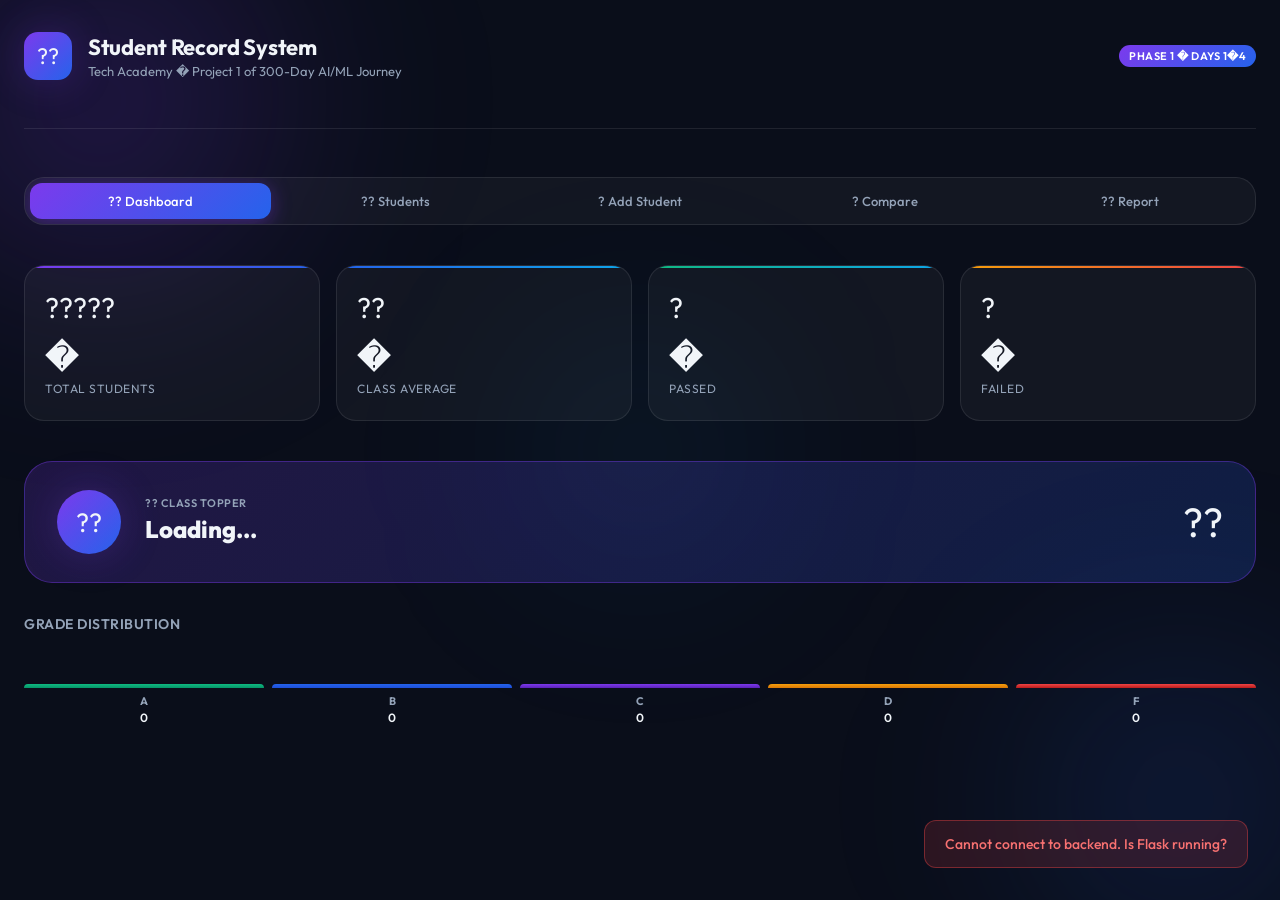
<file: phase1-python-oop/projects/project01-student-record/frontend/index.html>
<!DOCTYPE html>
<html lang="en">
<head>
  <meta charset="UTF-8" />
  <meta name="viewport" content="width=device-width, initial-scale=1.0" />
  <title>Student Record System � Tech Academy</title>
  <meta name="description" content="A modern student record system to manage, track, and analyze student performance at Tech Academy." />
  <link rel="preconnect" href="https://fonts.googleapis.com" />
  <link rel="preconnect" href="https://fonts.gstatic.com" crossorigin />
  <link href="https://fonts.googleapis.com/css2?family=Outfit:wght@300;400;500;600;700;800&display=swap" rel="stylesheet" />
  <style>
    :root {
      --bg-dark:       #0a0e1a;
      --bg-card:       rgba(255,255,255,0.04);
      --bg-card-hover: rgba(255,255,255,0.08);
      --border:        rgba(255,255,255,0.09);
      --border-bright: rgba(255,255,255,0.18);
      --accent-1:      #7c3aed;   /* violet */
      --accent-2:      #2563eb;   /* blue */
      --accent-3:      #0ea5e9;   /* sky */
      --accent-green:  #10b981;
      --accent-amber:  #f59e0b;
      --accent-red:    #ef4444;
      --text-primary:  #f1f5f9;
      --text-muted:    #94a3b8;
      --text-dim:      #64748b;
      --glow-violet:   0 0 40px rgba(124,58,237,0.25);
      --glow-blue:     0 0 40px rgba(37,99,235,0.25);
      --radius-md:     12px;
      --radius-lg:     20px;
      --radius-xl:     28px;
      --transition:    all 0.25s cubic-bezier(0.4,0,0.2,1);
    }

    *, *::before, *::after { box-sizing: border-box; margin: 0; padding: 0; }

    body {
      font-family: 'Outfit', sans-serif;
      background: var(--bg-dark);
      color: var(--text-primary);
      min-height: 100vh;
      overflow-x: hidden;
    }

    /* --- Background Orbs --- */
    .bg-orb {
      position: fixed;
      border-radius: 50%;
      filter: blur(100px);
      pointer-events: none;
      z-index: 0;
      animation: orbFloat 8s ease-in-out infinite;
    }
    .bg-orb-1 {
      width: 500px; height: 500px;
      background: radial-gradient(circle, rgba(124,58,237,0.3) 0%, transparent 70%);
      top: -150px; left: -150px;
      animation-delay: 0s;
    }
    .bg-orb-2 {
      width: 400px; height: 400px;
      background: radial-gradient(circle, rgba(37,99,235,0.25) 0%, transparent 70%);
      bottom: -100px; right: -100px;
      animation-delay: 4s;
    }
    .bg-orb-3 {
      width: 300px; height: 300px;
      background: radial-gradient(circle, rgba(14,165,233,0.15) 0%, transparent 70%);
      top: 50%; left: 50%;
      transform: translate(-50%,-50%);
      animation-delay: 2s;
    }
    @keyframes orbFloat {
      0%,100% { transform: translate(0,0); }
      50%      { transform: translate(20px,30px); }
    }

    /* --- Layout --- */
    .container {
      position: relative;
      z-index: 1;
      max-width: 1280px;
      margin: 0 auto;
      padding: 0 24px 80px;
    }

    /* --- Header --- */
    header {
      display: flex;
      align-items: center;
      justify-content: space-between;
      padding: 32px 0 48px;
      border-bottom: 1px solid var(--border);
      margin-bottom: 48px;
      flex-wrap: wrap;
      gap: 16px;
    }
    .header-brand { display: flex; align-items: center; gap: 16px; }
    .header-logo {
      width: 48px; height: 48px;
      background: linear-gradient(135deg, var(--accent-1), var(--accent-2));
      border-radius: 14px;
      display: flex; align-items: center; justify-content: center;
      font-size: 22px;
      box-shadow: var(--glow-violet);
    }
    .header-text h1 {
      font-size: 22px; font-weight: 700; letter-spacing: -0.3px;
    }
    .header-text p {
      font-size: 13px; color: var(--text-muted); margin-top: 2px;
    }
    .badge {
      background: linear-gradient(135deg, var(--accent-1), var(--accent-2));
      color: white;
      font-size: 11px; font-weight: 600;
      padding: 4px 10px; border-radius: 20px;
      text-transform: uppercase; letter-spacing: 0.5px;
    }

    /* --- Tabs --- */
    .tabs {
      display: flex; gap: 4px;
      background: var(--bg-card);
      border: 1px solid var(--border);
      border-radius: var(--radius-lg);
      padding: 5px;
      overflow-x: auto;
      margin-bottom: 40px;
    }
    .tab-btn {
      flex: 1; min-width: 100px;
      padding: 10px 16px;
      background: none; border: none;
      border-radius: 12px;
      color: var(--text-muted);
      font-family: 'Outfit', sans-serif;
      font-size: 13px; font-weight: 500;
      cursor: pointer;
      transition: var(--transition);
      white-space: nowrap;
      display: flex; align-items: center; justify-content: center; gap: 6px;
    }
    .tab-btn:hover { color: var(--text-primary); background: var(--bg-card-hover); }
    .tab-btn.active {
      background: linear-gradient(135deg, var(--accent-1), var(--accent-2));
      color: white;
      box-shadow: 0 4px 20px rgba(124,58,237,0.4);
    }

    /* --- Section --- */
    .section { display: none; animation: fadeIn 0.3s ease; }
    .section.active { display: block; }
    @keyframes fadeIn { from { opacity: 0; transform: translateY(8px); } to { opacity: 1; transform: translateY(0); } }

    /* --- Stats Grid --- */
    .stats-grid {
      display: grid;
      grid-template-columns: repeat(auto-fit, minmax(180px, 1fr));
      gap: 16px;
      margin-bottom: 40px;
    }
    .stat-card {
      background: var(--bg-card);
      border: 1px solid var(--border);
      border-radius: var(--radius-lg);
      padding: 24px 20px;
      transition: var(--transition);
      position: relative;
      overflow: hidden;
    }
    .stat-card::before {
      content: '';
      position: absolute;
      top: 0; left: 0; right: 0;
      height: 2px;
      border-radius: 2px;
    }
    .stat-card.violet::before { background: linear-gradient(90deg, var(--accent-1), var(--accent-2)); }
    .stat-card.sky::before    { background: linear-gradient(90deg, var(--accent-2), var(--accent-3)); }
    .stat-card.green::before  { background: linear-gradient(90deg, var(--accent-green), var(--accent-3)); }
    .stat-card.amber::before  { background: linear-gradient(90deg, var(--accent-amber), var(--accent-red)); }
    .stat-card:hover { border-color: var(--border-bright); transform: translateY(-2px); box-shadow: 0 12px 32px rgba(0,0,0,0.3); }
    .stat-icon { font-size: 28px; margin-bottom: 12px; }
    .stat-value { font-size: 32px; font-weight: 800; letter-spacing: -1px; }
    .stat-label { font-size: 12px; color: var(--text-muted); margin-top: 4px; text-transform: uppercase; letter-spacing: 0.5px; }

    /* --- Grade Distribution Bar --- */
    .grade-bar-wrap { margin-bottom: 40px; }
    .grade-bar-title { font-size: 14px; font-weight: 600; color: var(--text-muted); margin-bottom: 12px; text-transform: uppercase; letter-spacing: 0.5px; }
    .grade-bars { display: flex; gap: 8px; align-items: flex-end; height: 80px; }
    .grade-bar-col { display: flex; flex-direction: column; align-items: center; flex: 1; }
    .grade-bar-fill {
      width: 100%; border-radius: 6px 6px 0 0;
      min-height: 4px;
      transition: height 0.8s cubic-bezier(0.4,0,0.2,1);
    }
    .grade-bar-fill.A { background: linear-gradient(180deg, #10b981, #059669); }
    .grade-bar-fill.B { background: linear-gradient(180deg, #2563eb, #1d4ed8); }
    .grade-bar-fill.C { background: linear-gradient(180deg, #7c3aed, #5b21b6); }
    .grade-bar-fill.D { background: linear-gradient(180deg, #f59e0b, #d97706); }
    .grade-bar-fill.F { background: linear-gradient(180deg, #ef4444, #b91c1c); }
    .grade-bar-label { font-size: 11px; font-weight: 700; margin-top: 6px; color: var(--text-muted); }
    .grade-bar-count { font-size: 12px; font-weight: 600; color: var(--text-primary); margin-top: 2px; }

    /* --- Search Bar --- */
    .search-row {
      display: flex; gap: 12px; margin-bottom: 24px; flex-wrap: wrap;
    }
    .search-wrap {
      position: relative; flex: 1; min-width: 240px;
    }
    .search-icon {
      position: absolute; left: 16px; top: 50%; transform: translateY(-50%);
      color: var(--text-dim); font-size: 16px; pointer-events: none;
    }
    input[type="text"], input[type="number"], select {
      background: var(--bg-card);
      border: 1px solid var(--border);
      border-radius: var(--radius-md);
      color: var(--text-primary);
      font-family: 'Outfit', sans-serif;
      font-size: 14px;
      padding: 12px 16px;
      outline: none;
      transition: var(--transition);
      width: 100%;
    }
    input[type="text"]:focus, input[type="number"]:focus, select:focus {
      border-color: var(--accent-1);
      box-shadow: 0 0 0 3px rgba(124,58,237,0.2);
    }
    .search-wrap input { padding-left: 44px; }
    select option { background: #1e2035; }

    /* --- Buttons --- */
    .btn {
      display: inline-flex; align-items: center; gap: 8px;
      padding: 11px 20px;
      border: none; border-radius: var(--radius-md);
      font-family: 'Outfit', sans-serif;
      font-size: 13px; font-weight: 600;
      cursor: pointer;
      transition: var(--transition);
      white-space: nowrap;
    }
    .btn-primary {
      background: linear-gradient(135deg, var(--accent-1), var(--accent-2));
      color: white;
      box-shadow: 0 4px 20px rgba(124,58,237,0.4);
    }
    .btn-primary:hover { transform: translateY(-1px); box-shadow: 0 8px 30px rgba(124,58,237,0.5); }
    .btn-secondary {
      background: var(--bg-card);
      border: 1px solid var(--border);
      color: var(--text-primary);
    }
    .btn-secondary:hover { border-color: var(--border-bright); background: var(--bg-card-hover); }
    .btn-danger {
      background: rgba(239,68,68,0.1);
      border: 1px solid rgba(239,68,68,0.3);
      color: #f87171;
    }
    .btn-danger:hover { background: rgba(239,68,68,0.2); border-color: rgba(239,68,68,0.6); }
    .btn-green {
      background: rgba(16,185,129,0.15);
      border: 1px solid rgba(16,185,129,0.3);
      color: #34d399;
    }
    .btn-green:hover { background: rgba(16,185,129,0.25); }
    .btn-sm { padding: 7px 12px; font-size: 12px; }

    /* --- Student Table --- */
    .table-wrap {
      background: var(--bg-card);
      border: 1px solid var(--border);
      border-radius: var(--radius-lg);
      overflow: hidden;
    }
    table { width: 100%; border-collapse: collapse; }
    thead tr { border-bottom: 1px solid var(--border); }
    thead th {
      padding: 14px 16px;
      text-align: left;
      font-size: 11px; font-weight: 600;
      color: var(--text-dim);
      text-transform: uppercase; letter-spacing: 0.7px;
    }
    tbody tr {
      border-bottom: 1px solid var(--border);
      transition: var(--transition);
    }
    tbody tr:last-child { border-bottom: none; }
    tbody tr:hover { background: var(--bg-card-hover); }
    td { padding: 14px 16px; font-size: 14px; }

    /* --- Grade Pill --- */
    .grade-pill {
      display: inline-flex; align-items: center; justify-content: center;
      width: 28px; height: 28px;
      border-radius: 8px;
      font-size: 12px; font-weight: 700;
    }
    .grade-A { background: rgba(16,185,129,0.2); color: #34d399; }
    .grade-B { background: rgba(37,99,235,0.2); color: #60a5fa; }
    .grade-C { background: rgba(124,58,237,0.2); color: #a78bfa; }
    .grade-D { background: rgba(245,158,11,0.2); color: #fbbf24; }
    .grade-F { background: rgba(239,68,68,0.2); color: #f87171; }

    .status-pill {
      display: inline-block;
      padding: 3px 10px; border-radius: 20px;
      font-size: 11px; font-weight: 600;
    }
    .status-Pass { background: rgba(16,185,129,0.15); color: #34d399; }
    .status-Fail { background: rgba(239,68,68,0.15); color: #f87171; }

    .section-tag {
      display: inline-block;
      background: rgba(124,58,237,0.15);
      color: #a78bfa;
      border: 1px solid rgba(124,58,237,0.3);
      padding: 2px 8px; border-radius: 6px;
      font-size: 11px; font-weight: 600;
    }

    .avg-bar-wrap { display: flex; align-items: center; gap: 8px; min-width: 140px; }
    .avg-bar-bg {
      flex: 1; height: 6px; background: rgba(255,255,255,0.05);
      border-radius: 3px; overflow: hidden;
    }
    .avg-bar-fill {
      height: 100%; border-radius: 3px;
      background: linear-gradient(90deg, var(--accent-1), var(--accent-3));
      transition: width 0.6s cubic-bezier(0.4,0,0.2,1);
    }
    .avg-text { font-size: 13px; font-weight: 600; min-width: 36px; }

    /* --- Add Student Form --- */
    .form-card {
      background: var(--bg-card);
      border: 1px solid var(--border);
      border-radius: var(--radius-xl);
      padding: 36px;
      max-width: 560px;
    }
    .form-title {
      font-size: 20px; font-weight: 700; margin-bottom: 8px;
    }
    .form-subtitle {
      font-size: 13px; color: var(--text-muted); margin-bottom: 32px;
    }
    .form-grid { display: grid; gap: 16px; }
    .form-group { display: flex; flex-direction: column; gap: 6px; }
    .form-label { font-size: 12px; font-weight: 600; color: var(--text-muted); text-transform: uppercase; letter-spacing: 0.5px; }
    .marks-hint { font-size: 11px; color: var(--text-dim); margin-top: 4px; }

    .success-toast, .error-toast {
      position: fixed; bottom: 32px; right: 32px;
      padding: 14px 20px;
      border-radius: var(--radius-md);
      font-size: 14px; font-weight: 500;
      z-index: 1000;
      animation: slideInToast 0.3s ease;
      max-width: 360px;
    }
    .success-toast {
      background: rgba(16,185,129,0.15);
      border: 1px solid rgba(16,185,129,0.4);
      color: #34d399;
    }
    .error-toast {
      background: rgba(239,68,68,0.15);
      border: 1px solid rgba(239,68,68,0.4);
      color: #f87171;
    }
    @keyframes slideInToast {
      from { opacity: 0; transform: translateY(20px); }
      to   { opacity: 1; transform: translateY(0); }
    }

    /* --- Compare Section --- */
    .compare-card {
      background: var(--bg-card);
      border: 1px solid var(--border);
      border-radius: var(--radius-xl);
      padding: 36px;
    }
    .compare-grid { display: grid; grid-template-columns: 1fr auto 1fr; gap: 20px; align-items: center; margin-top: 24px; }
    .vs-badge {
      width: 44px; height: 44px;
      background: linear-gradient(135deg, var(--accent-1), var(--accent-2));
      border-radius: 50%;
      display: flex; align-items: center; justify-content: center;
      font-size: 13px; font-weight: 800;
      box-shadow: var(--glow-violet);
    }
    .compare-result {
      margin-top: 24px;
      padding: 20px;
      background: rgba(124,58,237,0.1);
      border: 1px solid rgba(124,58,237,0.3);
      border-radius: var(--radius-md);
      font-size: 16px; font-weight: 600;
      text-align: center;
      color: #a78bfa;
      display: none;
    }

    /* --- Report Tab --- */
    .report-controls { display: flex; gap: 12px; margin-bottom: 24px; flex-wrap: wrap; align-items: center; }

    /* --- Rank Medal --- */
    .rank-medal { font-size: 16px; }

    /* --- Empty State --- */
    .empty-state {
      text-align: center; padding: 80px 20px;
      color: var(--text-dim);
    }
    .empty-state-icon { font-size: 48px; margin-bottom: 16px; opacity: 0.5; }
    .empty-state p { font-size: 15px; }

    /* --- Loading --- */
    .spinner {
      width: 20px; height: 20px;
      border: 2px solid rgba(255,255,255,0.2);
      border-top-color: white;
      border-radius: 50%;
      animation: spin 0.6s linear infinite;
      display: inline-block;
    }
    @keyframes spin { to { transform: rotate(360deg); } }

    /* --- Topper Highlight --- */
    .topper-card {
      background: linear-gradient(135deg, rgba(124,58,237,0.2), rgba(37,99,235,0.2));
      border: 1px solid rgba(124,58,237,0.4);
      border-radius: var(--radius-xl);
      padding: 28px 32px;
      margin-bottom: 32px;
      display: flex; align-items: center; gap: 24px;
      flex-wrap: wrap;
    }
    .topper-avatar {
      width: 64px; height: 64px;
      background: linear-gradient(135deg, var(--accent-1), var(--accent-2));
      border-radius: 50%;
      display: flex; align-items: center; justify-content: center;
      font-size: 26px;
      box-shadow: var(--glow-violet);
      flex-shrink: 0;
    }
    .topper-info { flex: 1; }
    .topper-label { font-size: 11px; font-weight: 600; color: var(--text-muted); text-transform: uppercase; letter-spacing: 0.5px; margin-bottom: 4px; }
    .topper-name { font-size: 24px; font-weight: 800; }
    .topper-avg { font-size: 14px; color: #a78bfa; margin-top: 4px; }
    .topper-crown { font-size: 40px; }

    /* --- Responsive --- */
    @media (max-width: 640px) {
      .compare-grid { grid-template-columns: 1fr; }
      .vs-badge { margin: 0 auto; }
      .form-card { padding: 24px; }
      .topper-card { flex-direction: column; text-align: center; }
    }
  </style>
</head>
<body>

<!-- Background orbs -->
<div class="bg-orb bg-orb-1"></div>
<div class="bg-orb bg-orb-2"></div>
<div class="bg-orb bg-orb-3"></div>

<div class="container">

  <!-- Header -->
  <header>
    <div class="header-brand">
      <div class="header-logo">??</div>
      <div class="header-text">
        <h1>Student Record System</h1>
        <p>Tech Academy � Project 1 of 300-Day AI/ML Journey</p>
      </div>
    </div>
    <span class="badge">Phase 1 � Days 1�4</span>
  </header>

  <!-- Tabs -->
  <nav class="tabs" role="tablist">
    <button class="tab-btn active" id="tab-dashboard" onclick="switchTab('dashboard')" role="tab">?? Dashboard</button>
    <button class="tab-btn" id="tab-students" onclick="switchTab('students')" role="tab">?? Students</button>
    <button class="tab-btn" id="tab-add" onclick="switchTab('add')" role="tab">? Add Student</button>
    <button class="tab-btn" id="tab-compare" onclick="switchTab('compare')" role="tab">? Compare</button>
    <button class="tab-btn" id="tab-report" onclick="switchTab('report')" role="tab">?? Report</button>
  </nav>

  <!-- -------------------------------------- DASHBOARD -- -->
  <section class="section active" id="sec-dashboard">

    <!-- Stats -->
    <div class="stats-grid" id="stats-grid">
      <div class="stat-card violet">
        <div class="stat-icon">?????</div>
        <div class="stat-value" id="stat-total">�</div>
        <div class="stat-label">Total Students</div>
      </div>
      <div class="stat-card sky">
        <div class="stat-icon">??</div>
        <div class="stat-value" id="stat-avg">�</div>
        <div class="stat-label">Class Average</div>
      </div>
      <div class="stat-card green">
        <div class="stat-icon">?</div>
        <div class="stat-value" id="stat-pass">�</div>
        <div class="stat-label">Passed</div>
      </div>
      <div class="stat-card amber">
        <div class="stat-icon">?</div>
        <div class="stat-value" id="stat-fail">�</div>
        <div class="stat-label">Failed</div>
      </div>
    </div>

    <!-- Topper -->
    <div class="topper-card" id="topper-card">
      <div class="topper-avatar">??</div>
      <div class="topper-info">
        <div class="topper-label">?? Class Topper</div>
        <div class="topper-name" id="topper-name">Loading...</div>
        <div class="topper-avg" id="topper-avg"></div>
      </div>
      <div class="topper-crown">??</div>
    </div>

    <!-- Grade Distribution -->
    <div class="grade-bar-wrap">
      <div class="grade-bar-title">Grade Distribution</div>
      <div class="grade-bars" id="grade-bars">
        <div class="grade-bar-col">
          <div class="grade-bar-fill A" id="bar-A" style="height:0"></div>
          <div class="grade-bar-label">A</div>
          <div class="grade-bar-count" id="cnt-A">0</div>
        </div>
        <div class="grade-bar-col">
          <div class="grade-bar-fill B" id="bar-B" style="height:0"></div>
          <div class="grade-bar-label">B</div>
          <div class="grade-bar-count" id="cnt-B">0</div>
        </div>
        <div class="grade-bar-col">
          <div class="grade-bar-fill C" id="bar-C" style="height:0"></div>
          <div class="grade-bar-label">C</div>
          <div class="grade-bar-count" id="cnt-C">0</div>
        </div>
        <div class="grade-bar-col">
          <div class="grade-bar-fill D" id="bar-D" style="height:0"></div>
          <div class="grade-bar-label">D</div>
          <div class="grade-bar-count" id="cnt-D">0</div>
        </div>
        <div class="grade-bar-col">
          <div class="grade-bar-fill F" id="bar-F" style="height:0"></div>
          <div class="grade-bar-label">F</div>
          <div class="grade-bar-count" id="cnt-F">0</div>
        </div>
      </div>
    </div>

  </section>

  <!-- -------------------------------------- STUDENTS -- -->
  <section class="section" id="sec-students">

    <div class="search-row">
      <div class="search-wrap">
        <span class="search-icon">??</span>
        <input type="text" id="search-input" placeholder="Search student by name�" oninput="filterStudents()" />
      </div>
      <select id="filter-section" onchange="filterStudents()">
        <option value="">All Sections</option>
        <option value="A">Section A</option>
        <option value="B">Section B</option>
        <option value="C">Section C</option>
      </select>
      <button class="btn btn-primary" onclick="loadStudents()">?? Refresh</button>
    </div>

    <div class="table-wrap">
      <table id="students-table">
        <thead>
          <tr>
            <th>#</th>
            <th>Name</th>
            <th>Section</th>
            <th>Marks</th>
            <th>Average</th>
            <th>Grade</th>
            <th>Status</th>
            <th>Actions</th>
          </tr>
        </thead>
        <tbody id="students-tbody">
          <tr><td colspan="8" style="text-align:center;padding:40px;color:var(--text-dim)"><div class="spinner"></div></td></tr>
        </tbody>
      </table>
    </div>

  </section>

  <!-- -------------------------------------- ADD STUDENT -- -->
  <section class="section" id="sec-add">
    <div class="form-card">
      <div class="form-title">? Add New Student</div>
      <div class="form-subtitle">Your Python <code style="background:rgba(255,255,255,0.07);padding:2px 6px;border-radius:4px">create_student()</code> function powers this!</div>

      <form class="form-grid" id="add-form" onsubmit="addStudent(event)">
        <div class="form-group">
          <label class="form-label" for="new-name">Student Name</label>
          <input type="text" id="new-name" placeholder="e.g. Riya Sharma" required />
        </div>

        <div class="form-group">
          <label class="form-label" for="new-section">Section</label>
          <select id="new-section">
            <option value="A">Section A</option>
            <option value="B">Section B</option>
            <option value="C">Section C</option>
          </select>
        </div>

        <div class="form-group">
          <label class="form-label" for="new-marks">Marks (comma-separated)</label>
          <input type="text" id="new-marks" placeholder="e.g. 85, 90, 78" required />
          <div class="marks-hint">Enter marks for each subject separated by commas</div>
        </div>

        <button type="submit" class="btn btn-primary" id="add-btn" style="margin-top:8px">
          ? Add Student
        </button>
      </form>
    </div>
  </section>

  <!-- -------------------------------------- COMPARE -- -->
  <section class="section" id="sec-compare">
    <div class="compare-card">
      <div class="form-title">? Compare Students</div>
      <div class="form-subtitle">Uses your Day 3 <code style="background:rgba(255,255,255,0.07);padding:2px 6px;border-radius:4px">compare_students()</code> function</div>

      <div class="compare-grid">
        <div class="form-group">
          <label class="form-label">Student A</label>
          <input type="text" id="compare-a" placeholder="e.g. Uday" />
        </div>
        <div class="vs-badge">VS</div>
        <div class="form-group">
          <label class="form-label">Student B</label>
          <input type="text" id="compare-b" placeholder="e.g. Sneha" />
        </div>
      </div>

      <button class="btn btn-primary" style="margin-top:20px" onclick="doCompare()">? Compare Now</button>

      <div class="compare-result" id="compare-result"></div>
    </div>
  </section>

  <!-- -------------------------------------- REPORT -- -->
  <section class="section" id="sec-report">

    <div class="report-controls">
      <select id="report-section" onchange="loadReport()">
        <option value="">All Sections</option>
        <option value="A">Section A</option>
        <option value="B">Section B</option>
        <option value="C">Section C</option>
      </select>
      <button class="btn btn-green" onclick="exportCSV()">?? Export CSV</button>
      <button class="btn btn-secondary" onclick="loadReport()">?? Refresh</button>
    </div>

    <div class="table-wrap">
      <table>
        <thead>
          <tr>
            <th>Rank</th>
            <th>Name</th>
            <th>Section</th>
            <th>Average</th>
            <th>Grade</th>
            <th>Status</th>
          </tr>
        </thead>
        <tbody id="report-tbody">
          <tr><td colspan="6" style="text-align:center;padding:40px;color:var(--text-dim)"><div class="spinner"></div></td></tr>
        </tbody>
      </table>
    </div>

  </section>

</div><!-- /container -->

<!-- Toast container -->
<div id="toast-container"></div>

<script>
const API = "http://localhost:5000/api";

// --------------- TAB SWITCHING ---------------
function switchTab(name) {
  document.querySelectorAll(".tab-btn").forEach(b => b.classList.remove("active"));
  document.querySelectorAll(".section").forEach(s => s.classList.remove("active"));
  document.getElementById("tab-" + name).classList.add("active");
  document.getElementById("sec-" + name).classList.add("active");

  if (name === "dashboard") { loadStats(); }
  if (name === "students")  { loadStudents(); }
  if (name === "report")    { loadReport(); }
}

// --------------- TOAST ---------------
function showToast(msg, type = "success") {
  const t = document.createElement("div");
  t.className = type === "success" ? "success-toast" : "error-toast";
  t.textContent = msg;
  document.getElementById("toast-container").appendChild(t);
  setTimeout(() => t.remove(), 3500);
}

// --------------- STATS / DASHBOARD ---------------
let _allStudents = [];

async function loadStats() {
  try {
    const [stats, topper] = await Promise.all([
      fetch(`${API}/stats`).then(r => r.json()),
      fetch(`${API}/topper`).then(r => r.json()),
    ]);

    animateNumber("stat-total", stats.count);
    animateNumber("stat-avg", stats.avg_of_avgs, true);
    animateNumber("stat-pass", stats.pass_count);
    animateNumber("stat-fail", stats.fail_count);

    document.getElementById("topper-name").textContent = stats.topper || "�";
    document.getElementById("topper-avg").textContent = topper.avg
      ? `Average: ${topper.avg}  �  Grade: ${topper.grade}`
      : "";

    // Grade bars
    const gradeData = stats.grade_distribution || {};
    const maxCount = Math.max(...Object.values(gradeData), 1);
    const maxHeight = 60; // px
    ["A","B","C","D","F"].forEach(g => {
      const count = gradeData[g] || 0;
      const height = Math.round((count / maxCount) * maxHeight);
      document.getElementById("bar-" + g).style.height = height + "px";
      document.getElementById("cnt-" + g).textContent = count;
    });

  } catch (e) {
    showToast("Cannot connect to backend. Is Flask running?", "error");
  }
}

function animateNumber(id, target, isFloat = false) {
  const el = document.getElementById(id);
  const start = 0;
  const duration = 700;
  const startTime = performance.now();
  function update(now) {
    const t = Math.min((now - startTime) / duration, 1);
    const ease = 1 - Math.pow(1 - t, 3);
    const val = start + (target - start) * ease;
    el.textContent = isFloat ? val.toFixed(1) : Math.round(val);
    if (t < 1) requestAnimationFrame(update);
  }
  requestAnimationFrame(update);
}

// --------------- STUDENTS ---------------
async function loadStudents() {
  try {
    const data = await fetch(`${API}/students`).then(r => r.json());
    _allStudents = data;
    renderStudents(data);
  } catch (e) {
    document.getElementById("students-tbody").innerHTML =
      `<tr><td colspan="8" style="text-align:center;padding:40px;color:var(--accent-red)">?? Failed to load. Is Flask running?</td></tr>`;
  }
}

function renderStudents(list) {
  const tbody = document.getElementById("students-tbody");
  if (!list.length) {
    tbody.innerHTML = `<tr><td colspan="8"><div class="empty-state"><div class="empty-state-icon">??</div><p>No students found.</p></div></td></tr>`;
    return;
  }
  tbody.innerHTML = list.map((s, i) => `
    <tr id="row-${s.name}">
      <td style="color:var(--text-dim);font-size:12px">${i + 1}</td>
      <td style="font-weight:600">${s.name}</td>
      <td><span class="section-tag">${s.section}</span></td>
      <td style="color:var(--text-muted);font-size:12px">${(s.marks || []).join(", ")}</td>
      <td>
        <div class="avg-bar-wrap">
          <div class="avg-bar-bg">
            <div class="avg-bar-fill" style="width:${s.avg}%"></div>
          </div>
          <span class="avg-text">${s.avg}</span>
        </div>
      </td>
      <td><span class="grade-pill grade-${s.grade}">${s.grade}</span></td>
      <td><span class="status-pill status-${s.status}">${s.status}</span></td>
      <td>
        <div style="display:flex;gap:6px">
          <button class="btn btn-sm btn-danger" onclick="deleteStudent('${s.name}')">??</button>
        </div>
      </td>
    </tr>
  `).join("");
}

function filterStudents() {
  const q = document.getElementById("search-input").value.toLowerCase();
  const sec = document.getElementById("filter-section").value;
  const filtered = _allStudents.filter(s => {
    const matchName = s.name.toLowerCase().includes(q);
    const matchSec  = !sec || s.section === sec;
    return matchName && matchSec;
  });
  renderStudents(filtered);
}

async function deleteStudent(name) {
  if (!confirm(`Delete student "${name}"?`)) return;
  try {
    const res = await fetch(`${API}/students/${encodeURIComponent(name)}`, { method: "DELETE" });
    const data = await res.json();
    if (res.ok) {
      showToast(`? ${data.message}`);
      loadStudents();
      loadStats();
    } else {
      showToast("? " + data.error, "error");
    }
  } catch (e) {
    showToast("? Error connecting to backend", "error");
  }
}

// --------------- ADD STUDENT ---------------
async function addStudent(e) {
  e.preventDefault();
  const name    = document.getElementById("new-name").value.trim();
  const section = document.getElementById("new-section").value;
  const marksRaw = document.getElementById("new-marks").value;
  const marks   = marksRaw.split(",").map(m => parseFloat(m.trim())).filter(m => !isNaN(m));

  if (!name) { showToast("Name is required", "error"); return; }
  if (!marks.length) { showToast("Enter valid marks", "error"); return; }

  const btn = document.getElementById("add-btn");
  btn.innerHTML = '<div class="spinner"></div> Adding�';
  btn.disabled = true;

  try {
    const res = await fetch(`${API}/students`, {
      method: "POST",
      headers: { "Content-Type": "application/json" },
      body: JSON.stringify({ name, marks, section }),
    });
    const data = await res.json();
    if (res.ok) {
      showToast(`?? ${data.name} added! Average: ${data.avg} (${data.grade})`);
      document.getElementById("add-form").reset();
    } else {
      showToast("? " + data.error, "error");
    }
  } catch (e) {
    showToast("? Error connecting to backend", "error");
  } finally {
    btn.innerHTML = "? Add Student";
    btn.disabled = false;
  }
}

// --------------- COMPARE ---------------
async function doCompare() {
  const a = document.getElementById("compare-a").value.trim();
  const b = document.getElementById("compare-b").value.trim();
  if (!a || !b) { showToast("Enter both student names", "error"); return; }

  try {
    const res = await fetch(`${API}/compare?a=${encodeURIComponent(a)}&b=${encodeURIComponent(b)}`);
    const data = await res.json();
    const el = document.getElementById("compare-result");
    if (res.ok) {
      el.textContent = data.result;
      el.style.display = "block";
    } else {
      showToast("? " + data.error, "error");
      el.style.display = "none";
    }
  } catch (e) {
    showToast("? Error connecting to backend", "error");
  }
}

// --------------- REPORT ---------------
async function loadReport() {
  const sec = document.getElementById("report-section").value;
  const url = sec ? `${API}/report?section=${sec}` : `${API}/report`;
  try {
    const data = await fetch(url).then(r => r.json());
    const medals = ["??","??","??"];
    document.getElementById("report-tbody").innerHTML = data.map(r => `
      <tr>
        <td><span class="rank-medal">${medals[r.rank-1] || ""}</span> ${r.rank}</td>
        <td style="font-weight:600">${r.name}</td>
        <td><span class="section-tag">${r.section}</span></td>
        <td>
          <div class="avg-bar-wrap">
            <div class="avg-bar-bg">
              <div class="avg-bar-fill" style="width:${r.avg}%"></div>
            </div>
            <span class="avg-text">${r.avg}</span>
          </div>
        </td>
        <td><span class="grade-pill grade-${r.grade}">${r.grade}</span></td>
        <td><span class="status-pill status-${r.status}">${r.status}</span></td>
      </tr>
    `).join("");
  } catch (e) {
    document.getElementById("report-tbody").innerHTML =
      `<tr><td colspan="6" style="text-align:center;padding:40px;color:var(--accent-red)">?? Failed to load</td></tr>`;
  }
}

async function exportCSV() {
  const sec = document.getElementById("report-section").value;
  const url = sec ? `${API}/export?section=${sec}` : `${API}/export`;
  const a = document.createElement("a");
  a.href = url;
  a.download = "student_report.csv";
  a.click();
  showToast("?? CSV export started!");
}

// --------------- INIT ---------------
loadStats();
</script>
</body>
</html>
</file>
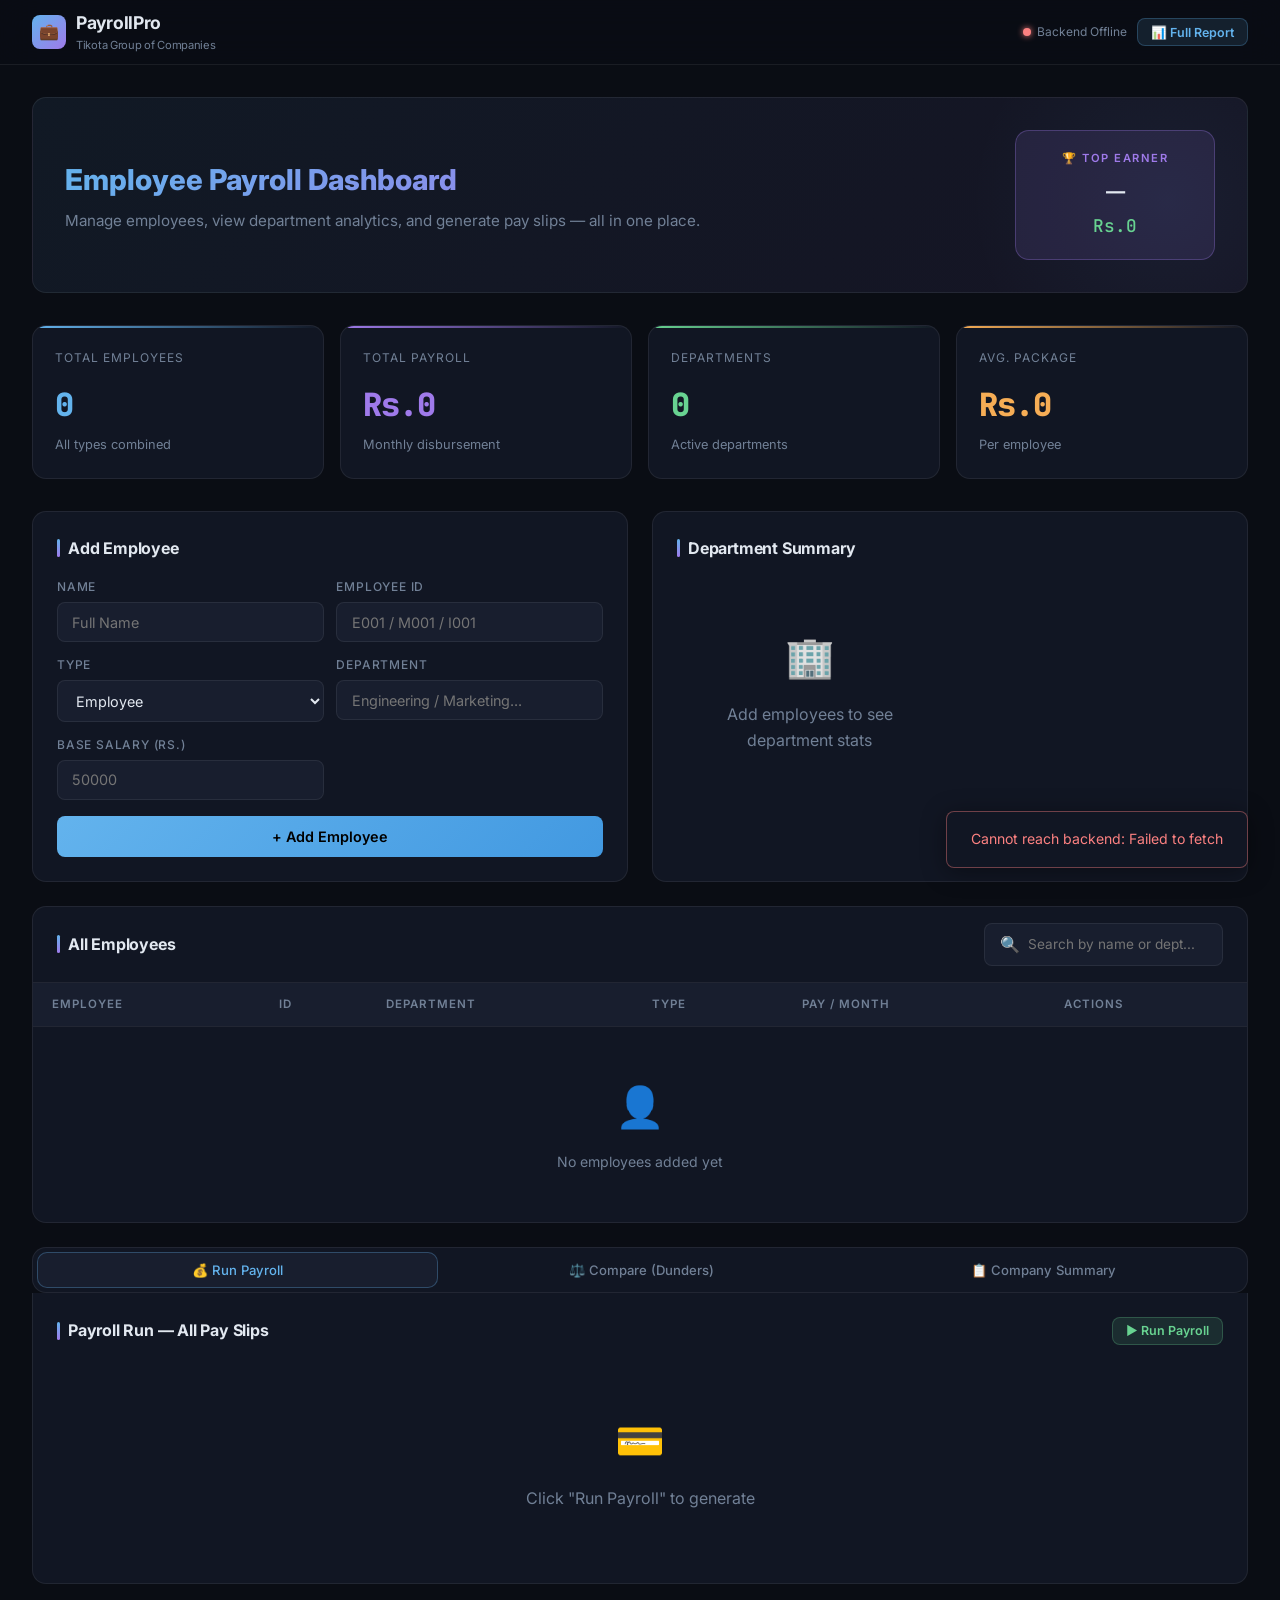
<file: phase1-python-oop/projects/project02-employee-payroll/frontend/index.html>
<!DOCTYPE html>
<html lang="en">
<head>
  <meta charset="UTF-8" />
  <meta name="viewport" content="width=device-width, initial-scale=1.0" />
  <title>PayrollPro — Employee Payroll Dashboard</title>
  <meta name="description" content="Tikota Group of Companies — Employee payroll management system with department analytics, pay slips, and salary reports." />
  <link rel="preconnect" href="https://fonts.googleapis.com" />
  <link href="https://fonts.googleapis.com/css2?family=Inter:wght@300;400;500;600;700;800&family=JetBrains+Mono:wght@400;500&display=swap" rel="stylesheet" />
  <style>
    /* ── DESIGN TOKENS ── */
    :root {
      --bg:          #0a0d14;
      --surface:     #111623;
      --surface2:    #181e2e;
      --border:      rgba(255,255,255,0.07);
      --border-glow: rgba(99,179,237,0.3);

      --accent:      #63b3ed;
      --accent2:     #9f7aea;
      --green:       #68d391;
      --amber:       #f6ad55;
      --red:         #fc8181;
      --teal:        #4fd1c5;

      --text:        #e2e8f0;
      --text-muted:  #718096;
      --text-dim:    #4a5568;

      --radius:      14px;
      --radius-sm:   8px;
      --shadow:      0 4px 24px rgba(0,0,0,0.4);
      --shadow-glow: 0 0 40px rgba(99,179,237,0.08);
    }

    * { box-sizing: border-box; margin: 0; padding: 0; }

    body {
      font-family: 'Inter', sans-serif;
      background: var(--bg);
      color: var(--text);
      min-height: 100vh;
      line-height: 1.6;
    }

    /* ── SCROLLBAR ── */
    ::-webkit-scrollbar { width: 6px; }
    ::-webkit-scrollbar-track { background: var(--bg); }
    ::-webkit-scrollbar-thumb { background: var(--border-glow); border-radius: 99px; }

    /* ── HEADER ── */
    header {
      position: sticky; top: 0; z-index: 100;
      background: rgba(10,13,20,0.85);
      backdrop-filter: blur(20px);
      border-bottom: 1px solid var(--border);
      padding: 0 2rem;
    }
    .header-inner {
      max-width: 1280px; margin: 0 auto; height: 64px;
      display: flex; align-items: center; justify-content: space-between;
    }
    .logo { display: flex; align-items: center; gap: 10px; font-weight: 700; font-size: 1.1rem; letter-spacing: -0.3px; }
    .logo-icon {
      width: 34px; height: 34px;
      background: linear-gradient(135deg, var(--accent), var(--accent2));
      border-radius: 8px; display: flex; align-items: center; justify-content: center; font-size: 16px;
    }
    .logo-sub { font-size: 0.7rem; color: var(--text-muted); font-weight: 400; }
    .header-actions { display: flex; gap: 10px; align-items: center; }

    /* ── STATUS DOT ── */
    .api-status {
      display: flex; align-items: center; gap: 6px;
      font-size: 0.75rem; color: var(--text-muted);
    }
    .status-dot {
      width: 8px; height: 8px; border-radius: 50%;
      background: var(--text-dim); transition: background 0.3s;
    }
    .status-dot.online  { background: var(--green); box-shadow: 0 0 6px var(--green); }
    .status-dot.offline { background: var(--red);   box-shadow: 0 0 6px var(--red); }

    /* ── LAYOUT ── */
    main { max-width: 1280px; margin: 0 auto; padding: 2rem; }

    /* ── HERO ── */
    .hero {
      background: linear-gradient(135deg, rgba(99,179,237,0.08) 0%, rgba(159,122,234,0.08) 100%);
      border: 1px solid var(--border); border-radius: var(--radius);
      padding: 2rem; margin-bottom: 2rem;
      display: flex; align-items: center; justify-content: space-between; gap: 2rem;
      position: relative; overflow: hidden;
    }
    .hero::before {
      content: ''; position: absolute; top: -50%; right: -10%;
      width: 400px; height: 400px;
      background: radial-gradient(circle, rgba(99,179,237,0.06) 0%, transparent 70%);
      pointer-events: none;
    }
    .hero-text h1 {
      font-size: 1.8rem; font-weight: 800;
      background: linear-gradient(135deg, var(--accent), var(--accent2));
      -webkit-background-clip: text; background-clip: text;
      -webkit-text-fill-color: transparent; margin-bottom: 0.4rem;
    }
    .hero-text p { color: var(--text-muted); font-size: 0.95rem; }

    .top-earner-badge {
      background: rgba(159,122,234,0.12); border: 1px solid rgba(159,122,234,0.3);
      border-radius: var(--radius); padding: 1.2rem 1.8rem;
      text-align: center; min-width: 200px; position: relative; z-index: 1;
    }
    .top-earner-badge .badge-label { font-size: 0.7rem; text-transform: uppercase; letter-spacing: 1.5px; color: var(--accent2); font-weight: 600; margin-bottom: 0.5rem; }
    .top-earner-badge .badge-name  { font-size: 1.2rem; font-weight: 700; margin-bottom: 0.3rem; }
    .top-earner-badge .badge-pay   { font-family: 'JetBrains Mono', monospace; font-size: 1.1rem; color: var(--green); font-weight: 500; }

    /* ── STATS GRID ── */
    .stats-grid { display: grid; grid-template-columns: repeat(4, 1fr); gap: 1rem; margin-bottom: 2rem; }
    .stat-card {
      background: var(--surface); border: 1px solid var(--border);
      border-radius: var(--radius); padding: 1.4rem;
      position: relative; overflow: hidden; transition: border-color 0.2s, transform 0.2s;
    }
    .stat-card:hover { border-color: var(--border-glow); transform: translateY(-2px); }
    .stat-card::after {
      content: ''; position: absolute; top: 0; left: 0; right: 0; height: 2px;
      border-radius: var(--radius) var(--radius) 0 0;
    }
    .stat-card.blue::after   { background: linear-gradient(90deg, var(--accent),  transparent); }
    .stat-card.purple::after { background: linear-gradient(90deg, var(--accent2), transparent); }
    .stat-card.green::after  { background: linear-gradient(90deg, var(--green),   transparent); }
    .stat-card.amber::after  { background: linear-gradient(90deg, var(--amber),   transparent); }
    .stat-label { font-size: 0.75rem; text-transform: uppercase; letter-spacing: 1px; color: var(--text-muted); margin-bottom: 0.7rem; }
    .stat-value { font-size: 2rem; font-weight: 800; font-family: 'JetBrains Mono', monospace; letter-spacing: -1px; }
    .stat-value.blue   { color: var(--accent); }
    .stat-value.purple { color: var(--accent2); }
    .stat-value.green  { color: var(--green); }
    .stat-value.amber  { color: var(--amber); }
    .stat-sub { font-size: 0.8rem; color: var(--text-muted); margin-top: 0.3rem; }

    /* ── SECTION TITLES ── */
    .section-title {
      font-size: 1rem; font-weight: 700; letter-spacing: -0.2px;
      margin-bottom: 1rem; display: flex; align-items: center; gap: 8px;
    }
    .section-title::before {
      content: ''; width: 3px; height: 18px;
      background: linear-gradient(to bottom, var(--accent), var(--accent2));
      border-radius: 2px;
    }

    /* ── TWO-COLUMN ── */
    .two-col { display: grid; grid-template-columns: 1fr 1fr; gap: 1.5rem; margin-bottom: 1.5rem; }

    /* ── PANEL ── */
    .panel { background: var(--surface); border: 1px solid var(--border); border-radius: var(--radius); padding: 1.5rem; }

    /* ── FORM ── */
    .form-grid { display: grid; grid-template-columns: 1fr 1fr; gap: 0.8rem; }
    .form-group { display: flex; flex-direction: column; gap: 6px; }
    .form-group.full { grid-column: 1 / -1; }
    label { font-size: 0.75rem; font-weight: 500; text-transform: uppercase; letter-spacing: 0.8px; color: var(--text-muted); }
    input, select {
      background: var(--surface2); border: 1px solid var(--border);
      border-radius: var(--radius-sm); color: var(--text);
      font-family: 'Inter', sans-serif; font-size: 0.9rem;
      padding: 0.65rem 0.9rem; outline: none;
      transition: border-color 0.2s, box-shadow 0.2s;
    }
    input:focus, select:focus { border-color: var(--accent); box-shadow: 0 0 0 3px rgba(99,179,237,0.12); }
    select option { background: var(--surface2); }

    /* ── BUTTONS ── */
    .btn { border: none; cursor: pointer; font-family: 'Inter', sans-serif; font-weight: 600; border-radius: var(--radius-sm); transition: all 0.2s; }
    .btn-primary {
      background: linear-gradient(135deg, var(--accent), #4299e1);
      color: #000; padding: 0.75rem 1.5rem; font-size: 0.9rem; width: 100%; margin-top: 1rem;
    }
    .btn-primary:hover   { transform: translateY(-1px); box-shadow: 0 4px 20px rgba(99,179,237,0.35); }
    .btn-primary:active  { transform: translateY(0); }
    .btn-primary:disabled { opacity: 0.5; cursor: not-allowed; transform: none; }
    .btn-sm { padding: 0.35rem 0.8rem; font-size: 0.78rem; }
    .btn-danger { background: rgba(252,129,129,0.15); color: var(--red); border: 1px solid rgba(252,129,129,0.25); }
    .btn-danger:hover { background: rgba(252,129,129,0.25); }

    /* ── TABLE ── */
    .table-wrap { background: var(--surface); border: 1px solid var(--border); border-radius: var(--radius); overflow: hidden; }
    .table-header { display: flex; align-items: center; justify-content: space-between; padding: 1rem 1.5rem; border-bottom: 1px solid var(--border); }
    .search-box {
      display: flex; align-items: center; gap: 8px;
      background: var(--surface2); border: 1px solid var(--border);
      border-radius: var(--radius-sm); padding: 0.5rem 0.9rem;
    }
    .search-box input { background: none; border: none; box-shadow: none; padding: 0; font-size: 0.85rem; width: 180px; }
    .search-box:focus-within { border-color: var(--accent); }
    table { width: 100%; border-collapse: collapse; }
    thead th {
      padding: 0.75rem 1.2rem; font-size: 0.72rem; font-weight: 600;
      text-transform: uppercase; letter-spacing: 1px; color: var(--text-muted);
      text-align: left; background: var(--surface2); border-bottom: 1px solid var(--border);
    }
    tbody tr { border-bottom: 1px solid var(--border); transition: background 0.15s; }
    tbody tr:last-child { border-bottom: none; }
    tbody tr:hover { background: rgba(99,179,237,0.04); }
    tbody td { padding: 0.9rem 1.2rem; font-size: 0.88rem; }

    /* ── BADGES ── */
    .badge { display: inline-flex; align-items: center; padding: 0.25rem 0.7rem; border-radius: 99px; font-size: 0.72rem; font-weight: 600; letter-spacing: 0.3px; }
    .badge-employee { background: rgba(99,179,237,0.15);  color: var(--accent);  border: 1px solid rgba(99,179,237,0.25); }
    .badge-manager  { background: rgba(159,122,234,0.15); color: var(--accent2); border: 1px solid rgba(159,122,234,0.25); }
    .badge-intern   { background: rgba(246,173,85,0.15);  color: var(--amber);   border: 1px solid rgba(246,173,85,0.25); }
    .pay-amount { font-family: 'JetBrains Mono', monospace; font-size: 0.88rem; color: var(--green); font-weight: 500; }

    /* ── DEPT CARDS ── */
    .dept-grid { display: grid; grid-template-columns: repeat(auto-fill, minmax(220px, 1fr)); gap: 1rem; }
    .dept-card { background: var(--surface); border: 1px solid var(--border); border-radius: var(--radius); padding: 1.2rem; transition: border-color 0.2s, transform 0.2s; }
    .dept-card:hover { border-color: var(--border-glow); transform: translateY(-2px); }
    .dept-name { font-weight: 700; font-size: 1rem; margin-bottom: 0.8rem; color: var(--accent); }
    .dept-stat { display: flex; justify-content: space-between; align-items: center; padding: 0.35rem 0; border-bottom: 1px solid var(--border); font-size: 0.83rem; }
    .dept-stat:last-child { border-bottom: none; }
    .dept-stat-label { color: var(--text-muted); }
    .dept-stat-value { font-family: 'JetBrains Mono', monospace; font-size: 0.82rem; }
    .dept-members { margin-top: 0.6rem; display: flex; flex-wrap: wrap; gap: 4px; }
    .member-chip { background: var(--surface2); border: 1px solid var(--border); border-radius: 99px; padding: 0.2rem 0.6rem; font-size: 0.72rem; color: var(--text-muted); }

    /* ── TAB BAR (new — for extra Day 5-7 features) ── */
    .tab-bar { display: flex; gap: 4px; margin-bottom: 1.5rem; background: var(--surface); border: 1px solid var(--border); border-radius: var(--radius); padding: 4px; }
    .tab-btn { flex: 1; padding: 0.55rem 0.8rem; border: none; background: none; color: var(--text-muted); font-family: 'Inter', sans-serif; font-size: 0.82rem; font-weight: 500; border-radius: 10px; cursor: pointer; transition: all 0.2s; }
    .tab-btn.active { background: var(--surface2); color: var(--accent); border: 1px solid var(--border-glow); }
    .tab-panel { display: none; }
    .tab-panel.active { display: block; }

    /* ── PAYROLL PANEL (Day 6: run_payroll) ── */
    .payslip-row {
      display: flex; justify-content: space-between; align-items: center;
      padding: 0.85rem 1.2rem; border-bottom: 1px solid var(--border);
      font-size: 0.88rem; transition: background 0.15s;
    }
    .payslip-row:last-child { border-bottom: none; }
    .payslip-row:hover { background: rgba(99,179,237,0.03); }
    .payslip-name { font-weight: 600; }
    .payslip-id { font-family: 'JetBrains Mono', monospace; font-size: 0.78rem; color: var(--text-muted); margin-top: 2px; }

    /* ── COMPARE PANEL (Day 7: dunders) ── */
    .compare-grid { display: grid; grid-template-columns: 1fr 1fr; gap: 1rem; margin-bottom: 1rem; }
    .compare-result { background: var(--surface2); border: 1px solid var(--border); border-radius: var(--radius-sm); padding: 1rem 1.2rem; margin-top: 1rem; }
    .compare-row { display: flex; justify-content: space-between; padding: 0.45rem 0; border-bottom: 1px solid var(--border); font-size: 0.85rem; }
    .compare-row:last-child { border-bottom: none; }
    .compare-key { color: var(--text-muted); font-size: 0.78rem; }
    .compare-val { font-weight: 600; font-family: 'JetBrains Mono', monospace; font-size: 0.82rem; }
    .true-val  { color: var(--green); }
    .false-val { color: var(--red); }

    /* ── MODAL ── */
    .modal-overlay {
      position: fixed; inset: 0; background: rgba(0,0,0,0.75);
      z-index: 200; display: flex; align-items: center; justify-content: center;
      opacity: 0; pointer-events: none; transition: opacity 0.2s; backdrop-filter: blur(4px);
    }
    .modal-overlay.open { opacity: 1; pointer-events: all; }
    .modal {
      background: var(--surface); border: 1px solid var(--border);
      border-radius: var(--radius); padding: 2rem; max-width: 480px; width: 90%;
      transform: scale(0.95); transition: transform 0.2s;
      box-shadow: var(--shadow), var(--shadow-glow);
    }
    .modal-overlay.open .modal { transform: scale(1); }
    .modal-header { display: flex; justify-content: space-between; align-items: center; margin-bottom: 1.5rem; }
    .modal-title { font-weight: 700; font-size: 1.1rem; }
    .close-btn { background: none; border: none; color: var(--text-muted); font-size: 1.4rem; cursor: pointer; line-height: 1; padding: 0.2rem; }
    .slip-row { display: flex; justify-content: space-between; padding: 0.6rem 0; border-bottom: 1px solid var(--border); font-size: 0.9rem; }
    .slip-row:last-child { border-bottom: none; }
    .slip-key { color: var(--text-muted); }
    .slip-val { font-weight: 600; font-family: 'JetBrains Mono', monospace; font-size: 0.85rem; }
    .slip-total { color: var(--green); font-size: 1rem !important; }

    /* ── REPORT ── */
    .report-grid { display: grid; grid-template-columns: repeat(3, 1fr); gap: 1rem; margin-bottom: 1rem; }
    .type-card { background: var(--surface2); border: 1px solid var(--border); border-radius: var(--radius-sm); padding: 1rem 1.2rem; }
    .type-card-label { font-size: 0.75rem; color: var(--text-muted); text-transform: uppercase; letter-spacing: 0.8px; margin-bottom: 0.5rem; }
    .type-card-count { font-size: 1.6rem; font-weight: 800; font-family: 'JetBrains Mono', monospace; }
    .type-card-total { font-size: 0.82rem; color: var(--text-muted); font-family: 'JetBrains Mono', monospace; margin-top: 0.2rem; }

    /* ── TOAST ── */
    .toast {
      position: fixed; bottom: 2rem; right: 2rem;
      background: var(--surface); border: 1px solid var(--border-glow);
      border-radius: var(--radius-sm); padding: 1rem 1.5rem;
      font-size: 0.88rem; box-shadow: var(--shadow); z-index: 300;
      transform: translateY(100px); opacity: 0;
      transition: all 0.3s cubic-bezier(0.34, 1.56, 0.64, 1);
    }
    .toast.show  { transform: translateY(0); opacity: 1; }
    .toast.success { border-color: rgba(104,211,145,0.4); }
    .toast.error   { border-color: rgba(252,129,129,0.4); color: var(--red); }

    /* ── EMPTY STATE ── */
    .empty { text-align: center; padding: 3rem; color: var(--text-muted); }
    .empty-icon { font-size: 2.5rem; margin-bottom: 0.8rem; }

    /* ── LOADING SPINNER ── */
    .spinner {
      display: inline-block; width: 16px; height: 16px;
      border: 2px solid var(--border); border-top-color: var(--accent);
      border-radius: 50%; animation: spin 0.7s linear infinite;
    }
    @keyframes spin { to { transform: rotate(360deg); } }

    /* ── RESPONSIVE ── */
    @media (max-width: 900px) {
      .stats-grid { grid-template-columns: repeat(2, 1fr); }
      .two-col    { grid-template-columns: 1fr; }
      .report-grid { grid-template-columns: 1fr; }
      .compare-grid { grid-template-columns: 1fr; }
    }
    @media (max-width: 600px) {
      main { padding: 1rem; }
      .stats-grid { grid-template-columns: 1fr; }
      .form-grid  { grid-template-columns: 1fr; }
      .hero       { flex-direction: column; }
    }
  </style>
</head>
<body>

<!-- ── HEADER ── -->
<header>
  <div class="header-inner">
    <div class="logo">
      <div class="logo-icon">💼</div>
      <div>
        PayrollPro
        <div class="logo-sub">Tikota Group of Companies</div>
      </div>
    </div>
    <div class="header-actions">
      <div class="api-status">
        <div class="status-dot" id="status-dot"></div>
        <span id="status-text">Connecting...</span>
      </div>
      <button class="btn btn-sm" id="btn-gen-report" onclick="generateReport()"
        style="background:rgba(99,179,237,0.12);color:var(--accent);border:1px solid rgba(99,179,237,0.25);">
        📊 Full Report
      </button>
    </div>
  </div>
</header>

<main>

  <!-- ── HERO ── -->
  <section class="hero">
    <div class="hero-text">
      <h1>Employee Payroll Dashboard</h1>
      <p>Manage employees, view department analytics, and generate pay slips — all in one place.</p>
    </div>
    <div class="top-earner-badge" id="top-earner-badge">
      <div class="badge-label">🏆 Top Earner</div>
      <div class="badge-name" id="top-name">—</div>
      <div class="badge-pay" id="top-pay">Rs.0</div>
    </div>
  </section>

  <!-- ── STATS ── -->
  <div class="stats-grid">
    <div class="stat-card blue">
      <div class="stat-label">Total Employees</div>
      <div class="stat-value blue" id="stat-total">0</div>
      <div class="stat-sub">All types combined</div>
    </div>
    <div class="stat-card purple">
      <div class="stat-label">Total Payroll</div>
      <div class="stat-value purple" id="stat-payroll">Rs.0</div>
      <div class="stat-sub">Monthly disbursement</div>
    </div>
    <div class="stat-card green">
      <div class="stat-label">Departments</div>
      <div class="stat-value green" id="stat-depts">0</div>
      <div class="stat-sub">Active departments</div>
    </div>
    <div class="stat-card amber">
      <div class="stat-label">Avg. Package</div>
      <div class="stat-value amber" id="stat-avg">Rs.0</div>
      <div class="stat-sub">Per employee</div>
    </div>
  </div>

  <!-- ── ADD EMPLOYEE + DEPARTMENTS ── -->
  <div class="two-col">

    <!-- Add Employee Panel -->
    <div class="panel">
      <div class="section-title">Add Employee</div>
      <div class="form-grid">
        <div class="form-group">
          <label for="emp-name">Name</label>
          <input id="emp-name" type="text" placeholder="Full Name" />
        </div>
        <div class="form-group">
          <label for="emp-id">Employee ID</label>
          <input id="emp-id" type="text" placeholder="E001 / M001 / I001" />
        </div>
        <div class="form-group">
          <label for="emp-type">Type</label>
          <select id="emp-type" onchange="toggleExtraFields()">
            <option value="Employee">Employee</option>
            <option value="Manager">Manager</option>
            <option value="Intern">Intern</option>
          </select>
        </div>
        <div class="form-group">
          <label for="emp-dept">Department</label>
          <input id="emp-dept" type="text" placeholder="Engineering / Marketing..." />
        </div>
        <div class="form-group">
          <label for="emp-salary">Base Salary (Rs.)</label>
          <input id="emp-salary" type="number" placeholder="50000" />
        </div>

        <!-- Manager extra -->
        <div class="form-group" id="field-team-size" style="display:none;">
          <label for="emp-team-size">Team Size</label>
          <input id="emp-team-size" type="number" placeholder="5" min="0" />
        </div>

        <!-- Intern extras -->
        <div class="form-group" id="field-stipend" style="display:none;">
          <label for="emp-stipend">Stipend (Rs.)</label>
          <input id="emp-stipend" type="number" placeholder="15000" />
        </div>
        <div class="form-group" id="field-college" style="display:none;">
          <label for="emp-college">College</label>
          <input id="emp-college" type="text" placeholder="IIT / NIT..." />
        </div>
      </div>
      <button class="btn btn-primary" id="add-btn" onclick="addEmployee()">+ Add Employee</button>
    </div>

    <!-- Department Summary -->
    <div class="panel">
      <div class="section-title">Department Summary</div>
      <!--
        BACKEND NEEDED: GET /api/departments
        Returns department_summary(employees) from your Day 8 practice.py
        Response format:
        {
          "Engineering": { "count": 3, "total_payroll": 185000,
                           "avg_salary": 61667, "members": ["Uday","Arjun","Ravi"] }
        }
      -->
      <div class="dept-grid" id="dept-grid">
        <div class="empty">
          <div class="empty-icon">🏢</div>
          <p>Add employees to see department stats</p>
        </div>
      </div>
    </div>

  </div>

  <!-- ── EMPLOYEE TABLE ── -->
  <div class="table-wrap" style="margin-bottom: 1.5rem;">
    <div class="table-header">
      <div class="section-title" style="margin-bottom:0;">All Employees</div>
      <div class="search-box">
        <span style="color:var(--text-muted);">🔍</span>
        <input id="search-input" type="text" placeholder="Search by name or dept..." oninput="filterTable()" />
      </div>
    </div>
    <!--
      BACKEND NEEDED: GET /api/employees
      Returns [emp.get_details() for emp in employees]
      Each item: { name, emp_id, department, type, base_salary, total_pay, ... }
    -->
    <table>
      <thead>
        <tr>
          <th>Employee</th><th>ID</th><th>Department</th><th>Type</th><th>Pay / Month</th><th>Actions</th>
        </tr>
      </thead>
      <tbody id="emp-table-body">
        <tr><td colspan="6" class="empty">
          <div class="empty-icon">👤</div><p>No employees added yet</p>
        </td></tr>
      </tbody>
    </table>
  </div>

  <!-- ── TAB BAR — Day 5, 6, 7 Feature Panels ── -->
  <div class="tab-bar" style="margin-bottom:0;">
    <button class="tab-btn active" onclick="switchTab('tab-payroll')" id="tabBtn-payroll">💰 Run Payroll</button>
    <button class="tab-btn" onclick="switchTab('tab-compare')" id="tabBtn-compare">⚖️ Compare (Dunders)</button>
    <button class="tab-btn" onclick="switchTab('tab-summary')" id="tabBtn-summary">📋 Company Summary</button>
  </div>

  <!-- TAB 1: Run Payroll (Day 6: run_payroll()) -->
  <div class="tab-panel active" id="tab-payroll" style="margin-bottom:1.5rem;">
    <div class="panel" style="margin-top:0; border-top-left-radius:0; border-top-right-radius:0; border-top:none;">
      <div style="display:flex; justify-content:space-between; align-items:center; margin-bottom:1rem;">
        <div class="section-title" style="margin-bottom:0;">Payroll Run — All Pay Slips</div>
        <button class="btn btn-sm" onclick="runPayroll()"
          style="background:rgba(104,211,145,0.12);color:var(--green);border:1px solid rgba(104,211,145,0.25);">
          ▶ Run Payroll
        </button>
      </div>
      <!--
        BACKEND NEEDED: GET /api/run-payroll
        Mirrors Day 6 run_payroll() function.
        Response: { "payslips": [ {name, emp_id, type, pay, line}, ... ] }
      -->
      <div id="payroll-list">
        <div class="empty"><div class="empty-icon">💳</div><p>Click "Run Payroll" to generate</p></div>
      </div>
    </div>
  </div>

  <!-- TAB 2: Compare Employees (Day 7: Dunder methods) -->
  <div class="tab-panel" id="tab-compare" style="margin-bottom:1.5rem;">
    <div class="panel" style="margin-top:0; border-top-left-radius:0; border-top-right-radius:0; border-top:none;">
      <div class="section-title">Compare Two Employees — Day 7 Dunder Methods</div>
      <p style="font-size:0.82rem;color:var(--text-muted);margin-bottom:1rem;">
        Uses __eq__, __lt__, __gt__, __add__, __len__, __bool__ from your Day 7 practice.py
      </p>
      <!--
        BACKEND NEEDED: GET /api/compare?id1=E001&id2=M001
        Uses all Day 7 dunder methods.
        Response: { employee_1, employee_2, are_equal, emp1_earns_less, emp1_earns_more,
                    combined_pay, emp1_len, emp2_len, emp1_is_active, emp2_is_active, higher_earner }
      -->
      <div class="compare-grid">
        <div class="form-group">
          <label for="cmp-id1">Employee 1 ID</label>
          <input id="cmp-id1" type="text" placeholder="E001" />
        </div>
        <div class="form-group">
          <label for="cmp-id2">Employee 2 ID</label>
          <input id="cmp-id2" type="text" placeholder="M001" />
        </div>
      </div>
      <button class="btn btn-primary" onclick="compareEmployees()" style="margin-top:0.8rem;">Compare</button>
      <div id="compare-result"></div>
    </div>
  </div>

  <!-- TAB 3: Company Summary (Day 5 Bonus: employees_summary()) -->
  <div class="tab-panel" id="tab-summary" style="margin-bottom:1.5rem;">
    <div class="panel" style="margin-top:0; border-top-left-radius:0; border-top-right-radius:0; border-top:none;">
      <div style="display:flex; justify-content:space-between; align-items:center; margin-bottom:1rem;">
        <div class="section-title" style="margin-bottom:0;">Company Summary — Day 5 employees_summary()</div>
        <button class="btn btn-sm" onclick="loadSummary()"
          style="background:rgba(159,122,234,0.12);color:var(--accent2);border:1px solid rgba(159,122,234,0.25);">
          Refresh
        </button>
      </div>
      <!--
        BACKEND NEEDED: GET /api/summary
        Mirrors Day 5 bonus employees_summary().
        Response: { company, total_employees, total_base_payroll, managers:[], interns:[], employees:[] }
      -->
      <div id="summary-content">
        <div class="empty"><div class="empty-icon">🏢</div><p>Click Refresh to load</p></div>
      </div>
    </div>
  </div>

  <!-- ── PAYROLL REPORT (Day 8: payroll_report()) ── -->
  <div class="panel" id="report-section" style="display:none; margin-bottom: 1.5rem;">
    <!--
      BACKEND NEEDED: GET /api/report
      Returns payroll_report(employees) from your Day 8 practice.py
      Response: { company, total_employees, total_payroll, by_type, highest_earner, pay_slips }
    -->
    <div class="section-title">Full Payroll Report — Day 8 payroll_report()</div>
    <div class="report-grid" id="report-types"></div>
    <div id="report-pay-slips"></div>
  </div>

</main>

<!-- ── PAY SLIP MODAL ── -->
<div class="modal-overlay" id="modal" onclick="closeModal(event)">
  <div class="modal">
    <div class="modal-header">
      <div class="modal-title">📄 Pay Slip</div>
      <button class="close-btn" onclick="closeModalDirect()">×</button>
    </div>
    <div id="modal-content"></div>
  </div>
</div>

<!-- ── TOAST ── -->
<div class="toast" id="toast"></div>

<script>
  /* ════════════════════════════════════════════════
     CONFIG — Change this if your Flask port differs
  ════════════════════════════════════════════════ */
  const API = 'http://localhost:5000';

  /* ════════════════════════════════════════════════
     STATE
  ════════════════════════════════════════════════ */
  let allEmployees = [];   // local cache from GET /api/employees

  /* ════════════════════════════════════════════════
     API HELPER — wrapper around fetch with error handling
  ════════════════════════════════════════════════ */
  async function api(path, options = {}) {
    const res = await fetch(API + path, {
      headers: { 'Content-Type': 'application/json' },
      ...options
    });
    const data = await res.json();
    if (!res.ok) throw new Error(data.error || `HTTP ${res.status}`);
    return data;
  }

  /* ════════════════════════════════════════════════
     HEALTH CHECK — Check if Flask is running
     BACKEND NEEDED: any endpoint that responds (we use GET /api/employees)
  ════════════════════════════════════════════════ */
  async function checkHealth() {
    try {
      await fetch(API + '/api/employees');
      document.getElementById('status-dot').className  = 'status-dot online';
      document.getElementById('status-text').textContent = 'Backend Online';
    } catch {
      document.getElementById('status-dot').className  = 'status-dot offline';
      document.getElementById('status-text').textContent = 'Backend Offline';
    }
  }

  /* ════════════════════════════════════════════════
     LOAD ALL — fetches data from all 3 main endpoints
     Calls: GET /api/employees, /api/departments, /api/top-earner
  ════════════════════════════════════════════════ */
  async function loadAll() {
    try {
      // ── GET /api/employees ──────────────────────
      // Your Day 5 get_details() method drives each item
      allEmployees = await api('/api/employees');

      // ── GET /api/departments ────────────────────
      // Your Day 8 department_summary() function
      const depts = await api('/api/departments');

      // ── GET /api/top-earner ─────────────────────
      // Your Day 8 highest_earner() + Day 6 calculate_pay
      const top = await api('/api/top-earner');

      renderStats(allEmployees, depts);
      renderTable(allEmployees);
      renderDepts(depts);
      renderTopEarner(top);
      document.getElementById('report-section').style.display = 'none';

    } catch (err) {
      showToast('Cannot reach backend: ' + err.message, 'error');
    }
  }

  /* ════════════════════════════════════════════════
     ADD EMPLOYEE
     BACKEND NEEDED: POST /api/employees
     Body: { name, emp_id, type, department, base_salary, team_size?, stipend?, college? }
     Response: emp.get_details() with 201
     Uses: Employee / Manager / Intern __init__, Day 5 get_details()
  ════════════════════════════════════════════════ */
  async function addEmployee() {
    const name   = document.getElementById('emp-name').value.trim();
    const emp_id = document.getElementById('emp-id').value.trim();
    const type   = document.getElementById('emp-type').value;
    const dept   = document.getElementById('emp-dept').value.trim() || 'General';
    const salary = parseInt(document.getElementById('emp-salary').value) || 0;

    if (!name || !emp_id) { showToast('Name and ID are required!', 'error'); return; }

    const body = { name, emp_id, type, department: dept, base_salary: salary };
    if (type === 'Manager') {
      body.team_size = parseInt(document.getElementById('emp-team-size').value) || 0;
    }
    if (type === 'Intern') {
      body.stipend = parseInt(document.getElementById('emp-stipend').value) || 0;
      body.college = document.getElementById('emp-college').value.trim() || 'Unknown';
    }

    const btn = document.getElementById('add-btn');
    btn.disabled = true;
    btn.innerHTML = '<span class="spinner"></span>';

    try {
      await api('/api/employees', { method: 'POST', body: JSON.stringify(body) });
      showToast(`${name} added successfully! ✓`, 'success');
      clearForm();
      await loadAll();
    } catch (err) {
      showToast(err.message, 'error');
    } finally {
      btn.disabled = false;
      btn.textContent = '+ Add Employee';
    }
  }

  /* ════════════════════════════════════════════════
     REMOVE EMPLOYEE
     BACKEND NEEDED: DELETE /api/employees/<emp_id>
     Uses: Day 7 __eq__ (to match by emp_id in the list)
     Response: { message: "removed" }
  ════════════════════════════════════════════════ */
  async function removeEmployee(emp_id) {
    try {
      await api(`/api/employees/${emp_id}`, { method: 'DELETE' });
      showToast('Employee removed', 'success');
      await loadAll();
    } catch (err) {
      showToast(err.message, 'error');
    }
  }

  /* ════════════════════════════════════════════════
     SHOW PAY SLIP (modal)
     BACKEND NEEDED: GET /api/employees/<emp_id>/pay
     Returns: { emp_id, name, type, base_salary, total_pay }
     Uses: Day 5 calculate_base_pay() + Day 6 calculate_pay @property
  ════════════════════════════════════════════════ */
  async function showPaySlip(emp_id) {
    try {
      const data = await api(`/api/employees/${emp_id}/pay`);
      const emp  = allEmployees.find(e => e.emp_id === emp_id) || {};

      let rows = `
        <div class="slip-row"><span class="slip-key">Name</span><span class="slip-val">${data.name}</span></div>
        <div class="slip-row"><span class="slip-key">Employee ID</span><span class="slip-val">${data.emp_id}</span></div>
        <div class="slip-row"><span class="slip-key">Department</span><span class="slip-val">${emp.department || '—'}</span></div>
        <div class="slip-row"><span class="slip-key">Type</span><span class="slip-val">${data.type}</span></div>
        <div class="slip-row"><span class="slip-key">Base Salary</span><span class="slip-val">${fmtRs(data.base_salary)}</span></div>`;

      if (data.type === 'Manager') {
        const teamData = await api(`/api/employees/${emp_id}/team-info`);
        rows += `<div class="slip-row"><span class="slip-key">Team Size</span><span class="slip-val">${teamData.team_size}</span></div>`;
        rows += `<div class="slip-row"><span class="slip-key">Team Bonus</span><span class="slip-val">${fmtRs(teamData.team_bonus)}</span></div>`;
      }
      if (data.type === 'Intern') {
        const internData = await api(`/api/employees/${emp_id}/intern-info`);
        rows += `<div class="slip-row"><span class="slip-key">College</span><span class="slip-val">${internData.college}</span></div>`;
        rows += `<div class="slip-row"><span class="slip-key">Stipend</span><span class="slip-val">${fmtRs(internData.stipend)}</span></div>`;
      }

      rows += `<div class="slip-row" style="padding-top:1rem;border-top:1px solid var(--border-glow);margin-top:0.5rem;">
        <span class="slip-key" style="font-weight:700;color:var(--text);">Total Pay</span>
        <span class="slip-val slip-total">${fmtRs(data.total_pay)}</span>
      </div>`;

      document.getElementById('modal-content').innerHTML = rows;
      document.getElementById('modal').classList.add('open');
    } catch (err) {
      showToast('Could not load pay slip: ' + err.message, 'error');
    }
  }

  /* ════════════════════════════════════════════════
     RUN PAYROLL (Day 6: run_payroll())
     BACKEND NEEDED: GET /api/run-payroll
     Mirrors your Day 6 run_payroll() function.
     Response: { payslips: [{name, emp_id, type, pay, line}, ...] }
  ════════════════════════════════════════════════ */
  async function runPayroll() {
    const container = document.getElementById('payroll-list');
    container.innerHTML = '<div class="empty"><span class="spinner"></span></div>';
    try {
      const data = await api('/api/run-payroll');
      if (!data.payslips.length) {
        container.innerHTML = '<div class="empty"><div class="empty-icon">💳</div><p>No employees yet</p></div>';
        return;
      }
      container.innerHTML = data.payslips.map(s => {
        const badgeC = s.type === 'Manager' ? 'badge-manager' : s.type === 'Intern' ? 'badge-intern' : 'badge-employee';
        return `<div class="payslip-row">
          <div>
            <div class="payslip-name">${s.name} <span class="badge ${badgeC}" style="margin-left:6px;">${s.type}</span></div>
            <div class="payslip-id">${s.emp_id}</div>
          </div>
          <div class="pay-amount">${fmtRs(s.pay)}</div>
        </div>`;
      }).join('');
    } catch (err) {
      container.innerHTML = `<div class="empty"><p style="color:var(--red);">${err.message}</p></div>`;
    }
  }

  /* ════════════════════════════════════════════════
     COMPARE EMPLOYEES (Day 7: Dunder methods)
     BACKEND NEEDED: GET /api/compare?id1=E001&id2=M001
     Uses: __eq__, __lt__, __gt__, __add__, __len__, __bool__
     Response: { employee_1, employee_2, are_equal, emp1_earns_less, emp1_earns_more,
                 combined_pay, emp1_len, emp2_len, emp1_is_active, emp2_is_active, higher_earner }
  ════════════════════════════════════════════════ */
  async function compareEmployees() {
    const id1 = document.getElementById('cmp-id1').value.trim();
    const id2 = document.getElementById('cmp-id2').value.trim();
    if (!id1 || !id2) { showToast('Enter both IDs', 'error'); return; }

    const container = document.getElementById('compare-result');
    container.innerHTML = '<div style="text-align:center;padding:1rem;"><span class="spinner"></span></div>';

    try {
      const d = await api(`/api/compare?id1=${id1}&id2=${id2}`);
      const bool = (v) => v
        ? `<span class="compare-val true-val">True ✓</span>`
        : `<span class="compare-val false-val">False ✗</span>`;

      container.innerHTML = `<div class="compare-result">
        <div class="compare-row">
          <span class="compare-key">emp1 == emp2 &nbsp;(__eq__)</span>
          ${bool(d.are_equal)}
        </div>
        <div class="compare-row">
          <span class="compare-key">${d.employee_1.name} < ${d.employee_2.name} &nbsp;(__lt__)</span>
          ${bool(d.emp1_earns_less)}
        </div>
        <div class="compare-row">
          <span class="compare-key">${d.employee_1.name} > ${d.employee_2.name} &nbsp;(__gt__)</span>
          ${bool(d.emp1_earns_more)}
        </div>
        <div class="compare-row">
          <span class="compare-key">emp1 + emp2 &nbsp;(__add__ → combined pay)</span>
          <span class="compare-val">${fmtRs(d.combined_pay)}</span>
        </div>
        <div class="compare-row">
          <span class="compare-key">len(${d.employee_1.name}) &nbsp;(__len__ → salary ÷ 10000)</span>
          <span class="compare-val">${d.emp1_len}</span>
        </div>
        <div class="compare-row">
          <span class="compare-key">len(${d.employee_2.name}) &nbsp;(__len__ → salary ÷ 10000)</span>
          <span class="compare-val">${d.emp2_len}</span>
        </div>
        <div class="compare-row">
          <span class="compare-key">bool(${d.employee_1.name}) &nbsp;(__bool__ → pay > 0)</span>
          ${bool(d.emp1_is_active)}
        </div>
        <div class="compare-row">
          <span class="compare-key">bool(${d.employee_2.name}) &nbsp;(__bool__ → pay > 0)</span>
          ${bool(d.emp2_is_active)}
        </div>
        <div class="compare-row" style="margin-top:0.5rem;">
          <span class="compare-key" style="font-weight:700;color:var(--text);">🏆 Higher Earner</span>
          <span class="compare-val" style="color:var(--green);">${d.higher_earner}</span>
        </div>
      </div>`;
    } catch (err) {
      container.innerHTML = `<div class="compare-result" style="color:var(--red);">${err.message}</div>`;
    }
  }

  /* ════════════════════════════════════════════════
     COMPANY SUMMARY (Day 5 Bonus: employees_summary())
     BACKEND NEEDED: GET /api/summary
     Response: { company, total_employees, total_base_payroll, managers:[], interns:[], employees:[] }
  ════════════════════════════════════════════════ */
  async function loadSummary() {
    const container = document.getElementById('summary-content');
    container.innerHTML = '<div style="text-align:center;padding:1rem;"><span class="spinner"></span></div>';
    try {
      const d = await api('/api/summary');
      container.innerHTML = `
        <div style="display:grid;grid-template-columns:repeat(3,1fr);gap:1rem;margin-bottom:1rem;">
          <div class="type-card">
            <div class="type-card-label">Employees</div>
            <div class="type-card-count" style="color:var(--accent);">${d.employees.length}</div>
            <div class="type-card-total">${d.employees.join(', ') || '—'}</div>
          </div>
          <div class="type-card">
            <div class="type-card-label">Managers</div>
            <div class="type-card-count" style="color:var(--accent2);">${d.managers.length}</div>
            <div class="type-card-total">${d.managers.join(', ') || '—'}</div>
          </div>
          <div class="type-card">
            <div class="type-card-label">Interns</div>
            <div class="type-card-count" style="color:var(--amber);">${d.interns.length}</div>
            <div class="type-card-total">${d.interns.join(', ') || '—'}</div>
          </div>
        </div>
        <div style="display:flex;justify-content:space-between;padding:1rem;background:var(--surface2);border-radius:var(--radius-sm);border:1px solid var(--border);">
          <span style="color:var(--text-muted);font-size:0.85rem;">Total Base Payroll (sum of base salaries)</span>
          <span style="font-family:'JetBrains Mono',monospace;color:var(--green);font-weight:700;">${fmtRs(d.total_base_payroll)}</span>
        </div>`;
    } catch (err) {
      container.innerHTML = `<div class="empty"><p style="color:var(--red);">${err.message}</p></div>`;
    }
  }

  /* ════════════════════════════════════════════════
     GENERATE REPORT (Day 8: payroll_report())
     BACKEND NEEDED: GET /api/report
     Response: { company, total_employees, total_payroll, by_type, highest_earner, pay_slips }
  ════════════════════════════════════════════════ */
  async function generateReport() {
    if (!allEmployees.length) { showToast('Add employees first!', 'error'); return; }
    try {
      const report  = await api('/api/report');
      const section = document.getElementById('report-section');
      section.style.display = '';

      const typesHtml = Object.entries(report.by_type).map(([type, data]) => {
        const color = type === 'Manager' ? 'var(--accent2)' : type === 'Intern' ? 'var(--amber)' : 'var(--accent)';
        return `<div class="type-card">
          <div class="type-card-label">${type}s</div>
          <div class="type-card-count" style="color:${color};">${data.count}</div>
          <div class="type-card-total">${fmtRs(data.total)}</div>
        </div>`;
      }).join('');
      document.getElementById('report-types').innerHTML = typesHtml;

      const slipsHtml = `
        <table style="margin-top:1rem;">
          <thead><tr><th>Name</th><th>ID</th><th>Type</th><th>Pay</th></tr></thead>
          <tbody>
            ${report.pay_slips.map(s => `<tr>
              <td>${s.name}</td>
              <td style="font-family:'JetBrains Mono',monospace;font-size:0.82rem;color:var(--text-muted);">${s.emp_id}</td>
              <td>${s.type}</td>
              <td class="pay-amount">${fmtRs(s.pay)}</td>
            </tr>`).join('')}
          </tbody>
        </table>
        <div style="margin-top:1rem;padding:1rem;background:var(--surface2);border-radius:var(--radius-sm);border:1px solid var(--border);display:flex;justify-content:space-between;align-items:center;">
          <span style="color:var(--text-muted);font-size:0.85rem;">Total Payroll</span>
          <span style="font-family:'JetBrains Mono',monospace;color:var(--green);font-weight:700;font-size:1.1rem;">${fmtRs(report.total_payroll)}</span>
        </div>`;
      document.getElementById('report-pay-slips').innerHTML = slipsHtml;

      section.scrollIntoView({ behavior: 'smooth', block: 'start' });
      showToast('Report generated! ✓', 'success');
    } catch (err) {
      showToast('Report error: ' + err.message, 'error');
    }
  }

  /* ════════════════════════════════════════════════
     RENDER FUNCTIONS
  ════════════════════════════════════════════════ */

  function renderStats(empList, depts) {
    const total   = empList.length;
    const payroll = empList.reduce((s, e) => s + (e.total_pay || 0), 0);
    const deptCnt = Object.keys(depts).length;
    const avg     = total ? Math.round(payroll / total) : 0;

    document.getElementById('stat-total').textContent   = total;
    document.getElementById('stat-payroll').textContent = fmtRs(payroll);
    document.getElementById('stat-depts').textContent   = deptCnt;
    document.getElementById('stat-avg').textContent     = fmtRs(avg);
  }

  function renderTopEarner(top) {
    document.getElementById('top-name').textContent = top.name  || '—';
    document.getElementById('top-pay').textContent  = top.total_pay ? fmtRs(top.total_pay) : 'Rs.0';
  }

  function renderTable(list) {
    const tbody = document.getElementById('emp-table-body');
    if (!list.length) {
      tbody.innerHTML = `<tr><td colspan="6" class="empty">
        <div class="empty-icon">👤</div><p>No employees found</p></td></tr>`;
      return;
    }
    tbody.innerHTML = list.map(emp => {
      const badgeC = emp.type === 'Manager' ? 'badge-manager' : emp.type === 'Intern' ? 'badge-intern' : 'badge-employee';
      return `<tr>
        <td><strong>${emp.name}</strong></td>
        <td style="font-family:'JetBrains Mono',monospace;font-size:0.82rem;color:var(--text-muted);">${emp.emp_id}</td>
        <td>${emp.department}</td>
        <td><span class="badge ${badgeC}">${emp.type}</span></td>
        <td class="pay-amount">${fmtRs(emp.total_pay)}</td>
        <td style="display:flex;gap:6px;">
          <button class="btn btn-sm" onclick="showPaySlip('${emp.emp_id}')"
            style="background:rgba(99,179,237,0.12);color:var(--accent);border:1px solid rgba(99,179,237,0.2);">
            Pay Slip
          </button>
          <button class="btn btn-sm btn-danger" onclick="removeEmployee('${emp.emp_id}')">Remove</button>
        </td>
      </tr>`;
    }).join('');
  }

  function renderDepts(depts) {
    const grid  = document.getElementById('dept-grid');
    const names = Object.keys(depts);
    if (!names.length) {
      grid.innerHTML = `<div class="empty"><div class="empty-icon">🏢</div><p>Add employees to see department stats</p></div>`;
      return;
    }
    grid.innerHTML = names.map(dept => {
      const info  = depts[dept];
      const chips = info.members.map(m => `<span class="member-chip">${m}</span>`).join('');
      return `<div class="dept-card">
        <div class="dept-name">🏢 ${dept}</div>
        <div class="dept-stat"><span class="dept-stat-label">Employees</span><span class="dept-stat-value">${info.count}</span></div>
        <div class="dept-stat"><span class="dept-stat-label">Total Payroll</span><span class="dept-stat-value" style="color:var(--green);">${fmtRs(info.total_payroll)}</span></div>
        <div class="dept-stat"><span class="dept-stat-label">Avg. Salary</span><span class="dept-stat-value" style="color:var(--amber);">${fmtRs(info.avg_salary)}</span></div>
        <div class="dept-members">${chips}</div>
      </div>`;
    }).join('');
  }

  /* ════════════════════════════════════════════════
     SEARCH / FILTER (local — no extra endpoint needed)
  ════════════════════════════════════════════════ */
  function filterTable() {
    const q = document.getElementById('search-input').value.toLowerCase();
    const filtered = allEmployees.filter(e =>
      e.name.toLowerCase().includes(q) ||
      e.department.toLowerCase().includes(q) ||
      e.emp_id.toLowerCase().includes(q)
    );
    renderTable(filtered);
  }

  /* ════════════════════════════════════════════════
     TAB SWITCHER
  ════════════════════════════════════════════════ */
  function switchTab(id) {
    document.querySelectorAll('.tab-panel').forEach(p => p.classList.remove('active'));
    document.querySelectorAll('.tab-btn').forEach(b => b.classList.remove('active'));
    document.getElementById(id).classList.add('active');
    document.getElementById('tabBtn-' + id.replace('tab-', '')).classList.add('active');
  }

  /* ════════════════════════════════════════════════
     MODAL
  ════════════════════════════════════════════════ */
  function closeModal(e) { if (e.target === document.getElementById('modal')) closeModalDirect(); }
  function closeModalDirect() { document.getElementById('modal').classList.remove('open'); }

  /* ════════════════════════════════════════════════
     HELPERS
  ════════════════════════════════════════════════ */
  function fmtRs(n) { return 'Rs.' + Number(n).toLocaleString('en-IN'); }

  function toggleExtraFields() {
    const type = document.getElementById('emp-type').value;
    document.getElementById('field-team-size').style.display = type === 'Manager' ? '' : 'none';
    document.getElementById('field-stipend').style.display   = type === 'Intern'  ? '' : 'none';
    document.getElementById('field-college').style.display   = type === 'Intern'  ? '' : 'none';
  }

  function clearForm() {
    ['emp-name','emp-id','emp-dept','emp-salary','emp-team-size','emp-stipend','emp-college']
      .forEach(id => { document.getElementById(id).value = ''; });
    document.getElementById('emp-type').value = 'Employee';
    toggleExtraFields();
  }

  let toastTimer;
  function showToast(msg, type = 'success') {
    const t = document.getElementById('toast');
    t.textContent = msg;
    t.className = `toast ${type} show`;
    clearTimeout(toastTimer);
    toastTimer = setTimeout(() => { t.className = 'toast'; }, 3000);
  }

  /* ════════════════════════════════════════════════
     INIT — runs on page load
  ════════════════════════════════════════════════ */
  (async function init() {
    await checkHealth();
    await loadAll();
    // Auto-refresh health every 10 seconds
    setInterval(checkHealth, 10000);
  })();
</script>

</body>
</html>
</file>
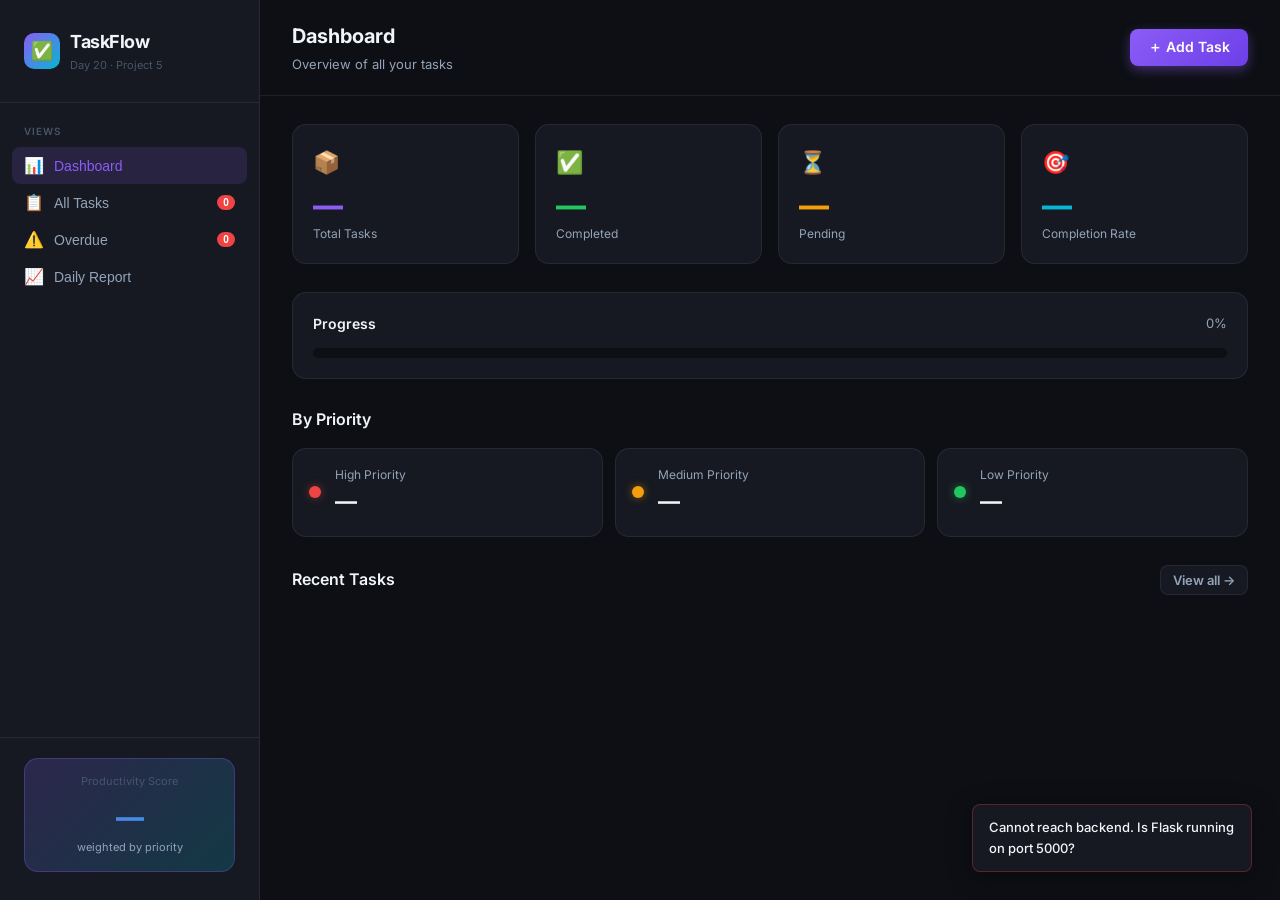
<file: phase1-python-oop/projects/project05-todo-manager/frontend/index.html>
<!DOCTYPE html>
<html lang="en">
<head>
  <meta charset="UTF-8" />
  <meta name="viewport" content="width=device-width, initial-scale=1.0" />
  <title>TaskFlow — Smart Task Manager</title>
  <meta name="description" content="A beautiful, AI-ready task manager built with Python & Flask. Add tasks, track priorities, view productivity scores and daily reports." />
  <link rel="preconnect" href="https://fonts.googleapis.com" />
  <link href="https://fonts.googleapis.com/css2?family=Inter:wght@300;400;500;600;700;800&display=swap" rel="stylesheet" />
  <style>
    /* ── Reset & Tokens ──────────────────────────────────── */
    *, *::before, *::after { box-sizing: border-box; margin: 0; padding: 0; }

    :root {
      --bg-base:    #0d0f14;
      --bg-card:    #161921;
      --bg-hover:   #1e2230;
      --bg-input:   #1a1d27;
      --border:     rgba(255,255,255,0.07);
      --border-focus: rgba(139,92,246,0.6);

      --purple:     #8b5cf6;
      --purple-dim: #6d3fe8;
      --cyan:       #06b6d4;
      --amber:      #f59e0b;
      --red:        #ef4444;
      --green:      #22c55e;
      --green-dim:  #16a34a;

      --text-primary:   #f1f5f9;
      --text-secondary: #94a3b8;
      --text-muted:     #475569;

      --radius-sm: 8px;
      --radius-md: 14px;
      --radius-lg: 20px;

      --shadow-card: 0 4px 24px rgba(0,0,0,0.4);
      --shadow-glow: 0 0 32px rgba(139,92,246,0.15);
    }

    html { scroll-behavior: smooth; }
    body {
      font-family: 'Inter', sans-serif;
      background: var(--bg-base);
      color: var(--text-primary);
      min-height: 100vh;
      line-height: 1.6;
    }

    /* ── Scrollbar ───────────────────────────────────────── */
    ::-webkit-scrollbar { width: 6px; }
    ::-webkit-scrollbar-track { background: var(--bg-base); }
    ::-webkit-scrollbar-thumb { background: #334155; border-radius: 99px; }

    /* ── Layout ──────────────────────────────────────────── */
    .app-shell { display: grid; grid-template-columns: 260px 1fr; min-height: 100vh; }

    /* ── Sidebar ─────────────────────────────────────────── */
    .sidebar {
      background: var(--bg-card);
      border-right: 1px solid var(--border);
      display: flex; flex-direction: column;
      padding: 28px 0;
      position: sticky; top: 0; height: 100vh;
      overflow-y: auto;
    }
    .sidebar-logo {
      display: flex; align-items: center; gap: 10px;
      padding: 0 24px 28px;
      border-bottom: 1px solid var(--border);
    }
    .logo-icon {
      width: 36px; height: 36px; border-radius: 10px;
      background: linear-gradient(135deg, var(--purple), var(--cyan));
      display: flex; align-items: center; justify-content: center;
      font-size: 18px; flex-shrink: 0;
    }
    .logo-text { font-size: 18px; font-weight: 700; letter-spacing: -0.5px; }
    .logo-sub  { font-size: 11px; color: var(--text-muted); font-weight: 400; }

    .nav-section { padding: 20px 12px 8px; }
    .nav-label { font-size: 10px; font-weight: 600; color: var(--text-muted); text-transform: uppercase; letter-spacing: 1px; padding: 0 12px 8px; }
    .nav-item {
      display: flex; align-items: center; gap: 10px;
      padding: 9px 12px; border-radius: var(--radius-sm);
      cursor: pointer; transition: all 0.15s ease;
      color: var(--text-secondary); font-size: 14px; font-weight: 500;
      border: none; background: none; width: 100%; text-align: left;
    }
    .nav-item:hover { background: var(--bg-hover); color: var(--text-primary); }
    .nav-item.active { background: rgba(139,92,246,0.15); color: var(--purple); }
    .nav-item .nav-icon { font-size: 16px; width: 20px; text-align: center; }
    .nav-badge {
      margin-left: auto; background: var(--red); color: #fff;
      font-size: 10px; font-weight: 700; padding: 2px 6px;
      border-radius: 99px; min-width: 18px; text-align: center;
    }

    .sidebar-footer {
      margin-top: auto; padding: 20px 24px 0;
      border-top: 1px solid var(--border);
    }
    .score-pill {
      background: linear-gradient(135deg, rgba(139,92,246,0.2), rgba(6,182,212,0.2));
      border: 1px solid rgba(139,92,246,0.3);
      border-radius: var(--radius-md); padding: 14px 16px;
      text-align: center;
    }
    .score-label { font-size: 11px; color: var(--text-muted); margin-bottom: 4px; }
    .score-value { font-size: 28px; font-weight: 800; background: linear-gradient(135deg, var(--purple), var(--cyan)); -webkit-background-clip: text; -webkit-text-fill-color: transparent; }
    .score-sub { font-size: 11px; color: var(--text-secondary); }

    /* ── Main content ────────────────────────────────────── */
    .main { display: flex; flex-direction: column; overflow-y: auto; }

    .topbar {
      display: flex; align-items: center; justify-content: space-between;
      padding: 20px 32px; border-bottom: 1px solid var(--border);
      background: var(--bg-base); position: sticky; top: 0; z-index: 10;
    }
    .topbar-title { font-size: 20px; font-weight: 700; }
    .topbar-sub   { font-size: 13px; color: var(--text-secondary); margin-top: 2px; }

    .btn {
      display: inline-flex; align-items: center; gap: 6px;
      padding: 9px 18px; border-radius: var(--radius-sm);
      font-size: 14px; font-weight: 600; cursor: pointer;
      border: none; transition: all 0.2s ease; font-family: 'Inter', sans-serif;
    }
    .btn-primary {
      background: linear-gradient(135deg, var(--purple), var(--purple-dim));
      color: #fff; box-shadow: 0 4px 12px rgba(139,92,246,0.4);
    }
    .btn-primary:hover { transform: translateY(-1px); box-shadow: 0 6px 20px rgba(139,92,246,0.5); }
    .btn-ghost { background: var(--bg-card); color: var(--text-secondary); border: 1px solid var(--border); }
    .btn-ghost:hover { background: var(--bg-hover); color: var(--text-primary); }

    /* ── Views ───────────────────────────────────────────── */
    .view { display: none; padding: 28px 32px; animation: fadeIn 0.25s ease; }
    .view.active { display: block; }
    @keyframes fadeIn { from { opacity: 0; transform: translateY(8px); } to { opacity: 1; transform: none; } }

    /* ── Stat cards ──────────────────────────────────────── */
    .stats-grid { display: grid; grid-template-columns: repeat(4, 1fr); gap: 16px; margin-bottom: 28px; }
    .stat-card {
      background: var(--bg-card); border: 1px solid var(--border);
      border-radius: var(--radius-md); padding: 20px;
      transition: transform 0.2s ease, box-shadow 0.2s ease;
    }
    .stat-card:hover { transform: translateY(-2px); box-shadow: var(--shadow-glow); }
    .stat-icon { font-size: 22px; margin-bottom: 10px; }
    .stat-value { font-size: 30px; font-weight: 800; line-height: 1; }
    .stat-label { font-size: 12px; color: var(--text-secondary); margin-top: 4px; }
    .stat-card.purple .stat-value { color: var(--purple); }
    .stat-card.green  .stat-value { color: var(--green); }
    .stat-card.amber  .stat-value { color: var(--amber); }
    .stat-card.cyan   .stat-value { color: var(--cyan); }

    /* ── Priority breakdown ──────────────────────────────── */
    .priority-grid { display: grid; grid-template-columns: repeat(3, 1fr); gap: 12px; margin-bottom: 28px; }
    .priority-card {
      background: var(--bg-card); border: 1px solid var(--border);
      border-radius: var(--radius-md); padding: 16px;
      display: flex; align-items: center; gap: 14px;
    }
    .p-dot { width: 12px; height: 12px; border-radius: 99px; flex-shrink: 0; }
    .p-dot.high   { background: var(--red); box-shadow: 0 0 8px rgba(239,68,68,0.5); }
    .p-dot.medium { background: var(--amber); box-shadow: 0 0 8px rgba(245,158,11,0.5); }
    .p-dot.low    { background: var(--green); box-shadow: 0 0 8px rgba(34,197,94,0.5); }
    .p-info { flex: 1; }
    .p-label { font-size: 12px; color: var(--text-secondary); text-transform: capitalize; }
    .p-count { font-size: 22px; font-weight: 700; }

    /* ── Progress bar ────────────────────────────────────── */
    .progress-block { background: var(--bg-card); border: 1px solid var(--border); border-radius: var(--radius-md); padding: 20px; margin-bottom: 28px; }
    .progress-header { display: flex; justify-content: space-between; margin-bottom: 12px; }
    .progress-bar-track { height: 10px; background: var(--bg-base); border-radius: 99px; overflow: hidden; }
    .progress-bar-fill { height: 100%; border-radius: 99px; background: linear-gradient(90deg, var(--purple), var(--cyan)); transition: width 0.8s cubic-bezier(0.4,0,0.2,1); }

    /* ── Overdue section ─────────────────────────────────── */
    .section-header { display: flex; align-items: center; justify-content: space-between; margin-bottom: 16px; }
    .section-title { font-size: 16px; font-weight: 600; }
    .overdue-banner {
      background: rgba(239,68,68,0.1); border: 1px solid rgba(239,68,68,0.25);
      border-radius: var(--radius-md); padding: 14px 16px;
      display: flex; align-items: center; gap: 12px;
      color: #fca5a5; font-size: 14px; margin-bottom: 12px;
    }

    /* ── Task list ───────────────────────────────────────── */
    .filter-row {
      display: flex; gap: 8px; margin-bottom: 20px; flex-wrap: wrap;
    }
    .filter-btn {
      padding: 6px 14px; border-radius: 99px;
      font-size: 13px; font-weight: 500; cursor: pointer;
      border: 1px solid var(--border); background: var(--bg-card);
      color: var(--text-secondary); transition: all 0.15s ease;
    }
    .filter-btn:hover  { border-color: var(--purple); color: var(--purple); }
    .filter-btn.active { background: rgba(139,92,246,0.15); border-color: var(--purple); color: var(--purple); }

    .task-list { display: flex; flex-direction: column; gap: 10px; }
    .task-card {
      background: var(--bg-card); border: 1px solid var(--border);
      border-radius: var(--radius-md); padding: 14px 18px;
      display: flex; align-items: center; gap: 14px;
      transition: all 0.2s ease; position: relative; overflow: hidden;
    }
    .task-card::before {
      content: ''; position: absolute; left: 0; top: 0; bottom: 0; width: 3px;
    }
    .task-card.high::before   { background: var(--red); }
    .task-card.medium::before { background: var(--amber); }
    .task-card.low::before    { background: var(--green); }
    .task-card:hover { background: var(--bg-hover); transform: translateX(2px); }
    .task-card.done { opacity: 0.55; }

    .task-check {
      width: 22px; height: 22px; border-radius: 6px;
      border: 2px solid var(--text-muted); cursor: pointer;
      display: flex; align-items: center; justify-content: center;
      flex-shrink: 0; transition: all 0.15s ease; background: none;
    }
    .task-check:hover { border-color: var(--purple); }
    .task-check.checked { background: var(--green); border-color: var(--green); }
    .task-check.checked::after { content: '✓'; color: #fff; font-size: 13px; font-weight: 700; }

    .task-body { flex: 1; min-width: 0; }
    .task-title { font-size: 14px; font-weight: 500; white-space: nowrap; overflow: hidden; text-overflow: ellipsis; }
    .task-card.done .task-title { text-decoration: line-through; color: var(--text-muted); }
    .task-meta { display: flex; align-items: center; gap: 8px; margin-top: 4px; }
    .priority-badge {
      font-size: 10px; font-weight: 600; padding: 2px 8px; border-radius: 99px;
      text-transform: uppercase; letter-spacing: 0.5px;
    }
    .priority-badge.high   { background: rgba(239,68,68,0.15); color: #fca5a5; }
    .priority-badge.medium { background: rgba(245,158,11,0.15); color: #fcd34d; }
    .priority-badge.low    { background: rgba(34,197,94,0.15);  color: #86efac; }
    .due-date { font-size: 11px; color: var(--text-muted); }
    .due-date.overdue { color: #fca5a5; }

    .task-actions { display: flex; gap: 6px; opacity: 0; transition: opacity 0.15s ease; }
    .task-card:hover .task-actions { opacity: 1; }
    .icon-btn {
      width: 28px; height: 28px; border-radius: 6px; border: none;
      background: var(--bg-base); color: var(--text-secondary);
      cursor: pointer; display: flex; align-items: center; justify-content: center;
      font-size: 13px; transition: all 0.15s ease;
    }
    .icon-btn:hover { background: rgba(239,68,68,0.15); color: var(--red); }

    .empty-state { text-align: center; padding: 60px 20px; color: var(--text-muted); }
    .empty-state .empty-icon { font-size: 48px; margin-bottom: 12px; }
    .empty-state p { font-size: 15px; }

    /* ── Modal ───────────────────────────────────────────── */
    .modal-overlay {
      position: fixed; inset: 0; background: rgba(0,0,0,0.7);
      display: none; align-items: center; justify-content: center; z-index: 100;
      backdrop-filter: blur(4px);
    }
    .modal-overlay.open { display: flex; }
    .modal {
      background: var(--bg-card); border: 1px solid var(--border);
      border-radius: var(--radius-lg); padding: 28px; width: 440px; max-width: 95vw;
      box-shadow: var(--shadow-card);
      animation: popIn 0.25s cubic-bezier(0.34, 1.56, 0.64, 1);
    }
    @keyframes popIn { from { opacity: 0; transform: scale(0.92); } to { opacity: 1; transform: scale(1); } }
    .modal-title { font-size: 18px; font-weight: 700; margin-bottom: 20px; }

    .form-group { margin-bottom: 16px; }
    .form-label { font-size: 13px; font-weight: 500; color: var(--text-secondary); margin-bottom: 6px; display: block; }
    .form-control {
      width: 100%; background: var(--bg-input); border: 1px solid var(--border);
      border-radius: var(--radius-sm); padding: 10px 14px;
      color: var(--text-primary); font-size: 14px; font-family: 'Inter', sans-serif;
      outline: none; transition: border-color 0.15s ease;
    }
    .form-control:focus { border-color: var(--border-focus); }
    select.form-control option { background: var(--bg-card); }
    .form-row { display: flex; gap: 12px; }
    .form-row .form-group { flex: 1; }
    .modal-footer { display: flex; gap: 10px; justify-content: flex-end; margin-top: 24px; }

    /* ── Daily report ────────────────────────────────────── */
    .report-hero {
      background: linear-gradient(135deg, rgba(139,92,246,0.15), rgba(6,182,212,0.1));
      border: 1px solid rgba(139,92,246,0.2);
      border-radius: var(--radius-lg); padding: 28px; margin-bottom: 24px;
      text-align: center;
    }
    .report-date   { font-size: 13px; color: var(--text-muted); margin-bottom: 8px; }
    .report-score  { font-size: 56px; font-weight: 800; background: linear-gradient(135deg, var(--purple), var(--cyan)); -webkit-background-clip: text; -webkit-text-fill-color: transparent; line-height: 1; }
    .report-label  { font-size: 14px; color: var(--text-secondary); margin-top: 6px; }
    .report-grid   { display: grid; grid-template-columns: repeat(3, 1fr); gap: 16px; margin-bottom: 24px; }
    .report-card   { background: var(--bg-card); border: 1px solid var(--border); border-radius: var(--radius-md); padding: 18px; text-align: center; }
    .report-card .rc-value { font-size: 26px; font-weight: 700; }
    .report-card .rc-label { font-size: 12px; color: var(--text-secondary); margin-top: 4px; }

    /* ── Toast ───────────────────────────────────────────── */
    .toast-container { position: fixed; bottom: 28px; right: 28px; display: flex; flex-direction: column; gap: 8px; z-index: 200; }
    .toast {
      background: var(--bg-card); border: 1px solid var(--border);
      border-radius: var(--radius-sm); padding: 12px 16px;
      font-size: 13px; font-weight: 500; max-width: 280px;
      box-shadow: var(--shadow-card); display: flex; align-items: center; gap: 8px;
      animation: slideIn 0.3s ease;
    }
    @keyframes slideIn { from { transform: translateX(100%); opacity: 0; } to { transform: none; opacity: 1; } }
    .toast.success { border-color: rgba(34,197,94,0.3); }
    .toast.error   { border-color: rgba(239,68,68,0.3); }

    /* ── Responsive ──────────────────────────────────────── */
    @media (max-width: 768px) {
      .app-shell { grid-template-columns: 1fr; }
      .sidebar   { display: none; }
      .stats-grid, .priority-grid, .report-grid { grid-template-columns: repeat(2, 1fr); }
      .view { padding: 20px 16px; }
      .topbar { padding: 16px; }
    }
  </style>
</head>
<body>

<div class="app-shell">

  <!-- ── Sidebar ─────────────────────────────────────── -->
  <aside class="sidebar">
    <div class="sidebar-logo">
      <div class="logo-icon">✅</div>
      <div>
        <div class="logo-text">TaskFlow</div>
        <div class="logo-sub">Day 20 · Project 5</div>
      </div>
    </div>

    <div class="nav-section">
      <div class="nav-label">Views</div>
      <button class="nav-item active" id="nav-dashboard" onclick="switchView('dashboard', this)">
        <span class="nav-icon">📊</span> Dashboard
      </button>
      <button class="nav-item" id="nav-tasks" onclick="switchView('tasks', this)">
        <span class="nav-icon">📋</span> All Tasks
        <span class="nav-badge" id="badge-pending">0</span>
      </button>
      <button class="nav-item" id="nav-overdue" onclick="switchView('overdue', this)">
        <span class="nav-icon">⚠️</span> Overdue
        <span class="nav-badge" id="badge-overdue" style="background:var(--red)">0</span>
      </button>
      <button class="nav-item" id="nav-report" onclick="switchView('report', this)">
        <span class="nav-icon">📈</span> Daily Report
      </button>
    </div>

    <div class="sidebar-footer">
      <div class="score-pill">
        <div class="score-label">Productivity Score</div>
        <div class="score-value" id="sidebar-score">—</div>
        <div class="score-sub">weighted by priority</div>
      </div>
    </div>
  </aside>

  <!-- ── Main ───────────────────────────────────────── -->
  <main class="main">
    <!-- Topbar -->
    <header class="topbar">
      <div>
        <div class="topbar-title" id="topbar-title">Dashboard</div>
        <div class="topbar-sub" id="topbar-sub">Overview of all your tasks</div>
      </div>
      <button class="btn btn-primary" id="btn-add-task" onclick="openModal()">
        ＋ Add Task
      </button>
    </header>

    <!-- ─── Dashboard view ─────────────────────────── -->
    <section class="view active" id="view-dashboard">
      <div class="stats-grid">
        <div class="stat-card purple">
          <div class="stat-icon">📦</div>
          <div class="stat-value" id="stat-total">—</div>
          <div class="stat-label">Total Tasks</div>
        </div>
        <div class="stat-card green">
          <div class="stat-icon">✅</div>
          <div class="stat-value" id="stat-done">—</div>
          <div class="stat-label">Completed</div>
        </div>
        <div class="stat-card amber">
          <div class="stat-icon">⏳</div>
          <div class="stat-value" id="stat-pending">—</div>
          <div class="stat-label">Pending</div>
        </div>
        <div class="stat-card cyan">
          <div class="stat-icon">🎯</div>
          <div class="stat-value" id="stat-rate">—</div>
          <div class="stat-label">Completion Rate</div>
        </div>
      </div>

      <div class="progress-block">
        <div class="progress-header">
          <span style="font-size:14px;font-weight:600">Progress</span>
          <span id="progress-label" style="font-size:13px;color:var(--text-secondary)">0%</span>
        </div>
        <div class="progress-bar-track">
          <div class="progress-bar-fill" id="progress-bar" style="width:0%"></div>
        </div>
      </div>

      <div class="section-header">
        <div class="section-title">By Priority</div>
      </div>
      <div class="priority-grid" style="margin-bottom:28px">
        <div class="priority-card">
          <div class="p-dot high"></div>
          <div class="p-info">
            <div class="p-label">High Priority</div>
            <div class="p-count" id="p-high">—</div>
          </div>
        </div>
        <div class="priority-card">
          <div class="p-dot medium"></div>
          <div class="p-info">
            <div class="p-label">Medium Priority</div>
            <div class="p-count" id="p-medium">—</div>
          </div>
        </div>
        <div class="priority-card">
          <div class="p-dot low"></div>
          <div class="p-info">
            <div class="p-label">Low Priority</div>
            <div class="p-count" id="p-low">—</div>
          </div>
        </div>
      </div>

      <div class="section-header">
        <div class="section-title">Recent Tasks</div>
        <button class="btn btn-ghost" onclick="switchView('tasks', document.getElementById('nav-tasks'))" style="font-size:13px;padding:6px 12px">View all →</button>
      </div>
      <div class="task-list" id="recent-task-list"></div>
    </section>

    <!-- ─── Tasks view ─────────────────────────────── -->
    <section class="view" id="view-tasks">
      <div class="filter-row">
        <button class="filter-btn active" id="filter-all"    onclick="applyFilter('all', this)">All</button>
        <button class="filter-btn"        id="filter-pending" onclick="applyFilter('pending', this)">Pending</button>
        <button class="filter-btn"        id="filter-done"   onclick="applyFilter('done', this)">Done</button>
        <button class="filter-btn"        id="filter-high"   onclick="applyFilter('high', this)">🔴 High</button>
        <button class="filter-btn"        id="filter-medium" onclick="applyFilter('medium', this)">🟡 Medium</button>
        <button class="filter-btn"        id="filter-low"    onclick="applyFilter('low', this)">🟢 Low</button>
      </div>
      <div class="task-list" id="full-task-list"></div>
    </section>

    <!-- ─── Overdue view ───────────────────────────── -->
    <section class="view" id="view-overdue">
      <div class="overdue-banner">
        <span style="font-size:20px">⚠️</span>
        <div>
          <strong id="overdue-count-text">— tasks</strong> are past their due date and still pending.
          Complete or reschedule them to improve your score.
        </div>
      </div>
      <div class="task-list" id="overdue-task-list"></div>
    </section>

    <!-- ─── Daily Report view ─────────────────────── -->
    <section class="view" id="view-report">
      <div class="report-hero">
        <div class="report-date" id="report-date">—</div>
        <div class="report-score" id="report-score">—</div>
        <div class="report-label">Productivity Score</div>
      </div>
      <div class="report-grid">
        <div class="report-card">
          <div class="rc-value" id="rpt-total" style="color:var(--purple)">—</div>
          <div class="rc-label">Total Tasks</div>
        </div>
        <div class="report-card">
          <div class="rc-value" id="rpt-done" style="color:var(--green)">—</div>
          <div class="rc-label">Completed</div>
        </div>
        <div class="report-card">
          <div class="rc-value" id="rpt-overdue" style="color:var(--red)">—</div>
          <div class="rc-label">Overdue</div>
        </div>
      </div>
      <div class="section-header">
        <div class="section-title" style="color:var(--red)">⚠️ Overdue Tasks</div>
      </div>
      <div class="task-list" id="report-overdue-list"></div>
    </section>
  </main>
</div>

<!-- ── Add Task Modal ───────────────────────────────── -->
<div class="modal-overlay" id="modal-overlay" onclick="closeModalOnOutside(event)">
  <div class="modal" role="dialog" aria-modal="true" aria-labelledby="modal-heading">
    <div class="modal-title" id="modal-heading">➕ New Task</div>
    <div class="form-group">
      <label class="form-label" for="inp-title">Task Title *</label>
      <input class="form-control" id="inp-title" type="text" placeholder="e.g. Review pull requests" maxlength="120" />
    </div>
    <div class="form-row">
      <div class="form-group">
        <label class="form-label" for="inp-priority">Priority</label>
        <select class="form-control" id="inp-priority">
          <option value="high">🔴 High</option>
          <option value="medium" selected>🟡 Medium</option>
          <option value="low">🟢 Low</option>
        </select>
      </div>
      <div class="form-group">
        <label class="form-label" for="inp-due">Due Date</label>
        <input class="form-control" id="inp-due" type="date" />
      </div>
    </div>
    <div class="modal-footer">
      <button class="btn btn-ghost" onclick="closeModal()">Cancel</button>
      <button class="btn btn-primary" id="btn-save-task" onclick="saveTask()">Save Task</button>
    </div>
  </div>
</div>

<!-- ── Toast container ──────────────────────────────── -->
<div class="toast-container" id="toast-container"></div>

<script>
  const API = 'http://localhost:5000/api';
  let allTasks = [];
  let currentFilter = 'all';

  // ── Fetch & Render ─────────────────────────────────────
  async function fetchAll() {
    try {
      const [tasks, stats, overdue, report] = await Promise.all([
        fetch(`${API}/tasks`).then(r => r.json()),
        fetch(`${API}/stats`).then(r => r.json()),
        fetch(`${API}/overdue`).then(r => r.json()),
        fetch(`${API}/daily-report`).then(r => r.json()),
      ]);
      allTasks = tasks;
      renderDashboard(stats, overdue);
      renderTaskList(tasks);
      renderOverdueList(overdue);
      renderReport(report);
      updateBadges(stats, overdue);
      updateSidebarScore(report.productivity_score);
    } catch (e) {
      showToast('Cannot reach backend. Is Flask running on port 5000?', 'error');
    }
  }

  function renderDashboard(stats, overdue) {
    document.getElementById('stat-total').textContent   = stats.total;
    document.getElementById('stat-done').textContent    = stats.completed;
    document.getElementById('stat-pending').textContent = stats.pending;
    document.getElementById('stat-rate').textContent    = stats.completion_rate + '%';
    document.getElementById('progress-label').textContent = stats.completion_rate + '%';
    document.getElementById('progress-bar').style.width   = stats.completion_rate + '%';
    document.getElementById('p-high').textContent   = stats.by_priority.high   ?? 0;
    document.getElementById('p-medium').textContent = stats.by_priority.medium ?? 0;
    document.getElementById('p-low').textContent    = stats.by_priority.low    ?? 0;

    const recent = [...allTasks].slice(0, 4);
    document.getElementById('recent-task-list').innerHTML =
      recent.length ? recent.map(renderTaskCard).join('') : emptyState();
  }

  function renderTaskList(tasks) {
    let filtered = tasks;
    if (currentFilter === 'pending' || currentFilter === 'done') {
      filtered = tasks.filter(t => t.status === currentFilter);
    } else if (['high','medium','low'].includes(currentFilter)) {
      filtered = tasks.filter(t => t.priority === currentFilter);
    }
    document.getElementById('full-task-list').innerHTML =
      filtered.length ? filtered.map(renderTaskCard).join('') : emptyState();
  }

  function renderOverdueList(overdue) {
    const txt = overdue.length === 1 ? '1 task' : `${overdue.length} tasks`;
    document.getElementById('overdue-count-text').textContent = txt;
    document.getElementById('overdue-task-list').innerHTML =
      overdue.length ? overdue.map(renderTaskCard).join('') : `<div class="empty-state"><div class="empty-icon">🎉</div><p>No overdue tasks! Great work.</p></div>`;
  }

  function renderReport(report) {
    document.getElementById('report-date').textContent  = new Date(report.date + 'T00:00:00').toLocaleDateString('en-IN', { weekday:'long', year:'numeric', month:'long', day:'numeric' });
    document.getElementById('report-score').textContent = report.productivity_score + '%';
    document.getElementById('rpt-total').textContent    = report.stats.total;
    document.getElementById('rpt-done').textContent     = report.stats.completed;
    document.getElementById('rpt-overdue').textContent  = report.overdue_count;
    document.getElementById('report-overdue-list').innerHTML =
      report.overdue_tasks.length ? report.overdue_tasks.map(renderTaskCard).join('') : `<div class="empty-state"><div class="empty-icon">🎉</div><p>No overdue tasks!</p></div>`;
  }

  function renderTaskCard(task) {
    const today = new Date().toISOString().split('T')[0];
    const isOverdue = task.due_date && task.due_date < today && task.status !== 'done';
    return `
      <div class="task-card ${task.priority} ${task.status === 'done' ? 'done' : ''}" id="task-${task.id}">
        <button class="task-check ${task.status === 'done' ? 'checked' : ''}"
                onclick="toggleTask('${task.id}', '${task.status}')"
                title="${task.status === 'done' ? 'Mark pending' : 'Mark done'}"></button>
        <div class="task-body">
          <div class="task-title" title="${escHtml(task.title)}">${escHtml(task.title)}</div>
          <div class="task-meta">
            <span class="priority-badge ${task.priority}">${task.priority}</span>
            ${task.due_date ? `<span class="due-date ${isOverdue ? 'overdue' : ''}">${isOverdue ? '⚠️ ' : '📅 '}${task.due_date}</span>` : ''}
          </div>
        </div>
        <div class="task-actions">
          <button class="icon-btn" onclick="deleteTask('${task.id}')" title="Delete task">🗑</button>
        </div>
      </div>`;
  }

  function emptyState() {
    return `<div class="empty-state"><div class="empty-icon">📭</div><p>No tasks here. Add one!</p></div>`;
  }

  function updateBadges(stats, overdue) {
    document.getElementById('badge-pending').textContent = stats.pending;
    document.getElementById('badge-overdue').textContent = overdue.length;
    if (overdue.length === 0) document.getElementById('badge-overdue').style.display = 'none';
    else document.getElementById('badge-overdue').style.display = '';
  }

  function updateSidebarScore(score) {
    document.getElementById('sidebar-score').textContent = score + '%';
  }

  // ── Task actions ───────────────────────────────────────
  async function toggleTask(id, currentStatus) {
    const newStatus = currentStatus === 'done' ? 'pending' : 'done';
    await fetch(`${API}/tasks/${id}`, {
      method: 'PATCH',
      headers: {'Content-Type': 'application/json'},
      body: JSON.stringify({ status: newStatus }),
    });
    showToast(newStatus === 'done' ? '✅ Task completed!' : '↩️ Marked as pending', 'success');
    fetchAll();
  }

  async function deleteTask(id) {
    if (!confirm('Delete this task?')) return;
    await fetch(`${API}/tasks/${id}`, { method: 'DELETE' });
    showToast('🗑 Task deleted', 'success');
    fetchAll();
  }

  // ── Add Task Modal ─────────────────────────────────────
  function openModal() {
    document.getElementById('inp-title').value = '';
    document.getElementById('inp-priority').value = 'medium';
    document.getElementById('inp-due').value = '';
    document.getElementById('modal-overlay').classList.add('open');
    setTimeout(() => document.getElementById('inp-title').focus(), 100);
  }
  function closeModal() { document.getElementById('modal-overlay').classList.remove('open'); }
  function closeModalOnOutside(e) { if (e.target === document.getElementById('modal-overlay')) closeModal(); }

  async function saveTask() {
    const title    = document.getElementById('inp-title').value.trim();
    const priority = document.getElementById('inp-priority').value;
    const due_date = document.getElementById('inp-due').value;
    if (!title) { showToast('Please enter a task title.', 'error'); return; }
    const btn = document.getElementById('btn-save-task');
    btn.disabled = true; btn.textContent = 'Saving…';
    await fetch(`${API}/tasks`, {
      method: 'POST',
      headers: {'Content-Type': 'application/json'},
      body: JSON.stringify({ title, priority, due_date }),
    });
    closeModal();
    btn.disabled = false; btn.textContent = 'Save Task';
    showToast('✅ Task added!', 'success');
    fetchAll();
  }

  // ── Filters ────────────────────────────────────────────
  function applyFilter(filter, btn) {
    currentFilter = filter;
    document.querySelectorAll('.filter-btn').forEach(b => b.classList.remove('active'));
    btn.classList.add('active');
    renderTaskList(allTasks);
  }

  // ── View switching ─────────────────────────────────────
  const VIEW_META = {
    dashboard: { title: 'Dashboard',    sub: 'Overview of all your tasks' },
    tasks:     { title: 'All Tasks',    sub: 'View, filter, and complete your tasks' },
    overdue:   { title: 'Overdue Tasks',sub: 'Tasks past their due date' },
    report:    { title: 'Daily Report', sub: "Today's productivity summary" },
  };

  function switchView(name, btn) {
    document.querySelectorAll('.view').forEach(v => v.classList.remove('active'));
    document.querySelectorAll('.nav-item').forEach(n => n.classList.remove('active'));
    document.getElementById(`view-${name}`).classList.add('active');
    btn.classList.add('active');
    document.getElementById('topbar-title').textContent = VIEW_META[name].title;
    document.getElementById('topbar-sub').textContent   = VIEW_META[name].sub;
  }

  // ── Toast ──────────────────────────────────────────────
  function showToast(msg, type = 'success') {
    const el = document.createElement('div');
    el.className = `toast ${type}`;
    el.textContent = msg;
    document.getElementById('toast-container').appendChild(el);
    setTimeout(() => el.remove(), 3000);
  }

  // ── Keyboard shortcuts ─────────────────────────────────
  document.addEventListener('keydown', e => {
    if (e.key === 'Escape') closeModal();
    if (e.key === 'n' && !e.ctrlKey && !e.metaKey && document.activeElement.tagName !== 'INPUT') openModal();
  });

  // ── Helpers ────────────────────────────────────────────
  function escHtml(str) { return str.replace(/[&<>"']/g, c => ({'&':'&amp;','<':'&lt;','>':'&gt;','"':'&quot;',"'":'&#39;'}[c])); }

  // ── Init ───────────────────────────────────────────────
  fetchAll();
</script>
</body>
</html>
</file>
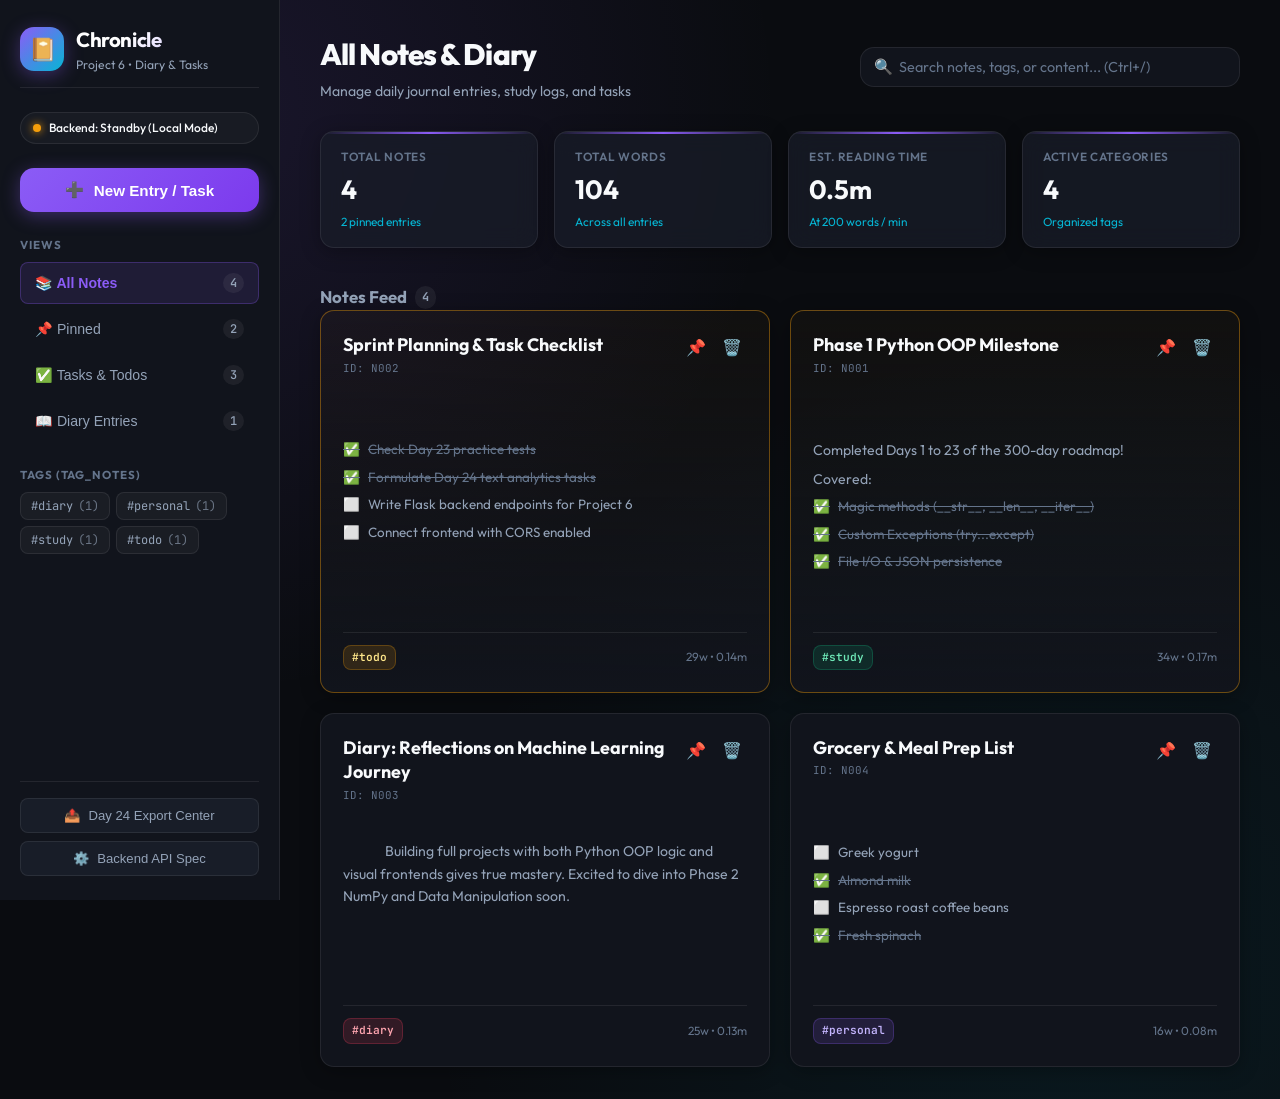
<file: phase1-python-oop/projects/project06-diary-notes/frontend/index.html>
<!DOCTYPE html>
<html lang="en">
<head>
  <meta charset="UTF-8" />
  <meta name="viewport" content="width=device-width, initial-scale=1.0" />
  <title>Chronicle — Diary, Notes & Task Manager</title>
  <meta name="description" content="A sleek, modern diary, notes and task journal frontend built for Phase 1 Python OOP Project 6. Featuring live search, tag grouping, word count metrics, and multi-format exports." />
  <link rel="preconnect" href="https://fonts.googleapis.com" />
  <link rel="preconnect" href="https://fonts.gstatic.com" crossorigin />
  <link href="https://fonts.googleapis.com/css2?family=Outfit:wght@300;400;500;600;700;800&family=JetBrains+Mono:wght@400;500&display=swap" rel="stylesheet" />
  <style>
    /* ─── CSS Variables & Theme ────────────────────────────────────────── */
    :root {
      --bg-base: #0a0c10;
      --bg-surface: #11141c;
      --bg-surface-elevated: #181d28;
      --bg-glass: rgba(24, 29, 40, 0.75);
      --bg-input: #0e121a;

      --border-subtle: rgba(255, 255, 255, 0.08);
      --border-focus: rgba(139, 92, 246, 0.6);
      --border-glow: rgba(139, 92, 246, 0.25);

      --accent-primary: #8b5cf6;
      --accent-primary-hover: #7c3aed;
      --accent-primary-glow: rgba(139, 92, 246, 0.35);

      --accent-cyan: #06b6d4;
      --accent-emerald: #10b981;
      --accent-amber: #f59e0b;
      --accent-rose: #f43f5e;
      --accent-indigo: #6366f1;

      --text-primary: #f8fafc;
      --text-secondary: #94a3b8;
      --text-muted: #64748b;

      --radius-sm: 8px;
      --radius-md: 14px;
      --radius-lg: 20px;
      --radius-full: 9999px;

      --shadow-soft: 0 10px 30px -10px rgba(0, 0, 0, 0.5);
      --shadow-card: 0 4px 20px rgba(0, 0, 0, 0.3);
      --shadow-glow: 0 0 25px rgba(139, 92, 246, 0.15);

      --transition-smooth: all 0.22s cubic-bezier(0.4, 0, 0.2, 1);
    }

    /* ─── Reset & Base ─────────────────────────────────────────────────── */
    *, *::before, *::after {
      box-sizing: border-box;
      margin: 0;
      padding: 0;
    }

    body {
      font-family: 'Outfit', -apple-system, BlinkMacSystemFont, sans-serif;
      background: radial-gradient(circle at 15% 10%, rgba(139, 92, 246, 0.12) 0%, transparent 40%),
                  radial-gradient(circle at 85% 90%, rgba(6, 182, 212, 0.08) 0%, transparent 45%),
                  var(--bg-base);
      color: var(--text-primary);
      min-height: 100vh;
      line-height: 1.55;
      overflow-x: hidden;
    }

    /* Custom Scrollbar */
    ::-webkit-scrollbar { width: 6px; height: 6px; }
    ::-webkit-scrollbar-track { background: var(--bg-base); }
    ::-webkit-scrollbar-thumb { background: #2a3346; border-radius: 99px; }
    ::-webkit-scrollbar-thumb:hover { background: var(--accent-primary); }

    /* ─── Layout Shell ─────────────────────────────────────────────────── */
    .app-shell {
      display: grid;
      grid-template-columns: 280px 1fr;
      min-height: 100vh;
    }

    /* ─── Sidebar ──────────────────────────────────────────────────────── */
    .sidebar {
      background: var(--bg-surface);
      border-right: 1px solid var(--border-subtle);
      padding: 24px 20px;
      display: flex;
      flex-direction: column;
      gap: 24px;
      position: sticky;
      top: 0;
      height: 100vh;
      overflow-y: auto;
      backdrop-filter: blur(16px);
    }

    .brand-group {
      display: flex;
      align-items: center;
      gap: 12px;
      padding-bottom: 12px;
      border-bottom: 1px solid var(--border-subtle);
    }

    .brand-icon {
      width: 44px;
      height: 44px;
      border-radius: var(--radius-md);
      background: linear-gradient(135deg, var(--accent-primary), var(--accent-cyan));
      display: flex;
      align-items: center;
      justify-content: center;
      font-size: 22px;
      box-shadow: 0 4px 18px var(--accent-primary-glow);
    }

    .brand-title {
      font-size: 1.28rem;
      font-weight: 700;
      letter-spacing: -0.02em;
      background: linear-gradient(135deg, #ffffff 40%, #c4b5fd 100%);
      -webkit-background-clip: text;
      -webkit-text-fill-color: transparent;
    }

    .brand-sub {
      font-size: 0.76rem;
      color: var(--text-secondary);
      font-weight: 400;
    }

    /* Backend Connection Status Pill */
    .status-badge {
      display: inline-flex;
      align-items: center;
      gap: 8px;
      padding: 6px 12px;
      border-radius: var(--radius-full);
      font-size: 0.75rem;
      font-weight: 500;
      border: 1px solid var(--border-subtle);
      background: rgba(255, 255, 255, 0.03);
      cursor: pointer;
      transition: var(--transition-smooth);
    }
    .status-badge:hover {
      background: rgba(255, 255, 255, 0.07);
    }
    .status-dot {
      width: 8px;
      height: 8px;
      border-radius: 50%;
      background: var(--accent-amber);
      box-shadow: 0 0 8px var(--accent-amber);
      animation: pulse 2s infinite ease-in-out;
    }
    .status-dot.online {
      background: var(--accent-emerald);
      box-shadow: 0 0 8px var(--accent-emerald);
    }
    @keyframes pulse {
      0%, 100% { transform: scale(1); opacity: 0.9; }
      50% { transform: scale(1.25); opacity: 0.4; }
    }

    /* New Note Primary Action */
    .btn-create {
      background: linear-gradient(135deg, var(--accent-primary), var(--accent-primary-hover));
      color: #ffffff;
      border: none;
      padding: 13px 18px;
      border-radius: var(--radius-md);
      font-weight: 600;
      font-size: 0.95rem;
      cursor: pointer;
      display: flex;
      align-items: center;
      justify-content: center;
      gap: 10px;
      transition: var(--transition-smooth);
      box-shadow: 0 4px 18px var(--accent-primary-glow);
    }
    .btn-create:hover {
      transform: translateY(-2px);
      box-shadow: 0 6px 24px var(--accent-primary-glow);
      filter: brightness(1.1);
    }

    /* Navigation / Filters in Sidebar */
    .nav-section-title {
      font-size: 0.72rem;
      text-transform: uppercase;
      letter-spacing: 0.08em;
      color: var(--text-muted);
      font-weight: 700;
      margin-bottom: 8px;
    }

    .nav-menu {
      display: flex;
      flex-direction: column;
      gap: 4px;
    }

    .nav-item {
      display: flex;
      align-items: center;
      justify-content: space-between;
      padding: 10px 14px;
      border-radius: var(--radius-sm);
      color: var(--text-secondary);
      font-size: 0.88rem;
      font-weight: 500;
      cursor: pointer;
      border: 1px solid transparent;
      background: transparent;
      transition: var(--transition-smooth);
      text-align: left;
      width: 100%;
    }
    .nav-item:hover {
      color: var(--text-primary);
      background: rgba(255, 255, 255, 0.04);
    }
    .nav-item.active {
      color: var(--accent-primary);
      background: rgba(139, 92, 246, 0.12);
      border-color: rgba(139, 92, 246, 0.28);
      font-weight: 600;
    }

    .nav-count {
      font-size: 0.75rem;
      padding: 2px 7px;
      border-radius: 99px;
      background: rgba(255, 255, 255, 0.06);
      color: var(--text-secondary);
      font-family: 'JetBrains Mono', monospace;
    }

    /* Tag Cloud Chips */
    .tag-chips {
      display: flex;
      flex-wrap: wrap;
      gap: 6px;
    }
    .tag-chip {
      font-size: 0.75rem;
      font-family: 'JetBrains Mono', monospace;
      padding: 5px 10px;
      border-radius: var(--radius-sm);
      background: rgba(255, 255, 255, 0.04);
      color: var(--text-secondary);
      border: 1px solid var(--border-subtle);
      cursor: pointer;
      transition: var(--transition-smooth);
      display: inline-flex;
      align-items: center;
      gap: 5px;
    }
    .tag-chip:hover, .tag-chip.active {
      background: rgba(139, 92, 246, 0.18);
      color: #c4b5fd;
      border-color: var(--accent-primary);
    }

    /* Sidebar Footer Utilities */
    .sidebar-footer {
      margin-top: auto;
      display: flex;
      flex-direction: column;
      gap: 8px;
      padding-top: 16px;
      border-top: 1px solid var(--border-subtle);
    }

    .btn-secondary {
      background: var(--bg-surface-elevated);
      color: var(--text-secondary);
      border: 1px solid var(--border-subtle);
      padding: 9px 14px;
      border-radius: var(--radius-sm);
      font-size: 0.82rem;
      cursor: pointer;
      display: flex;
      align-items: center;
      justify-content: center;
      gap: 8px;
      transition: var(--transition-smooth);
    }
    .btn-secondary:hover {
      background: rgba(255, 255, 255, 0.08);
      color: var(--text-primary);
      border-color: rgba(255, 255, 255, 0.16);
    }

    /* ─── Main Content Area ────────────────────────────────────────────── */
    .main-content {
      padding: 32px 40px;
      display: flex;
      flex-direction: column;
      gap: 28px;
      max-width: 1380px;
      margin: 0 auto;
      width: 100%;
    }

    /* Top Bar: Heading + Search + Quick Actions */
    .top-bar {
      display: flex;
      align-items: center;
      justify-content: space-between;
      gap: 20px;
      flex-wrap: wrap;
    }

    .page-title h1 {
      font-size: 1.85rem;
      font-weight: 800;
      letter-spacing: -0.03em;
      color: var(--text-primary);
    }
    .page-title p {
      font-size: 0.88rem;
      color: var(--text-secondary);
      margin-top: 3px;
    }

    .top-controls {
      display: flex;
      align-items: center;
      gap: 12px;
      flex: 1;
      max-width: 580px;
      justify-content: flex-end;
    }

    .search-box {
      position: relative;
      width: 100%;
      max-width: 380px;
    }

    .search-icon {
      position: absolute;
      left: 14px;
      top: 50%;
      transform: translateY(-50%);
      color: var(--text-muted);
      pointer-events: none;
      font-size: 0.95rem;
    }

    .search-input {
      width: 100%;
      background: var(--bg-surface);
      border: 1px solid var(--border-subtle);
      border-radius: var(--radius-md);
      padding: 10px 14px 10px 38px;
      font-size: 0.9rem;
      color: var(--text-primary);
      font-family: inherit;
      transition: var(--transition-smooth);
    }
    .search-input:focus {
      outline: none;
      border-color: var(--border-focus);
      box-shadow: 0 0 16px var(--border-glow);
      background: var(--bg-surface-elevated);
    }
    .search-input::placeholder {
      color: var(--text-muted);
    }

    /* ─── Day 24 Metrics Bar (Word Count & Analytics) ─────────────────── */
    .metrics-bar {
      display: grid;
      grid-template-columns: repeat(auto-fit, minmax(200px, 1fr));
      gap: 16px;
    }

    .metric-card {
      background: var(--bg-glass);
      border: 1px solid var(--border-subtle);
      border-radius: var(--radius-md);
      padding: 16px 20px;
      backdrop-filter: blur(12px);
      box-shadow: var(--shadow-card);
      position: relative;
      overflow: hidden;
      transition: var(--transition-smooth);
    }
    .metric-card:hover {
      transform: translateY(-2px);
      border-color: rgba(255, 255, 255, 0.14);
      box-shadow: var(--shadow-glow);
    }
    .metric-card::after {
      content: '';
      position: absolute;
      top: 0;
      left: 0;
      right: 0;
      height: 2px;
      background: linear-gradient(90deg, transparent, var(--accent-primary), transparent);
    }

    .metric-label {
      font-size: 0.74rem;
      text-transform: uppercase;
      letter-spacing: 0.06em;
      color: var(--text-muted);
      font-weight: 600;
    }
    .metric-value {
      font-size: 1.65rem;
      font-weight: 700;
      color: var(--text-primary);
      margin-top: 4px;
      font-family: 'Outfit', sans-serif;
    }
    .metric-sub {
      font-size: 0.74rem;
      color: var(--accent-cyan);
      margin-top: 2px;
    }

    /* ─── Notes Grid ───────────────────────────────────────────────────── */
    .section-header {
      display: flex;
      align-items: center;
      justify-content: space-between;
      margin-top: 8px;
    }

    .section-title {
      font-size: 1.05rem;
      font-weight: 700;
      color: var(--text-secondary);
      display: flex;
      align-items: center;
      gap: 8px;
    }

    .notes-grid {
      display: grid;
      grid-template-columns: repeat(auto-fill, minmax(310px, 1fr));
      gap: 20px;
    }

    /* Note Card */
    .note-card {
      background: var(--bg-surface);
      border: 1px solid var(--border-subtle);
      border-radius: var(--radius-md);
      padding: 22px;
      display: flex;
      flex-direction: column;
      gap: 14px;
      position: relative;
      transition: var(--transition-smooth);
      cursor: pointer;
      box-shadow: var(--shadow-card);
    }
    .note-card:hover {
      transform: translateY(-4px);
      border-color: rgba(139, 92, 246, 0.4);
      box-shadow: 0 12px 28px -8px rgba(0, 0, 0, 0.6), 0 0 20px rgba(139, 92, 246, 0.12);
    }

    .note-card.pinned {
      border-color: rgba(245, 158, 11, 0.4);
      background: linear-gradient(180deg, rgba(245, 158, 11, 0.03) 0%, var(--bg-surface) 100%);
    }

    .note-header {
      display: flex;
      align-items: flex-start;
      justify-content: space-between;
      gap: 12px;
    }

    .note-title-wrap {
      flex: 1;
    }

    .note-title {
      font-size: 1.12rem;
      font-weight: 700;
      line-height: 1.35;
      color: var(--text-primary);
      word-break: break-word;
    }

    .note-id-badge {
      font-family: 'JetBrains Mono', monospace;
      font-size: 0.68rem;
      color: var(--text-muted);
      margin-top: 2px;
    }

    .note-actions {
      display: flex;
      align-items: center;
      gap: 6px;
    }

    .icon-btn {
      background: transparent;
      border: none;
      color: var(--text-muted);
      cursor: pointer;
      padding: 5px;
      border-radius: var(--radius-sm);
      transition: var(--transition-smooth);
      font-size: 1rem;
      display: flex;
      align-items: center;
      justify-content: center;
    }
    .icon-btn:hover {
      color: var(--text-primary);
      background: rgba(255, 255, 255, 0.08);
    }
    .icon-btn.pin-active {
      color: var(--accent-amber);
    }
    .icon-btn.delete-btn:hover {
      color: var(--accent-rose);
      background: rgba(244, 63, 94, 0.12);
    }

    .note-body {
      font-size: 0.88rem;
      color: var(--text-secondary);
      line-height: 1.6;
      white-space: pre-wrap;
      word-break: break-word;
      display: -webkit-box;
      -webkit-line-clamp: 5;
      -webkit-box-orient: vertical;
      overflow: hidden;
      flex: 1;
    }

    /* Interactive Checklist / Todo inside note */
    .checklist-preview {
      display: flex;
      flex-direction: column;
      gap: 6px;
      margin-top: 4px;
    }
    .checklist-item {
      display: flex;
      align-items: center;
      gap: 8px;
      font-size: 0.84rem;
      color: var(--text-secondary);
    }
    .checklist-item.done {
      text-decoration: line-through;
      color: var(--text-muted);
    }
    .custom-chk {
      width: 16px;
      height: 16px;
      accent-color: var(--accent-primary);
      cursor: pointer;
    }

    .note-footer {
      display: flex;
      align-items: center;
      justify-content: space-between;
      gap: 8px;
      padding-top: 12px;
      border-top: 1px solid var(--border-subtle);
      font-size: 0.74rem;
      color: var(--text-muted);
    }

    .note-tag {
      font-family: 'JetBrains Mono', monospace;
      padding: 3px 8px;
      border-radius: var(--radius-sm);
      font-size: 0.7rem;
      font-weight: 600;
      background: rgba(139, 92, 246, 0.14);
      color: #c4b5fd;
      border: 1px solid rgba(139, 92, 246, 0.25);
    }
    .note-tag.tag-work { background: rgba(6, 182, 212, 0.14); color: #67e8f9; border-color: rgba(6, 182, 212, 0.25); }
    .note-tag.tag-study { background: rgba(16, 185, 129, 0.14); color: #6ee7b7; border-color: rgba(16, 185, 129, 0.25); }
    .note-tag.tag-todo { background: rgba(245, 158, 11, 0.14); color: #fde68a; border-color: rgba(245, 158, 11, 0.25); }
    .note-tag.tag-diary { background: rgba(244, 63, 94, 0.14); color: #fda4af; border-color: rgba(244, 63, 94, 0.25); }

    .note-meta {
      display: flex;
      align-items: center;
      gap: 10px;
    }

    /* Empty State */
    .empty-state {
      grid-column: 1 / -1;
      text-align: center;
      padding: 60px 20px;
      background: var(--bg-surface);
      border: 1px dashed var(--border-subtle);
      border-radius: var(--radius-lg);
    }
    .empty-icon {
      font-size: 3rem;
      margin-bottom: 12px;
      opacity: 0.8;
    }
    .empty-title {
      font-size: 1.2rem;
      font-weight: 700;
      color: var(--text-primary);
    }
    .empty-desc {
      font-size: 0.85rem;
      color: var(--text-muted);
      max-width: 400px;
      margin: 6px auto 18px;
    }

    /* ─── Modal (Create / Edit Note) ───────────────────────────────────── */
    .modal-backdrop {
      position: fixed;
      inset: 0;
      background: rgba(4, 6, 10, 0.82);
      backdrop-filter: blur(8px);
      display: none;
      align-items: center;
      justify-content: center;
      z-index: 1000;
      padding: 20px;
      animation: fadeIn 0.2s ease;
    }
    .modal-backdrop.open {
      display: flex;
    }
    @keyframes fadeIn {
      from { opacity: 0; transform: scale(0.98); }
      to { opacity: 1; transform: scale(1); }
    }

    .modal-box {
      background: var(--bg-surface-elevated);
      border: 1px solid var(--border-subtle);
      border-radius: var(--radius-lg);
      width: 100%;
      max-width: 640px;
      box-shadow: var(--shadow-soft), 0 0 35px var(--accent-primary-glow);
      overflow: hidden;
      display: flex;
      flex-direction: column;
    }

    .modal-header {
      padding: 20px 24px;
      border-bottom: 1px solid var(--border-subtle);
      display: flex;
      align-items: center;
      justify-content: space-between;
    }
    .modal-title {
      font-size: 1.2rem;
      font-weight: 700;
    }

    .modal-body {
      padding: 24px;
      display: flex;
      flex-direction: column;
      gap: 18px;
      max-height: 70vh;
      overflow-y: auto;
    }

    .form-group {
      display: flex;
      flex-direction: column;
      gap: 6px;
    }
    .form-label {
      font-size: 0.78rem;
      font-weight: 600;
      color: var(--text-secondary);
      text-transform: uppercase;
      letter-spacing: 0.05em;
    }

    .form-input, .form-textarea, .form-select {
      background: var(--bg-input);
      border: 1px solid var(--border-subtle);
      border-radius: var(--radius-sm);
      padding: 10px 14px;
      color: var(--text-primary);
      font-family: inherit;
      font-size: 0.9rem;
      transition: var(--transition-smooth);
    }
    .form-input:focus, .form-textarea:focus, .form-select:focus {
      outline: none;
      border-color: var(--border-focus);
      box-shadow: 0 0 12px var(--border-glow);
    }
    .form-textarea {
      min-height: 140px;
      resize: vertical;
      line-height: 1.6;
    }

    .form-row {
      display: grid;
      grid-template-columns: 1fr 1fr;
      gap: 14px;
    }

    .checkbox-row {
      display: flex;
      align-items: center;
      gap: 10px;
      font-size: 0.88rem;
      color: var(--text-secondary);
      cursor: pointer;
      user-select: none;
    }
    .checkbox-row input {
      width: 18px;
      height: 18px;
      accent-color: var(--accent-primary);
    }

    /* Live Note Stats inside Editor */
    .editor-stats {
      display: flex;
      align-items: center;
      justify-content: space-between;
      padding: 8px 12px;
      border-radius: var(--radius-sm);
      background: rgba(0, 0, 0, 0.25);
      border: 1px solid var(--border-subtle);
      font-family: 'JetBrains Mono', monospace;
      font-size: 0.74rem;
      color: var(--text-muted);
    }

    .modal-footer {
      padding: 16px 24px;
      border-top: 1px solid var(--border-subtle);
      display: flex;
      align-items: center;
      justify-content: flex-end;
      gap: 12px;
      background: rgba(0, 0, 0, 0.15);
    }

    /* ─── Toast Notifications ──────────────────────────────────────────── */
    .toast-container {
      position: fixed;
      bottom: 24px;
      right: 24px;
      display: flex;
      flex-direction: column;
      gap: 8px;
      z-index: 2000;
    }
    .toast {
      background: var(--bg-surface-elevated);
      border: 1px solid var(--border-subtle);
      color: var(--text-primary);
      padding: 12px 18px;
      border-radius: var(--radius-md);
      font-size: 0.85rem;
      box-shadow: var(--shadow-soft);
      display: flex;
      align-items: center;
      gap: 10px;
      animation: slideUp 0.2s ease;
      max-width: 340px;
    }
    @keyframes slideUp {
      from { transform: translateY(20px); opacity: 0; }
      to { transform: translateY(0); opacity: 1; }
    }
    .toast.success { border-color: rgba(16, 185, 129, 0.4); }
    .toast.error { border-color: rgba(244, 63, 94, 0.4); }

    /* ─── Responsive Queries ───────────────────────────────────────────── */
    @media (max-width: 900px) {
      .app-shell {
        grid-template-columns: 1fr;
      }
      .sidebar {
        height: auto;
        position: static;
        border-right: none;
        border-bottom: 1px solid var(--border-subtle);
      }
      .main-content {
        padding: 24px 20px;
      }
    }
  </style>
</head>
<body>

  <div class="app-shell">

    <!-- ─── Sidebar Navigation & Controls ─────────────────────────────── -->
    <aside class="sidebar" id="appSidebar">
      <div class="brand-group">
        <div class="brand-icon">📔</div>
        <div>
          <div class="brand-title">Chronicle</div>
          <div class="brand-sub">Project 6 • Diary & Tasks</div>
        </div>
      </div>

      <!-- Backend Server Status -->
      <div class="status-badge" id="backendStatusBadge" title="Click to test Flask backend connection at http://localhost:5000">
        <span class="status-dot" id="statusDot"></span>
        <span id="statusText">Checking Backend...</span>
      </div>

      <!-- Primary Action: Create Note -->
      <button class="btn-create" id="btnOpenNewNote" onclick="openNoteModal()">
        <span>➕</span> New Entry / Task
      </button>

      <!-- Navigation & Filters -->
      <div>
        <div class="nav-section-title">Views</div>
        <nav class="nav-menu">
          <button class="nav-item active" id="navAllNotes" onclick="filterByView('all')">
            <span>📚 All Notes</span>
            <span class="nav-count" id="countAll">0</span>
          </button>
          <button class="nav-item" id="navPinned" onclick="filterByView('pinned')">
            <span>📌 Pinned</span>
            <span class="nav-count" id="countPinned">0</span>
          </button>
          <button class="nav-item" id="navTodo" onclick="filterByView('todo')">
            <span>✅ Tasks & Todos</span>
            <span class="nav-count" id="countTodo">0</span>
          </button>
          <button class="nav-item" id="navDiary" onclick="filterByView('diary')">
            <span>📖 Diary Entries</span>
            <span class="nav-count" id="countDiary">0</span>
          </button>
        </nav>
      </div>

      <!-- Day 24 Tag Grouping (tag_notes) -->
      <div>
        <div class="nav-section-title">Tags (tag_notes)</div>
        <div class="tag-chips" id="tagChipsList">
          <!-- Populated dynamically via tag_notes logic -->
        </div>
      </div>

      <!-- Sidebar Utilities & Exports -->
      <div class="sidebar-footer">
        <button class="btn-secondary" id="btnOpenExportModal" onclick="openExportModal()">
          <span>📤</span> Day 24 Export Center
        </button>
        <button class="btn-secondary" id="btnBackendDocs" onclick="openBackendInfoModal()">
          <span>⚙️</span> Backend API Spec
        </button>
      </div>
    </aside>

    <!-- ─── Main Workspace Content ────────────────────────────────────── -->
    <main class="main-content">

      <!-- Header Topbar -->
      <header class="top-bar">
        <div class="page-title">
          <h1 id="pageHeading">All Notes & Diary</h1>
          <p id="pageSubHeading">Manage daily journal entries, study logs, and tasks</p>
        </div>

        <div class="top-controls">
          <div class="search-box">
            <span class="search-icon">🔍</span>
            <input 
              type="text" 
              class="search-input" 
              id="searchInput" 
              placeholder="Search notes, tags, or content... (Ctrl+/)" 
              oninput="handleSearch(this.value)" 
            />
          </div>
        </div>
      </header>

      <!-- Day 24 Analytics Metric Bar (word_count & stats) -->
      <section class="metrics-bar" id="metricsBar" aria-label="Diary Statistics">
        <div class="metric-card">
          <div class="metric-label">Total Notes</div>
          <div class="metric-value" id="metricTotalNotes">0</div>
          <div class="metric-sub" id="metricPinnedSub">0 pinned entries</div>
        </div>
        <div class="metric-card">
          <div class="metric-label">Total Words</div>
          <div class="metric-value" id="metricTotalWords">0</div>
          <div class="metric-sub">Across all entries</div>
        </div>
        <div class="metric-card">
          <div class="metric-label">Est. Reading Time</div>
          <div class="metric-value" id="metricReadingTime">0.0m</div>
          <div class="metric-sub">At 200 words / min</div>
        </div>
        <div class="metric-card">
          <div class="metric-label">Active Categories</div>
          <div class="metric-value" id="metricTotalTags">0</div>
          <div class="metric-sub">Organized tags</div>
        </div>
      </section>

      <!-- Notes Grid Section -->
      <section>
        <div class="section-header">
          <div class="section-title">
            <span id="gridTitleLabel">Notes Feed</span>
            <span class="nav-count" id="gridCountLabel">0</span>
          </div>
        </div>

        <div class="notes-grid" id="notesGrid">
          <!-- Populated by JavaScript -->
        </div>
      </section>

    </main>

  </div>

  <!-- ─── Modal: Create / Edit Note ──────────────────────────────────── -->
  <div class="modal-backdrop" id="noteModal" onclick="handleBackdropClick(event)">
    <div class="modal-box" role="dialog" aria-modal="true">
      <div class="modal-header">
        <div class="modal-title" id="modalTitle">New Entry</div>
        <button class="icon-btn" onclick="closeNoteModal()" aria-label="Close modal">✕</button>
      </div>

      <form id="noteForm" onsubmit="handleSaveNote(event)">
        <div class="modal-body">
          <input type="hidden" id="formNoteId" />

          <div class="form-group">
            <label class="form-label" for="formTitle">Title</label>
            <input 
              type="text" 
              id="formTitle" 
              class="form-input" 
              placeholder="e.g., Learning Python Exceptions & Day 24 Build" 
              required 
            />
          </div>

          <div class="form-row">
            <div class="form-group">
              <label class="form-label" for="formTag">Tag / Category</label>
              <select id="formTag" class="form-select">
                <option value="general">general</option>
                <option value="work">work</option>
                <option value="study">study</option>
                <option value="diary">diary</option>
                <option value="todo">todo</option>
                <option value="ideas">ideas</option>
              </select>
            </div>

            <div class="form-group" style="justify-content: flex-end; padding-bottom: 8px;">
              <label class="checkbox-row">
                <input type="checkbox" id="formPinned" />
                <span>📌 Pin this note to top</span>
              </label>
            </div>
          </div>

          <div class="form-group">
            <label class="form-label" for="formContent">Content</label>
            <textarea 
              id="formContent" 
              class="form-textarea" 
              placeholder="Write your diary thoughts, meeting notes, or tasks with [ ] checklist items..." 
              oninput="updateEditorStats(this.value)"
            ></textarea>
          </div>

          <!-- Real-time word count & character metrics -->
          <div class="editor-stats" id="editorStats">
            <span>Words: <strong id="editorWords">0</strong></span>
            <span>Characters: <strong id="editorChars">0</strong></span>
            <span>Est. Read: <strong id="editorReadTime">0.0m</strong></span>
          </div>
        </div>

        <div class="modal-footer">
          <button type="button" class="btn-secondary" onclick="closeNoteModal()">Cancel</button>
          <button type="submit" class="btn-create" id="btnSaveSubmit">Save Note</button>
        </div>
      </form>
    </div>
  </div>

  <!-- ─── Modal: Day 24 Export Center ───────────────────────────────── -->
  <div class="modal-backdrop" id="exportModal" onclick="handleBackdropClick(event)">
    <div class="modal-box" role="dialog" aria-modal="true" style="max-width: 500px;">
      <div class="modal-header">
        <div class="modal-title">📤 Day 24 Export Center</div>
        <button class="icon-btn" onclick="closeExportModal()">✕</button>
      </div>
      <div class="modal-body">
        <p style="font-size: 0.88rem; color: var(--text-secondary);">
          Export your entire diary and task entries using the <strong>export_all()</strong> formats implemented in Day 24:
        </p>

        <div style="display: flex; flex-direction: column; gap: 10px; margin-top: 6px;">
          <button class="btn-secondary" style="padding: 14px; justify-content: flex-start;" onclick="triggerExport('json')">
            <span style="font-size: 1.2rem;">📦</span>
            <div style="text-align: left;">
              <div style="font-weight: 600; color: var(--text-primary);">Export as JSON</div>
              <div style="font-size: 0.75rem; color: var(--text-muted);">Full backup compatible with load_from_file()</div>
            </div>
          </button>

          <button class="btn-secondary" style="padding: 14px; justify-content: flex-start;" onclick="triggerExport('markdown')">
            <span style="font-size: 1.2rem;">📝</span>
            <div style="text-align: left;">
              <div style="font-weight: 600; color: var(--text-primary);">Export as Markdown (.md)</div>
              <div style="font-size: 0.75rem; color: var(--text-muted);">Beautiful format for GitHub and Obsidian</div>
            </div>
          </button>

          <button class="btn-secondary" style="padding: 14px; justify-content: flex-start;" onclick="triggerExport('txt')">
            <span style="font-size: 1.2rem;">📄</span>
            <div style="text-align: left;">
              <div style="font-weight: 600; color: var(--text-primary);">Export as Plain Text (.txt)</div>
              <div style="font-size: 0.75rem; color: var(--text-muted);">Simple clean summary with dividers</div>
            </div>
          </button>
        </div>
      </div>
      <div class="modal-footer">
        <button class="btn-secondary" onclick="closeExportModal()">Close</button>
      </div>
    </div>
  </div>

  <!-- ─── Modal: Backend API Spec Guide ─────────────────────────────── -->
  <div class="modal-backdrop" id="backendInfoModal" onclick="handleBackdropClick(event)">
    <div class="modal-box" role="dialog" aria-modal="true" style="max-width: 680px;">
      <div class="modal-header">
        <div class="modal-title">⚙️ Backend API Blueprint (Flask)</div>
        <button class="icon-btn" onclick="closeBackendInfoModal()">✕</button>
      </div>
      <div class="modal-body" style="font-size: 0.86rem; line-height: 1.6;">
        <p style="color: var(--text-secondary); margin-bottom: 12px;">
          This frontend is configured to communicate with your Flask backend on <code>http://localhost:5000</code>.
          When your backend is running, the badge turns green automatically!
        </p>
        
        <div style="background: var(--bg-input); padding: 14px; border-radius: var(--radius-sm); border: 1px solid var(--border-subtle); font-family: 'JetBrains Mono', monospace; font-size: 0.78rem;">
          <div style="color: var(--accent-cyan); font-weight: 600; margin-bottom: 6px;">Recommended Flask Endpoints:</div>
          <div>GET &nbsp;&nbsp;&nbsp;/api/notes &nbsp;&nbsp;&nbsp;&nbsp;&nbsp;&nbsp;→ List all notes</div>
          <div>POST &nbsp;&nbsp;/api/notes &nbsp;&nbsp;&nbsp;&nbsp;&nbsp;&nbsp;→ Create new note (JSON body)</div>
          <div>PUT &nbsp;&nbsp;&nbsp;/api/notes/&lt;id&gt; → Update note (title, content, tag, pinned)</div>
          <div>DELETE /api/notes/&lt;id&gt; → Remove note</div>
          <div>GET &nbsp;&nbsp;&nbsp;/api/notes/tags → Group notes by tag (tag_notes)</div>
          <div>GET &nbsp;&nbsp;&nbsp;/api/notes/stats→ Word count & analytics (word_count)</div>
        </div>

        <p style="color: var(--text-muted); margin-top: 12px; font-size: 0.8rem;">
          💡 <strong>Tip:</strong> While you build the backend, all changes are safely stored in your browser's <code>localStorage</code>, so you can test all UI features right away.
        </p>
      </div>
      <div class="modal-footer">
        <button class="btn-create" onclick="checkBackendHealth(true)">Ping Backend Now</button>
        <button class="btn-secondary" onclick="closeBackendInfoModal()">Got it</button>
      </div>
    </div>
  </div>

  <!-- ─── Toast Container ───────────────────────────────────────────── -->
  <div class="toast-container" id="toastContainer"></div>

  <!-- ─── Logic & Interactivity ─────────────────────────────────────── -->
  <script>
    // ── Configuration & State ───────────────────────────────────────
    const API_BASE = "http://localhost:5000/api";
    const STORAGE_KEY = "chronicle_notes_p06";

    let state = {
      notes: [],
      activeFilter: 'all', // 'all', 'pinned', 'todo', 'diary', or '#tag'
      searchQuery: '',
      isBackendOnline: false
    };

    // Default Seed Data if localStorage is empty
    const INITIAL_SEED_NOTES = [
      {
        note_id: "N001",
        title: "Phase 1 Python OOP Milestone",
        content: "Completed Days 1 to 23 of the 300-day roadmap!\nCovered:\n[x] Magic methods (__str__, __len__, __iter__)\n[x] Custom Exceptions (try...except)\n[x] File I/O & JSON persistence\n[ ] Build Project 6 Website & Backend",
        tag: "study",
        pinned: true,
        created_at: new Date(Date.now() - 86400000 * 2).toISOString()
      },
      {
        note_id: "N002",
        title: "Sprint Planning & Task Checklist",
        content: "[x] Check Day 23 practice tests\n[x] Formulate Day 24 text analytics tasks\n[ ] Write Flask backend endpoints for Project 6\n[ ] Connect frontend with CORS enabled",
        tag: "todo",
        pinned: true,
        created_at: new Date(Date.now() - 86400000).toISOString()
      },
      {
        note_id: "N003",
        title: "Diary: Reflections on Machine Learning Journey",
        content: "Building full projects with both Python OOP logic and visual frontends gives true mastery. Excited to dive into Phase 2 NumPy and Data Manipulation soon.",
        tag: "diary",
        pinned: false,
        created_at: new Date().toISOString()
      },
      {
        note_id: "N004",
        title: "Grocery & Meal Prep List",
        content: "[ ] Greek yogurt\n[x] Almond milk\n[ ] Espresso roast coffee beans\n[x] Fresh spinach",
        tag: "personal",
        pinned: false,
        created_at: new Date().toISOString()
      }
    ];

    // ── Initialization ──────────────────────────────────────────────
    document.addEventListener("DOMContentLoaded", async () => {
      loadLocalNotes();
      await checkBackendHealth();
      renderAll();

      // Keyboard Shortcut: '/' to search
      window.addEventListener("keydown", (e) => {
        if (e.key === "/" && document.activeElement.tagName !== "INPUT" && document.activeElement.tagName !== "TEXTAREA") {
          e.preventDefault();
          document.getElementById("searchInput").focus();
        }
      });
    });

    // ── Local Storage Helpers ───────────────────────────────────────
    function loadLocalNotes() {
      const raw = localStorage.getItem(STORAGE_KEY);
      if (raw) {
        try {
          state.notes = JSON.parse(raw);
        } catch {
          state.notes = INITIAL_SEED_NOTES;
        }
      } else {
        state.notes = INITIAL_SEED_NOTES;
        saveLocalNotes();
      }
    }

    function saveLocalNotes() {
      localStorage.setItem(STORAGE_KEY, JSON.stringify(state.notes));
    }

    // ── Backend API Health & Sync ───────────────────────────────────
    async function checkBackendHealth(showFeedback = false) {
      const statusDot = document.getElementById("statusDot");
      const statusText = document.getElementById("statusText");

      try {
        const res = await fetch(`${API_BASE}/notes`, { method: "GET" });
        if (res.ok) {
          state.isBackendOnline = true;
          statusDot.className = "status-dot online";
          statusText.textContent = "Backend: Connected (Flask)";
          
          // Pull notes from backend
          const data = await res.json();
          if (Array.isArray(data)) {
            state.notes = data;
            saveLocalNotes();
          }
          if (showFeedback) showToast("Connected to Flask backend!", "success");
        } else {
          throw new Error("Bad response");
        }
      } catch {
        state.isBackendOnline = false;
        statusDot.className = "status-dot";
        statusText.textContent = "Backend: Standby (Local Mode)";
        if (showFeedback) showToast("Flask backend offline. Using Local Storage.", "info");
      }
      updateMetrics();
    }

    // ── Day 24 Core Logic: word_count() ─────────────────────────────
    function calculateWordCount(text) {
      if (!text) return { words: 0, chars: 0, reading_time_min: 0.0 };
      const words = text.trim().split(/\s+/).filter(Boolean);
      const totalWords = words.length;
      const totalChars = text.replace(/\n/g, "").length;
      const readingTime = totalWords > 0 ? (totalWords / 200).toFixed(2) : "0.0";

      return {
        words: totalWords,
        chars: totalChars,
        reading_time_min: parseFloat(readingTime)
      };
    }

    // ── Day 24 Core Logic: tag_notes() ──────────────────────────────
    function groupNotesByTag(notesList) {
      const grouped = {};
      notesList.forEach(note => {
        const tag = (note.tag || "general").toLowerCase();
        if (!grouped[tag]) grouped[tag] = [];
        grouped[tag].push(note);
      });
      return grouped;
    }

    // ── Real-time Analytics & Metrics ───────────────────────────────
    function updateMetrics() {
      const totalNotes = state.notes.length;
      const pinnedNotes = state.notes.filter(n => n.pinned).length;
      const todoNotes = state.notes.filter(n => n.tag === "todo" || n.content.includes("[ ]") || n.content.includes("[x]")).length;
      const diaryNotes = state.notes.filter(n => n.tag === "diary").length;

      let totalWords = 0;
      state.notes.forEach(n => {
        const stats = calculateWordCount(n.content);
        totalWords += stats.words;
      });

      const readingTimeTotal = (totalWords / 200).toFixed(1);
      const tagGroups = groupNotesByTag(state.notes);
      const totalTags = Object.keys(tagGroups).length;

      // Update Top Metrics Cards
      document.getElementById("metricTotalNotes").textContent = totalNotes;
      document.getElementById("metricPinnedSub").textContent = `${pinnedNotes} pinned entries`;
      document.getElementById("metricTotalWords").textContent = totalWords.toLocaleString();
      document.getElementById("metricReadingTime").textContent = `${readingTimeTotal}m`;
      document.getElementById("metricTotalTags").textContent = totalTags;

      // Update Sidebar Counts
      document.getElementById("countAll").textContent = totalNotes;
      document.getElementById("countPinned").textContent = pinnedNotes;
      document.getElementById("countTodo").textContent = todoNotes;
      document.getElementById("countDiary").textContent = diaryNotes;

      renderTagChips(tagGroups);
    }

    function renderTagChips(tagGroups) {
      const container = document.getElementById("tagChipsList");
      container.innerHTML = "";

      const tags = Object.keys(tagGroups).sort();
      tags.forEach(tag => {
        const count = tagGroups[tag].length;
        const chip = document.createElement("button");
        chip.className = `tag-chip ${state.activeFilter === '#' + tag ? 'active' : ''}`;
        chip.innerHTML = `#${tag} <span style="opacity:0.65;">(${count})</span>`;
        chip.onclick = () => filterByTag(tag);
        container.appendChild(chip);
      });
    }

    // ── Note Search & Filter (Day 23 logic) ──────────────────────────
    function getFilteredNotes() {
      let list = [...state.notes];

      // View Filter
      if (state.activeFilter === 'pinned') {
        list = list.filter(n => n.pinned);
      } else if (state.activeFilter === 'todo') {
        list = list.filter(n => n.tag === 'todo' || n.content.includes('[ ]') || n.content.includes('[x]'));
      } else if (state.activeFilter === 'diary') {
        list = list.filter(n => n.tag === 'diary');
      } else if (state.activeFilter.startsWith('#')) {
        const targetTag = state.activeFilter.slice(1).toLowerCase();
        list = list.filter(n => (n.tag || '').toLowerCase() === targetTag);
      }

      // Keyword Search (case-insensitive in title, content, or tag)
      if (state.searchQuery.trim()) {
        const q = state.searchQuery.toLowerCase().trim();
        list = list.filter(n => 
          n.title.toLowerCase().includes(q) || 
          n.content.toLowerCase().includes(q) || 
          (n.tag && n.tag.toLowerCase().includes(q))
        );
      }

      // Sort: Pinned first, then newest first
      list.sort((a, b) => {
        if (a.pinned === b.pinned) {
          return new Date(b.created_at || 0) - new Date(a.created_at || 0);
        }
        return a.pinned ? -1 : 1;
      });

      return list;
    }

    // ── Render Notes Feed ───────────────────────────────────────────
    function renderNotesFeed() {
      const grid = document.getElementById("notesGrid");
      const filtered = getFilteredNotes();

      document.getElementById("gridCountLabel").textContent = filtered.length;

      if (filtered.length === 0) {
        grid.innerHTML = `
          <div class="empty-state">
            <div class="empty-icon">📝</div>
            <div class="empty-title">No notes found</div>
            <div class="empty-desc">
              ${state.searchQuery ? `No entries matched "${state.searchQuery}". Try a different keyword.` : "Your notes feed is empty. Click 'New Entry / Task' to create your first note!"}
            </div>
            <button class="btn-create" style="display:inline-flex;" onclick="openNoteModal()">➕ Create Note</button>
          </div>
        `;
        return;
      }

      grid.innerHTML = filtered.map(note => {
        const stats = calculateWordCount(note.content);
        const tagClass = `tag-${(note.tag || 'general').toLowerCase()}`;
        const hasChecklist = note.content.includes("[ ]") || note.content.includes("[x]");

        return `
          <article class="note-card ${note.pinned ? 'pinned' : ''}" onclick="openEditNoteModal('${note.note_id}')">
            <div class="note-header">
              <div class="note-title-wrap">
                <h2 class="note-title">${escapeHtml(note.title)}</h2>
                <div class="note-id-badge">ID: ${note.note_id}</div>
              </div>
              <div class="note-actions" onclick="event.stopPropagation()">
                <button 
                  class="icon-btn ${note.pinned ? 'pin-active' : ''}" 
                  title="${note.pinned ? 'Unpin' : 'Pin to top'}" 
                  onclick="togglePin('${note.note_id}')"
                >
                  📌
                </button>
                <button 
                  class="icon-btn delete-btn" 
                  title="Delete Note" 
                  onclick="deleteNote('${note.note_id}')"
                >
                  🗑️
                </button>
              </div>
            </div>

            <div class="note-body">
              ${renderNoteContent(note.content, note.note_id)}
            </div>

            <div class="note-footer">
              <span class="note-tag ${tagClass}">#${escapeHtml(note.tag || 'general')}</span>
              <div class="note-meta">
                <span>${stats.words}w • ${stats.reading_time_min}m</span>
              </div>
            </div>
          </article>
        `;
      }).join('');
    }

    function renderNoteContent(content, noteId) {
      if (!content) return '<span style="color:var(--text-muted); font-style:italic;">No content</span>';

      // Check if it contains checklist items [ ] or [x]
      const lines = content.split('\n');
      const hasChecklist = lines.some(l => l.trim().startsWith('[ ]') || l.trim().startsWith('[x]'));

      if (hasChecklist) {
        return `<div class="checklist-preview">` + lines.slice(0, 5).map(line => {
          const trimmed = line.trim();
          if (trimmed.startsWith('[ ]')) {
            return `<div class="checklist-item"><span>⬜</span> <span>${escapeHtml(trimmed.slice(3).trim())}</span></div>`;
          } else if (trimmed.startsWith('[x]')) {
            return `<div class="checklist-item done"><span>✅</span> <span>${escapeHtml(trimmed.slice(3).trim())}</span></div>`;
          }
          return `<div>${escapeHtml(line)}</div>`;
        }).join('') + `</div>`;
      }

      return escapeHtml(content);
    }

    function renderAll() {
      updateMetrics();
      renderNotesFeed();
    }

    // ── Filter Triggers ─────────────────────────────────────────────
    function filterByView(view) {
      state.activeFilter = view;

      // Update sidebar nav items active class
      document.querySelectorAll(".nav-item").forEach(btn => btn.classList.remove("active"));
      if (view === 'all') document.getElementById("navAllNotes").classList.add("active");
      if (view === 'pinned') document.getElementById("navPinned").classList.add("active");
      if (view === 'todo') document.getElementById("navTodo").classList.add("active");
      if (view === 'diary') document.getElementById("navDiary").classList.add("active");

      // Update Heading
      const headings = {
        all: "All Notes & Diary",
        pinned: "Pinned Entries 📌",
        todo: "Tasks & Checklists ✅",
        diary: "Diary & Personal Journal 📖"
      };
      document.getElementById("pageHeading").textContent = headings[view] || "Notes Feed";

      renderAll();
    }

    function filterByTag(tag) {
      state.activeFilter = `#${tag}`;
      document.querySelectorAll(".nav-item").forEach(btn => btn.classList.remove("active"));
      document.getElementById("pageHeading").textContent = `Tag: #${tag}`;
      renderAll();
    }

    function handleSearch(val) {
      state.searchQuery = val;
      renderNotesFeed();
    }

    // ── CRUD Actions ────────────────────────────────────────────────
    function openNoteModal() {
      document.getElementById("modalTitle").textContent = "New Entry";
      document.getElementById("formNoteId").value = "";
      document.getElementById("formTitle").value = "";
      document.getElementById("formContent").value = "";
      document.getElementById("formTag").value = "general";
      document.getElementById("formPinned").checked = false;
      updateEditorStats("");
      document.getElementById("noteModal").classList.add("open");
      setTimeout(() => document.getElementById("formTitle").focus(), 100);
    }

    function openEditNoteModal(noteId) {
      const note = state.notes.find(n => n.note_id === noteId);
      if (!note) return;

      document.getElementById("modalTitle").textContent = `Edit Entry [${note.note_id}]`;
      document.getElementById("formNoteId").value = note.note_id;
      document.getElementById("formTitle").value = note.title;
      document.getElementById("formContent").value = note.content;
      document.getElementById("formTag").value = note.tag || "general";
      document.getElementById("formPinned").checked = !!note.pinned;
      updateEditorStats(note.content);
      document.getElementById("noteModal").classList.add("open");
    }

    function closeNoteModal() {
      document.getElementById("noteModal").classList.remove("open");
    }

    async function handleSaveNote(e) {
      e.preventDefault();
      const noteId = document.getElementById("formNoteId").value;
      const title = document.getElementById("formTitle").value.trim();
      const content = document.getElementById("formContent").value.trim();
      const tag = document.getElementById("formTag").value;
      const pinned = document.getElementById("formPinned").checked;

      if (!title) return;

      const isEdit = !!noteId;
      const payload = {
        note_id: isEdit ? noteId : generateNoteId(),
        title,
        content,
        tag,
        pinned,
        created_at: new Date().toISOString()
      };

      // If backend online, sync with Flask
      if (state.isBackendOnline) {
        try {
          const url = isEdit ? `${API_BASE}/notes/${noteId}` : `${API_BASE}/notes`;
          const method = isEdit ? "PUT" : "POST";
          await fetch(url, {
            method,
            headers: { "Content-Type": "application/json" },
            body: JSON.stringify(payload)
          });
        } catch (err) {
          console.warn("Backend sync failed, falling back to local:", err);
        }
      }

      if (isEdit) {
        const idx = state.notes.findIndex(n => n.note_id === noteId);
        if (idx !== -1) {
          state.notes[idx] = { ...state.notes[idx], ...payload };
        }
        showToast("Note updated successfully!", "success");
      } else {
        state.notes.unshift(payload);
        showToast("New note created!", "success");
      }

      saveLocalNotes();
      closeNoteModal();
      renderAll();
    }

    async function togglePin(noteId) {
      const note = state.notes.find(n => n.note_id === noteId);
      if (!note) return;
      note.pinned = !note.pinned;

      if (state.isBackendOnline) {
        try {
          await fetch(`${API_BASE}/notes/${noteId}`, {
            method: "PUT",
            headers: { "Content-Type": "application/json" },
            body: JSON.stringify({ pinned: note.pinned })
          });
        } catch (e) { /* ignore */ }
      }

      saveLocalNotes();
      renderAll();
      showToast(note.pinned ? "Pinned note to top" : "Unpinned note", "info");
    }

    async function deleteNote(noteId) {
      if (!confirm(`Delete note [${noteId}]?`)) return;

      if (state.isBackendOnline) {
        try {
          await fetch(`${API_BASE}/notes/${noteId}`, { method: "DELETE" });
        } catch (e) { /* ignore */ }
      }

      state.notes = state.notes.filter(n => n.note_id !== noteId);
      saveLocalNotes();
      renderAll();
      showToast("Note deleted", "info");
    }

    function generateNoteId() {
      const maxIdNum = state.notes.reduce((max, n) => {
        const num = parseInt((n.note_id || "").replace(/\D/g, ""), 10);
        return !isNaN(num) && num > max ? num : max;
      }, 0);
      return "N" + String(maxIdNum + 1).padStart(3, "0");
    }

    // ── Day 24 Export Center: export_all() ───────────────────────────
    function openExportModal() {
      document.getElementById("exportModal").classList.add("open");
    }

    function closeExportModal() {
      document.getElementById("exportModal").classList.remove("open");
    }

    function triggerExport(format) {
      format = format.toLowerCase();
      let fileContent = "";
      let mimeType = "text/plain";
      let fileName = `chronicle_notes_${new Date().toISOString().slice(0,10)}`;

      if (format === "json") {
        fileContent = JSON.stringify(state.notes, null, 2);
        mimeType = "application/json";
        fileName += ".json";
      } else if (format === "markdown" || format === "md") {
        fileContent = state.notes.map(n => {
          const pin = n.pinned ? "📌 " : "";
          return `# ${pin}${n.title}\n**Tag:** #${n.tag} | **ID:** ${n.note_id}\n\n${n.content}\n\n---\n`;
        }).join("\n");
        mimeType = "text/markdown";
        fileName += ".md";
      } else if (format === "txt") {
        fileContent = state.notes.map(n => {
          return `[${n.note_id}] ${n.title} (Tag: ${n.tag})\n${n.content}\n` + "=".repeat(40) + "\n";
        }).join("\n");
        mimeType = "text/plain";
        fileName += ".txt";
      }

      // Download file to user
      const blob = new Blob([fileContent], { type: mimeType + ";charset=utf-8" });
      const url = URL.createObjectURL(blob);
      const link = document.createElement("a");
      link.href = url;
      link.download = fileName;
      document.body.appendChild(link);
      link.click();
      document.body.removeChild(link);
      URL.revokeObjectURL(url);

      closeExportModal();
      showToast(`Exported ${state.notes.length} notes as ${format.toUpperCase()}!`, "success");
    }

    // ── Backend Blueprint Modal ─────────────────────────────────────
    function openBackendInfoModal() {
      document.getElementById("backendInfoModal").classList.add("open");
    }
    function closeBackendInfoModal() {
      document.getElementById("backendInfoModal").classList.remove("open");
    }

    // ── Live Editor Stats Update ────────────────────────────────────
    function updateEditorStats(text) {
      const stats = calculateWordCount(text);
      document.getElementById("editorWords").textContent = stats.words;
      document.getElementById("editorChars").textContent = stats.chars;
      document.getElementById("editorReadTime").textContent = `${stats.reading_time_min}m`;
    }

    // ── Toast & Helpers ─────────────────────────────────────────────
    function showToast(msg, type = "info") {
      const container = document.getElementById("toastContainer");
      const toast = document.createElement("div");
      toast.className = `toast ${type}`;
      const icon = type === 'success' ? '✅' : type === 'error' ? '⚠️' : 'ℹ️';
      toast.innerHTML = `<span>${icon}</span> <span>${escapeHtml(msg)}</span>`;
      container.appendChild(toast);

      setTimeout(() => {
        toast.style.opacity = '0';
        toast.style.transform = 'translateY(10px)';
        setTimeout(() => toast.remove(), 200);
      }, 3000);
    }

    function handleBackdropClick(e) {
      if (e.target.classList.contains("modal-backdrop")) {
        e.target.classList.remove("open");
      }
    }

    function escapeHtml(str) {
      if (!str) return '';
      return String(str)
        .replace(/&/g, "&amp;")
        .replace(/</g, "&lt;")
        .replace(/>/g, "&gt;")
        .replace(/"/g, "&quot;")
        .replace(/'/g, "&#039;");
    }
  </script>
</body>
</html>
</file>
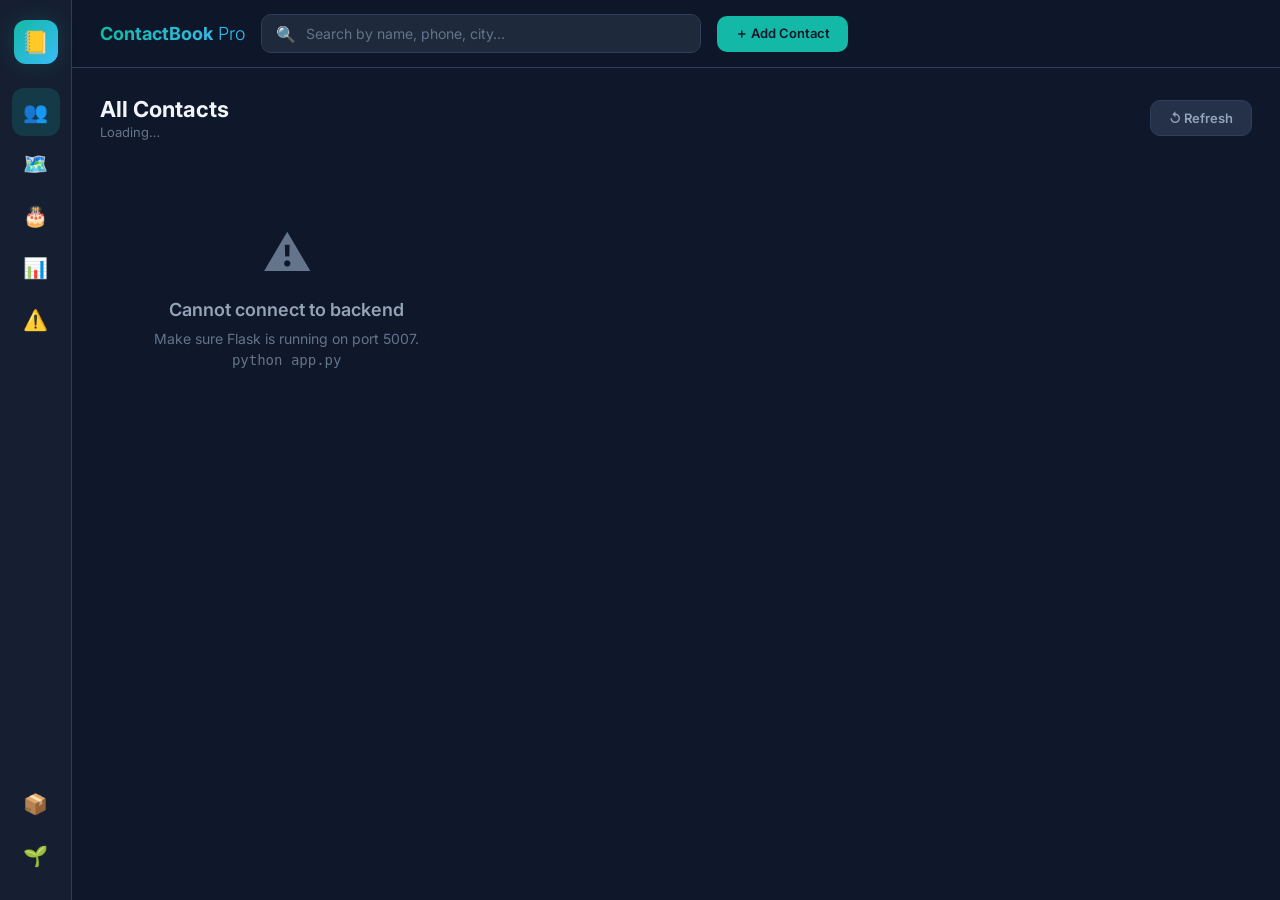
<file: phase1-python-oop/projects/project07-contact-book/frontend/index.html>
<!DOCTYPE html>
<html lang="en">
<head>
  <meta charset="UTF-8" />
  <meta name="viewport" content="width=device-width, initial-scale=1.0" />
  <title>ContactBook Pro — Day 28 Project</title>
  <meta name="description" content="A premium contact management app built with Python OOP, Flask, and vanilla JS — Phase 1 Day 28 capstone project." />
  <link rel="preconnect" href="https://fonts.googleapis.com" />
  <link href="https://fonts.googleapis.com/css2?family=Inter:wght@300;400;500;600;700;800&display=swap" rel="stylesheet" />
  <style>
    /* ═══════════════════════════════════════════════
       DESIGN SYSTEM — CSS CUSTOM PROPERTIES
    ═══════════════════════════════════════════════ */
    :root {
      --bg-primary:   #0f172a;
      --bg-card:      #1e293b;
      --bg-card-2:    #243149;
      --bg-sidebar:   #161f32;
      --border:       #2d3f5a;
      --teal:         #14b8a6;
      --teal-dim:     #0d9488;
      --teal-glow:    rgba(20,184,166,0.18);
      --amber:        #f59e0b;
      --amber-dim:    #d97706;
      --amber-glow:   rgba(245,158,11,0.18);
      --red:          #ef4444;
      --red-glow:     rgba(239,68,68,0.16);
      --violet:       #8b5cf6;
      --violet-glow:  rgba(139,92,246,0.18);
      --sky:          #38bdf8;
      --text-primary: #f1f5f9;
      --text-sec:     #94a3b8;
      --text-muted:   #64748b;
      --radius:       12px;
      --radius-sm:    8px;
      --sidebar-w:    72px;
      --trans:        0.2s ease;
    }

    *, *::before, *::after { box-sizing: border-box; margin: 0; padding: 0; }

    body {
      font-family: 'Inter', sans-serif;
      background: var(--bg-primary);
      color: var(--text-primary);
      min-height: 100vh;
      display: flex;
    }

    /* ── Scrollbar ── */
    ::-webkit-scrollbar { width: 6px; height: 6px; }
    ::-webkit-scrollbar-track { background: transparent; }
    ::-webkit-scrollbar-thumb { background: var(--border); border-radius: 99px; }

    /* ═══════════════════════════════════════════════
       SIDEBAR
    ═══════════════════════════════════════════════ */
    #sidebar {
      width: var(--sidebar-w);
      background: var(--bg-sidebar);
      border-right: 1px solid var(--border);
      display: flex;
      flex-direction: column;
      align-items: center;
      padding: 20px 0;
      position: fixed;
      top: 0; left: 0;
      height: 100vh;
      z-index: 100;
      gap: 4px;
    }
    .sidebar-logo {
      width: 44px; height: 44px;
      background: linear-gradient(135deg, var(--teal), var(--sky));
      border-radius: 12px;
      display: flex; align-items: center; justify-content: center;
      font-size: 22px;
      margin-bottom: 20px;
      box-shadow: 0 0 20px var(--teal-glow);
    }
    .nav-btn {
      width: 48px; height: 48px;
      border-radius: 12px;
      background: transparent;
      border: none;
      cursor: pointer;
      display: flex; align-items: center; justify-content: center;
      font-size: 20px;
      color: var(--text-muted);
      transition: var(--trans);
      position: relative;
    }
    .nav-btn:hover, .nav-btn.active {
      background: var(--teal-glow);
      color: var(--teal);
    }
    .nav-btn .tooltip {
      position: absolute;
      left: 60px;
      background: var(--bg-card);
      border: 1px solid var(--border);
      color: var(--text-primary);
      padding: 6px 12px;
      border-radius: 8px;
      font-size: 12px;
      font-weight: 500;
      white-space: nowrap;
      opacity: 0;
      pointer-events: none;
      transition: opacity 0.15s;
      z-index: 200;
    }
    .nav-btn:hover .tooltip { opacity: 1; }
    .sidebar-spacer { flex: 1; }

    /* ═══════════════════════════════════════════════
       MAIN LAYOUT
    ═══════════════════════════════════════════════ */
    #main {
      margin-left: var(--sidebar-w);
      flex: 1;
      display: flex;
      flex-direction: column;
      min-height: 100vh;
      overflow-x: hidden;
    }

    /* ── Top bar ── */
    #topbar {
      position: sticky; top: 0; z-index: 50;
      background: rgba(15,23,42,0.85);
      backdrop-filter: blur(16px);
      border-bottom: 1px solid var(--border);
      padding: 14px 28px;
      display: flex; align-items: center; gap: 16px;
    }
    #topbar h1 {
      font-size: 18px; font-weight: 700;
      background: linear-gradient(90deg, var(--teal), var(--sky));
      -webkit-background-clip: text;
      -webkit-text-fill-color: transparent;
      white-space: nowrap;
    }
    #search-bar {
      flex: 1; max-width: 440px;
      background: var(--bg-card);
      border: 1px solid var(--border);
      border-radius: 10px;
      display: flex; align-items: center;
      padding: 0 14px;
      gap: 10px;
      transition: border-color var(--trans);
    }
    #search-bar:focus-within { border-color: var(--teal); box-shadow: 0 0 0 3px var(--teal-glow); }
    #search-bar span { color: var(--text-muted); font-size: 16px; }
    #search-input {
      background: transparent; border: none; outline: none;
      color: var(--text-primary); font-family: inherit;
      font-size: 14px; width: 100%; padding: 10px 0;
    }
    #search-input::placeholder { color: var(--text-muted); }

    /* ── Buttons ── */
    .btn {
      display: inline-flex; align-items: center; gap: 8px;
      padding: 9px 18px;
      border-radius: 10px;
      border: none; cursor: pointer;
      font-family: inherit; font-size: 13px; font-weight: 600;
      transition: var(--trans);
    }
    .btn-primary {
      background: var(--teal); color: #0f172a;
    }
    .btn-primary:hover { background: var(--teal-dim); transform: translateY(-1px); }
    .btn-ghost {
      background: var(--bg-card-2); color: var(--text-sec);
      border: 1px solid var(--border);
    }
    .btn-ghost:hover { background: var(--border); color: var(--text-primary); }
    .btn-danger {
      background: var(--red-glow); color: var(--red);
      border: 1px solid rgba(239,68,68,0.3);
    }
    .btn-danger:hover { background: var(--red); color: #fff; }
    .btn-amber {
      background: var(--amber-glow); color: var(--amber);
      border: 1px solid rgba(245,158,11,0.3);
    }

    /* ═══════════════════════════════════════════════
       CONTENT AREA
    ═══════════════════════════════════════════════ */
    #content { padding: 28px; flex: 1; }

    /* ── Views (pages) ── */
    .view { display: none; animation: fadeIn 0.25s ease; }
    .view.active { display: block; }
    @keyframes fadeIn { from { opacity:0; transform:translateY(8px); } to { opacity:1; transform:none; } }

    /* ── Section header ── */
    .section-header {
      display: flex; align-items: center; justify-content: space-between;
      margin-bottom: 24px; flex-wrap: wrap; gap: 12px;
    }
    .section-header h2 { font-size: 22px; font-weight: 700; }
    .section-header p  { color: var(--text-muted); font-size: 13px; margin-top: 2px; }

    /* ── Stats grid ── */
    .stats-grid {
      display: grid;
      grid-template-columns: repeat(auto-fill, minmax(200px, 1fr));
      gap: 16px;
      margin-bottom: 28px;
    }
    .stat-card {
      background: var(--bg-card);
      border: 1px solid var(--border);
      border-radius: var(--radius);
      padding: 20px;
      position: relative;
      overflow: hidden;
      transition: transform var(--trans);
    }
    .stat-card:hover { transform: translateY(-2px); }
    .stat-card .accent-bar {
      position: absolute; top: 0; left: 0;
      height: 3px; width: 100%;
    }
    .stat-card .icon {
      font-size: 28px; margin-bottom: 10px;
    }
    .stat-card .value {
      font-size: 32px; font-weight: 800; line-height: 1;
    }
    .stat-card .label {
      font-size: 12px; color: var(--text-muted);
      text-transform: uppercase; letter-spacing: 0.08em;
      margin-top: 6px;
    }

    /* ── Contacts grid ── */
    .contacts-grid {
      display: grid;
      grid-template-columns: repeat(auto-fill, minmax(280px, 1fr));
      gap: 16px;
    }
    .contact-card {
      background: var(--bg-card);
      border: 1px solid var(--border);
      border-radius: var(--radius);
      padding: 20px;
      display: flex; flex-direction: column; gap: 12px;
      transition: border-color var(--trans), transform var(--trans);
      position: relative;
    }
    .contact-card:hover { border-color: var(--teal); transform: translateY(-2px); }
    .contact-card.duplicate { border-color: rgba(239,68,68,0.4); }
    .card-top { display: flex; align-items: center; gap: 14px; }
    .avatar {
      width: 48px; height: 48px; border-radius: 12px;
      display: flex; align-items: center; justify-content: center;
      font-size: 18px; font-weight: 700; flex-shrink: 0;
      color: #0f172a;
    }
    .card-name { font-size: 16px; font-weight: 700; }
    .card-id   { font-size: 11px; color: var(--text-muted); margin-top: 2px; }
    .card-meta { display: flex; flex-direction: column; gap: 5px; }
    .card-row  { display: flex; align-items: center; gap: 8px; font-size: 13px; color: var(--text-sec); }
    .card-row span.icon { width: 16px; text-align: center; font-size: 14px; }
    .badge {
      display: inline-block;
      padding: 2px 8px; border-radius: 99px;
      font-size: 11px; font-weight: 600;
    }
    .badge-teal   { background: var(--teal-glow);   color: var(--teal); }
    .badge-amber  { background: var(--amber-glow);  color: var(--amber); }
    .badge-red    { background: var(--red-glow);    color: var(--red); }
    .badge-violet { background: var(--violet-glow); color: var(--violet); }
    .card-actions { display: flex; gap: 8px; margin-top: 4px; }
    .card-actions .btn { flex: 1; justify-content: center; padding: 7px 10px; font-size: 12px; }
    .dup-badge {
      position: absolute; top: 12px; right: 12px;
      background: var(--red-glow); color: var(--red);
      border: 1px solid rgba(239,68,68,0.3);
      font-size: 10px; font-weight: 700;
      padding: 2px 7px; border-radius: 6px;
    }

    /* ── City groups ── */
    .city-group { margin-bottom: 28px; }
    .city-group-header {
      display: flex; align-items: center; gap: 10px;
      margin-bottom: 14px;
    }
    .city-group-header h3 {
      font-size: 16px; font-weight: 700;
    }
    .city-count {
      background: var(--bg-card-2); color: var(--text-sec);
      border: 1px solid var(--border);
      font-size: 11px; font-weight: 600;
      padding: 2px 8px; border-radius: 99px;
    }

    /* ── Birthday list ── */
    .birthday-list { display: flex; flex-direction: column; gap: 12px; }
    .birthday-card {
      background: var(--bg-card);
      border: 1px solid var(--border);
      border-left: 3px solid var(--amber);
      border-radius: var(--radius);
      padding: 16px 20px;
      display: flex; align-items: center; gap: 16px;
    }
    .birthday-card .avatar { width: 44px; height: 44px; border-radius: 10px; font-size: 16px; }
    .birthday-card .days-badge {
      margin-left: auto;
      background: var(--amber-glow);
      color: var(--amber);
      border: 1px solid rgba(245,158,11,0.3);
      font-size: 12px; font-weight: 700;
      padding: 4px 12px; border-radius: 8px;
      white-space: nowrap;
    }
    .birthday-days-input {
      display: flex; align-items: center; gap: 10px;
    }
    .birthday-days-input label { font-size: 13px; color: var(--text-sec); }
    .birthday-days-input input {
      background: var(--bg-card); border: 1px solid var(--border);
      color: var(--text-primary); padding: 7px 12px; border-radius: 8px;
      font-family: inherit; font-size: 13px; width: 70px;
      outline: none;
    }
    .birthday-days-input input:focus { border-color: var(--teal); }

    /* ── Import/Export ── */
    .io-grid {
      display: grid;
      grid-template-columns: repeat(auto-fill, minmax(300px, 1fr));
      gap: 20px;
    }
    .io-card {
      background: var(--bg-card);
      border: 1px solid var(--border);
      border-radius: var(--radius);
      padding: 24px;
    }
    .io-card h3 { font-size: 15px; font-weight: 700; margin-bottom: 6px; }
    .io-card p  { font-size: 13px; color: var(--text-muted); margin-bottom: 18px; line-height: 1.5; }
    .file-drop {
      border: 2px dashed var(--border);
      border-radius: 10px;
      padding: 24px;
      text-align: center;
      cursor: pointer;
      transition: border-color var(--trans), background var(--trans);
      margin-bottom: 14px;
    }
    .file-drop:hover, .file-drop.drag-over {
      border-color: var(--teal);
      background: var(--teal-glow);
    }
    .file-drop .drop-icon { font-size: 28px; margin-bottom: 8px; }
    .file-drop p { font-size: 13px; color: var(--text-muted); margin: 0; }
    .file-drop input[type="file"] { display: none; }

    /* ── Modal ── */
    #modal-overlay {
      position: fixed; inset: 0;
      background: rgba(0,0,0,0.7);
      backdrop-filter: blur(4px);
      z-index: 500;
      display: none; align-items: center; justify-content: center;
    }
    #modal-overlay.open { display: flex; animation: fadeIn 0.2s ease; }
    #modal {
      background: var(--bg-card);
      border: 1px solid var(--border);
      border-radius: 16px;
      width: 100%; max-width: 520px;
      padding: 28px;
      margin: 20px;
      animation: slideUp 0.25s ease;
    }
    @keyframes slideUp { from { transform: translateY(20px); opacity:0; } to { transform: none; opacity:1; } }
    #modal h2 { font-size: 20px; font-weight: 700; margin-bottom: 20px; }
    .form-grid {
      display: grid;
      grid-template-columns: 1fr 1fr;
      gap: 14px;
    }
    .form-group { display: flex; flex-direction: column; gap: 6px; }
    .form-group.full { grid-column: 1 / -1; }
    .form-group label { font-size: 12px; font-weight: 600; color: var(--text-muted); text-transform: uppercase; letter-spacing: 0.05em; }
    .form-group input {
      background: var(--bg-primary);
      border: 1px solid var(--border);
      color: var(--text-primary);
      padding: 10px 14px;
      border-radius: 8px;
      font-family: inherit; font-size: 14px;
      outline: none; transition: border-color var(--trans);
    }
    .form-group input:focus { border-color: var(--teal); box-shadow: 0 0 0 3px var(--teal-glow); }
    .modal-actions { display: flex; gap: 10px; justify-content: flex-end; margin-top: 20px; }

    /* ── Toast ── */
    #toast-container {
      position: fixed; bottom: 24px; right: 24px;
      display: flex; flex-direction: column; gap: 10px;
      z-index: 9999;
    }
    .toast {
      background: var(--bg-card);
      border: 1px solid var(--border);
      border-radius: 10px;
      padding: 12px 18px;
      font-size: 14px;
      display: flex; align-items: center; gap: 10px;
      animation: slideInRight 0.3s ease;
      min-width: 260px;
      box-shadow: 0 8px 32px rgba(0,0,0,0.4);
    }
    .toast.success { border-left: 3px solid var(--teal); }
    .toast.error   { border-left: 3px solid var(--red); }
    .toast.info    { border-left: 3px solid var(--sky); }
    @keyframes slideInRight { from { transform: translateX(60px); opacity:0; } to { transform:none; opacity:1; } }

    /* ── Empty state ── */
    .empty-state {
      text-align: center; padding: 60px 20px;
      color: var(--text-muted);
    }
    .empty-state .icon { font-size: 48px; margin-bottom: 16px; }
    .empty-state h3 { font-size: 18px; font-weight: 600; color: var(--text-sec); margin-bottom: 8px; }
    .empty-state p  { font-size: 14px; line-height: 1.5; }

    /* ── Loader ── */
    .loader {
      text-align: center; padding: 40px;
      color: var(--text-muted); font-size: 14px;
    }
    .spinner {
      display: inline-block; width: 32px; height: 32px;
      border: 3px solid var(--border);
      border-top-color: var(--teal);
      border-radius: 50%;
      animation: spin 0.7s linear infinite;
      margin-bottom: 12px;
    }
    @keyframes spin { to { transform: rotate(360deg); } }

    /* ── Alert banner ── */
    .alert-banner {
      background: var(--amber-glow);
      border: 1px solid rgba(245,158,11,0.35);
      border-radius: 10px;
      padding: 12px 18px;
      display: flex; align-items: center; gap: 12px;
      font-size: 14px; margin-bottom: 20px;
      animation: fadeIn 0.4s ease;
    }
    .alert-banner .icon { font-size: 20px; }
    .alert-banner strong { color: var(--amber); }
    .alert-banner p { color: var(--text-sec); }

    /* ── Duplicate section ── */
    .dup-notice {
      background: var(--red-glow);
      border: 1px solid rgba(239,68,68,0.35);
      border-radius: 10px;
      padding: 12px 18px;
      display: flex; align-items: center; gap: 12px;
      font-size: 14px; margin-bottom: 20px;
    }

    /* Responsive */
    @media (max-width: 600px) {
      .contacts-grid { grid-template-columns: 1fr; }
      .form-grid { grid-template-columns: 1fr; }
      .io-grid { grid-template-columns: 1fr; }
    }
  </style>
</head>
<body>

<!-- ═══════════════ SIDEBAR ═══════════════ -->
<nav id="sidebar">
  <div class="sidebar-logo">📒</div>
  <button class="nav-btn active" id="nav-contacts" onclick="showView('contacts')" title="Contacts">
    👥<span class="tooltip">Contacts</span>
  </button>
  <button class="nav-btn" id="nav-cities" onclick="showView('cities')" title="By City">
    🗺️<span class="tooltip">By City</span>
  </button>
  <button class="nav-btn" id="nav-birthdays" onclick="showView('birthdays')" title="Birthdays">
    🎂<span class="tooltip">Birthdays</span>
  </button>
  <button class="nav-btn" id="nav-stats" onclick="showView('stats')" title="Stats">
    📊<span class="tooltip">Statistics</span>
  </button>
  <button class="nav-btn" id="nav-duplicates" onclick="showView('duplicates')" title="Duplicates">
    ⚠️<span class="tooltip">Duplicates</span>
  </button>
  <div class="sidebar-spacer"></div>
  <button class="nav-btn" id="nav-io" onclick="showView('io')" title="Import / Export">
    📦<span class="tooltip">Import / Export</span>
  </button>
  <button class="nav-btn" onclick="seedData()" title="Load Demo Data">
    🌱<span class="tooltip">Seed Demo Data</span>
  </button>
</nav>

<!-- ═══════════════ MAIN ═══════════════ -->
<div id="main">
  <!-- Topbar -->
  <header id="topbar">
    <h1>ContactBook<span style="font-weight:300;color:var(--text-muted)"> Pro</span></h1>
    <div id="search-bar">
      <span>🔍</span>
      <input id="search-input" type="text" placeholder="Search by name, phone, city…" oninput="handleSearch()" />
    </div>
    <button class="btn btn-primary" onclick="openAddModal()" id="add-contact-btn">
      ＋ Add Contact
    </button>
  </header>

  <!-- Content -->
  <main id="content">

    <!-- ─── CONTACTS VIEW ─── -->
    <section class="view active" id="view-contacts">
      <div class="section-header">
        <div>
          <h2>All Contacts</h2>
          <p id="contact-count-label">Loading…</p>
        </div>
        <div style="display:flex;gap:10px;">
          <button class="btn btn-ghost" onclick="loadContacts()">↺ Refresh</button>
        </div>
      </div>
      <div id="contacts-container" class="contacts-grid">
        <div class="loader"><div class="spinner"></div><br>Loading contacts…</div>
      </div>
    </section>

    <!-- ─── CITIES VIEW ─── -->
    <section class="view" id="view-cities">
      <div class="section-header">
        <div><h2>Contacts by City</h2><p>Grouped by city of residence</p></div>
        <button class="btn btn-ghost" onclick="loadCities()">↺ Refresh</button>
      </div>
      <div id="cities-container">
        <div class="loader"><div class="spinner"></div><br>Loading…</div>
      </div>
    </section>

    <!-- ─── BIRTHDAYS VIEW ─── -->
    <section class="view" id="view-birthdays">
      <div class="section-header">
        <div><h2>Birthday Reminders 🎂</h2><p>Upcoming birthdays in the next N days</p></div>
        <div class="birthday-days-input">
          <label for="days-input">Days ahead:</label>
          <input id="days-input" type="number" value="7" min="1" max="365" onchange="loadBirthdays()" />
          <button class="btn btn-amber" onclick="loadBirthdays()">🔍 Check</button>
        </div>
      </div>
      <div id="birthday-alert"></div>
      <div id="birthdays-container" class="birthday-list">
        <div class="loader"><div class="spinner"></div><br>Loading…</div>
      </div>
    </section>

    <!-- ─── STATS VIEW ─── -->
    <section class="view" id="view-stats">
      <div class="section-header">
        <div><h2>Statistics Dashboard 📊</h2><p>Aggregate insights about your contact book</p></div>
        <button class="btn btn-ghost" onclick="loadStats()">↺ Refresh</button>
      </div>
      <div id="stats-container">
        <div class="loader"><div class="spinner"></div><br>Loading…</div>
      </div>
    </section>

    <!-- ─── DUPLICATES VIEW ─── -->
    <section class="view" id="view-duplicates">
      <div class="section-header">
        <div><h2>Duplicate Phone Numbers ⚠️</h2><p>Contacts sharing a phone number</p></div>
        <button class="btn btn-ghost" onclick="loadDuplicates()">↺ Refresh</button>
      </div>
      <div id="duplicates-container">
        <div class="loader"><div class="spinner"></div><br>Loading…</div>
      </div>
    </section>

    <!-- ─── IMPORT/EXPORT VIEW ─── -->
    <section class="view" id="view-io">
      <div class="section-header">
        <div><h2>Import &amp; Export 📦</h2><p>Move your contact data in and out</p></div>
      </div>
      <div class="io-grid">

        <!-- Export CSV -->
        <div class="io-card">
          <h3>⬇️ Export as CSV</h3>
          <p>Download all contacts as a comma-separated values file, importable into Excel, Google Sheets, etc.</p>
          <button class="btn btn-primary" style="width:100%;justify-content:center;" onclick="exportCSV()">Download contacts.csv</button>
        </div>

        <!-- Import CSV -->
        <div class="io-card">
          <h3>⬆️ Import from CSV</h3>
          <p>Upload a CSV file with columns: <code style="color:var(--teal)">contact_id, name, phone, email, city, birthday</code>. Duplicates (by ID) are skipped.</p>
          <div class="file-drop" id="csv-drop" onclick="document.getElementById('csv-file').click()" ondrop="handleDrop(event,'csv')" ondragover="dragOver(event)" ondragleave="dragLeave(event,'csv')">
            <div class="drop-icon">📄</div>
            <p>Click or drag &amp; drop a .csv file here</p>
            <input type="file" id="csv-file" accept=".csv" onchange="importCSV(this)" />
          </div>
        </div>

        <!-- Export JSON -->
        <div class="io-card">
          <h3>⬇️ Export as JSON</h3>
          <p>Download all contacts as a JSON file — perfect for backups or transferring to another app.</p>
          <button class="btn btn-primary" style="width:100%;justify-content:center;" onclick="exportJSON()">Download contacts.json</button>
        </div>

        <!-- Import JSON -->
        <div class="io-card">
          <h3>⬆️ Import from JSON</h3>
          <p>Upload a JSON array of contact objects. New contacts are merged; duplicates by <code style="color:var(--teal)">contact_id</code> are skipped.</p>
          <div class="file-drop" id="json-drop" onclick="document.getElementById('json-file').click()" ondrop="handleDrop(event,'json')" ondragover="dragOver(event)" ondragleave="dragLeave(event,'json')">
            <div class="drop-icon">📋</div>
            <p>Click or drag &amp; drop a .json file here</p>
            <input type="file" id="json-file" accept=".json" onchange="importJSON(this)" />
          </div>
        </div>

      </div>
    </section>
  </main>
</div>

<!-- ═══════════════ MODAL ═══════════════ -->
<div id="modal-overlay" onclick="closeModalOnOverlay(event)">
  <div id="modal" role="dialog" aria-modal="true">
    <h2 id="modal-title">Add Contact</h2>
    <form id="contact-form" onsubmit="submitContactForm(event)">
      <div class="form-grid">
        <div class="form-group full">
          <label for="f-name">Full Name *</label>
          <input id="f-name" name="name" placeholder="e.g. Tony Stark" required />
        </div>
        <div class="form-group">
          <label for="f-phone">Phone *</label>
          <input id="f-phone" name="phone" placeholder="9876543210" required />
        </div>
        <div class="form-group">
          <label for="f-email">Email</label>
          <input id="f-email" name="email" type="email" placeholder="tony@stark.com" />
        </div>
        <div class="form-group">
          <label for="f-city">City</label>
          <input id="f-city" name="city" placeholder="New York" />
        </div>
        <div class="form-group">
          <label for="f-birthday">Birthday</label>
          <input id="f-birthday" name="birthday" type="date" />
        </div>
      </div>
      <input type="hidden" id="f-id" name="contact_id" />
      <div class="modal-actions">
        <button type="button" class="btn btn-ghost" onclick="closeModal()">Cancel</button>
        <button type="submit" class="btn btn-primary" id="modal-submit-btn">Save Contact</button>
      </div>
    </form>
  </div>
</div>

<!-- Toast container -->
<div id="toast-container"></div>

<!-- ═══════════════ JAVASCRIPT ═══════════════ -->
<script>
  const API = "http://localhost:5007/api";

  // Avatar color palette
  const AVATAR_COLORS = [
    "#14b8a6","#38bdf8","#8b5cf6","#f59e0b","#10b981","#f43f5e","#6366f1","#ec4899"
  ];
  function avatarColor(name) {
    let h = 0;
    for (let i = 0; i < name.length; i++) h = name.charCodeAt(i) + ((h << 5) - h);
    return AVATAR_COLORS[Math.abs(h) % AVATAR_COLORS.length];
  }
  function initials(name) {
    return name.split(" ").map(w => w[0]).join("").toUpperCase().slice(0, 2);
  }

  // ── Toast ───────────────────────────────────────────────
  function showToast(msg, type = "success") {
    const icons = { success: "✅", error: "❌", info: "ℹ️" };
    const t = document.createElement("div");
    t.className = `toast ${type}`;
    t.innerHTML = `<span>${icons[type]}</span><span>${msg}</span>`;
    document.getElementById("toast-container").appendChild(t);
    setTimeout(() => t.remove(), 3500);
  }

  // ── View switching ───────────────────────────────────────
  const loaders = {
    contacts:   loadContacts,
    cities:     loadCities,
    birthdays:  loadBirthdays,
    stats:      loadStats,
    duplicates: loadDuplicates,
    io:         () => {},
  };

  function showView(view) {
    document.querySelectorAll(".view").forEach(v => v.classList.remove("active"));
    document.querySelectorAll(".nav-btn").forEach(b => b.classList.remove("active"));
    document.getElementById(`view-${view}`).classList.add("active");
    document.getElementById(`nav-${view}`)?.classList.add("active");
    // Hide search bar on non-contacts views
    document.getElementById("search-input").value = "";
    loaders[view]?.();
  }

  // ── Search ───────────────────────────────────────────────
  let searchTimer = null;
  function handleSearch() {
    clearTimeout(searchTimer);
    searchTimer = setTimeout(() => {
      loadContacts(document.getElementById("search-input").value.trim());
    }, 300);
  }

  // ── Contact card rendering ───────────────────────────────
  function renderContactCard(c, isDup = false) {
    const color  = avatarColor(c.name);
    const today  = new Date();
    let bdayBadge = "";
    if (c.birthday) {
      try {
        const bd = new Date(c.birthday);
        const thisYear = new Date(today.getFullYear(), bd.getMonth(), bd.getDate());
        if (thisYear < today) thisYear.setFullYear(today.getFullYear() + 1);
        const diff = Math.round((thisYear - today) / 86400000);
        if (diff <= 7) bdayBadge = `<span class="badge badge-amber">🎂 ${diff === 0 ? "Today!" : `in ${diff}d`}</span>`;
      } catch {}
    }
    return `
      <div class="contact-card ${isDup ? 'duplicate' : ''}" id="card-${c.contact_id}">
        ${isDup ? '<span class="dup-badge">DUPLICATE PHONE</span>' : ''}
        <div class="card-top">
          <div class="avatar" style="background:${color}">${initials(c.name)}</div>
          <div>
            <div class="card-name">${esc(c.name)}</div>
            <div class="card-id">${esc(c.contact_id)}</div>
          </div>
          ${bdayBadge}
        </div>
        <div class="card-meta">
          <div class="card-row"><span class="icon">📞</span>${esc(c.phone)}</div>
          ${c.email ? `<div class="card-row"><span class="icon">✉️</span>${esc(c.email)}</div>` : ""}
          ${c.city  ? `<div class="card-row"><span class="icon">📍</span>${esc(c.city)}</div>` : ""}
          ${c.birthday ? `<div class="card-row"><span class="icon">🎂</span>${esc(c.birthday)}</div>` : ""}
        </div>
        <div class="card-actions">
          <button class="btn btn-ghost" onclick="openEditModal(${JSON.stringify(c).replace(/"/g,'&quot;')})">✏️ Edit</button>
          <button class="btn btn-danger" onclick="deleteContact('${c.contact_id}', '${esc(c.name)}')">🗑️ Delete</button>
        </div>
      </div>`;
  }

  function esc(s) {
    return String(s).replace(/&/g,'&amp;').replace(/</g,'&lt;').replace(/>/g,'&gt;').replace(/"/g,'&quot;');
  }

  // ── Load contacts ────────────────────────────────────────
  async function loadContacts(query = "") {
    const el = document.getElementById("contacts-container");
    el.innerHTML = `<div class="loader"><div class="spinner"></div><br>Loading…</div>`;
    try {
      const url = query ? `${API}/contacts?search=${encodeURIComponent(query)}` : `${API}/contacts`;
      const res = await fetch(url);
      const data = await res.json();
      const label = document.getElementById("contact-count-label");
      label.textContent = query
        ? `${data.length} result${data.length !== 1 ? 's' : ''} for "${query}"`
        : `${data.length} contact${data.length !== 1 ? 's' : ''} total`;
      if (!data.length) {
        el.innerHTML = `<div class="empty-state"><div class="icon">👥</div><h3>No contacts found</h3><p>${query ? 'Try a different search.' : 'Click "+ Add Contact" or 🌱 Seed demo data to get started.'}</p></div>`;
        return;
      }
      el.innerHTML = data.map(c => renderContactCard(c)).join("");
    } catch (e) {
      el.innerHTML = `<div class="empty-state"><div class="icon">⚠️</div><h3>Cannot connect to backend</h3><p>Make sure Flask is running on port 5007.<br><code>python app.py</code></p></div>`;
    }
  }

  // ── Load cities ──────────────────────────────────────────
  async function loadCities() {
    const el = document.getElementById("cities-container");
    el.innerHTML = `<div class="loader"><div class="spinner"></div><br>Loading…</div>`;
    try {
      const res  = await fetch(`${API}/group-by-city`);
      const data = await res.json();
      const cities = Object.keys(data).sort();
      if (!cities.length) {
        el.innerHTML = `<div class="empty-state"><div class="icon">🗺️</div><h3>No contacts yet</h3><p>Add contacts first.</p></div>`;
        return;
      }
      el.innerHTML = cities.map(city => `
        <div class="city-group">
          <div class="city-group-header">
            <span style="font-size:20px">📍</span>
            <h3>${esc(city)}</h3>
            <span class="city-count">${data[city].length}</span>
          </div>
          <div class="contacts-grid">
            ${data[city].map(c => renderContactCard(c)).join("")}
          </div>
        </div>
      `).join("");
    } catch {
      el.innerHTML = `<div class="empty-state"><div class="icon">⚠️</div><h3>Cannot connect</h3><p>Is Flask running?</p></div>`;
    }
  }

  // ── Load birthdays ───────────────────────────────────────
  async function loadBirthdays() {
    const days = document.getElementById("days-input").value || 7;
    const el   = document.getElementById("birthdays-container");
    const alertEl = document.getElementById("birthday-alert");
    el.innerHTML  = `<div class="loader"><div class="spinner"></div><br>Loading…</div>`;
    alertEl.innerHTML = "";
    try {
      const res  = await fetch(`${API}/birthdays?days=${days}`);
      const data = await res.json();
      if (data.length) {
        alertEl.innerHTML = `<div class="alert-banner"><span class="icon">🎉</span><div><strong>${data.length} upcoming birthday${data.length !== 1 ? 's' : ''}</strong> in the next ${days} day${days != 1 ? 's' : ''}! Don't forget to wish them!</div></div>`;
      }
      if (!data.length) {
        el.innerHTML = `<div class="empty-state"><div class="icon">🎂</div><h3>No upcoming birthdays</h3><p>No contacts have a birthday in the next ${days} day${days != 1 ? 's' : ''}.</p></div>`;
        return;
      }
      const today = new Date();
      el.innerHTML = data.map(c => {
        const bd = new Date(c.birthday);
        const thisYear = new Date(today.getFullYear(), bd.getMonth(), bd.getDate());
        if (thisYear < today) thisYear.setFullYear(today.getFullYear() + 1);
        const diff = Math.round((thisYear - today) / 86400000);
        const color = avatarColor(c.name);
        return `<div class="birthday-card">
          <div class="avatar" style="background:${color}">${initials(c.name)}</div>
          <div>
            <div style="font-weight:700">${esc(c.name)}</div>
            <div style="font-size:13px;color:var(--text-muted)">🎂 ${esc(c.birthday)} · 📞 ${esc(c.phone)}</div>
          </div>
          <span class="days-badge">${diff === 0 ? "🎉 Today!" : `in ${diff} day${diff !== 1 ? 's' : ''}`}</span>
        </div>`;
      }).join("");
    } catch {
      el.innerHTML = `<div class="empty-state"><div class="icon">⚠️</div><h3>Cannot connect</h3><p>Is Flask running?</p></div>`;
    }
  }

  // ── Load stats ───────────────────────────────────────────
  async function loadStats() {
    const el = document.getElementById("stats-container");
    el.innerHTML = `<div class="loader"><div class="spinner"></div><br>Loading…</div>`;
    try {
      const res  = await fetch(`${API}/stats`);
      const data = await res.json();
      el.innerHTML = `
        <div class="stats-grid">
          <div class="stat-card">
            <div class="accent-bar" style="background:linear-gradient(90deg,var(--teal),var(--sky))"></div>
            <div class="icon">👥</div>
            <div class="value" style="color:var(--teal)">${data.total_contacts}</div>
            <div class="label">Total Contacts</div>
          </div>
          <div class="stat-card">
            <div class="accent-bar" style="background:linear-gradient(90deg,var(--sky),var(--violet))"></div>
            <div class="icon">🗺️</div>
            <div class="value" style="color:var(--sky)">${data.unique_cities}</div>
            <div class="label">Unique Cities</div>
          </div>
          <div class="stat-card">
            <div class="accent-bar" style="background:linear-gradient(90deg,var(--amber),#f97316)"></div>
            <div class="icon">🎂</div>
            <div class="value" style="color:var(--amber)">${data.birthdays_this_month}</div>
            <div class="label">Birthdays This Month</div>
          </div>
          <div class="stat-card">
            <div class="accent-bar" style="background:linear-gradient(90deg,#10b981,var(--teal))"></div>
            <div class="icon">🎉</div>
            <div class="value" style="color:#10b981">${data.birthdays_next_7_days}</div>
            <div class="label">Birthdays Next 7 Days</div>
          </div>
        </div>
        <div style="background:var(--bg-card);border:1px solid var(--border);border-radius:var(--radius);padding:24px;margin-top:4px;">
          <h3 style="font-size:15px;font-weight:700;margin-bottom:16px;">🐍 Python Functions Used (Days 25–28)</h3>
          <div style="display:flex;flex-wrap:wrap;gap:10px;">
            ${["load_contacts_csv()","save_contacts_csv()","add_contact()","export_json()","import_json()","merge_contacts()","group_by_city()","birthday_reminder()","find_duplicates()","export_to_csv()","stats()"].map(fn => `<span class="badge badge-teal" style="padding:5px 12px;font-size:12px;">${fn}</span>`).join("")}
          </div>
        </div>`;
    } catch {
      el.innerHTML = `<div class="empty-state"><div class="icon">⚠️</div><h3>Cannot connect</h3><p>Is Flask running?</p></div>`;
    }
  }

  // ── Load duplicates ──────────────────────────────────────
  async function loadDuplicates() {
    const el = document.getElementById("duplicates-container");
    el.innerHTML = `<div class="loader"><div class="spinner"></div><br>Loading…</div>`;
    try {
      const res  = await fetch(`${API}/duplicates`);
      const data = await res.json();
      if (!data.length) {
        el.innerHTML = `<div class="empty-state"><div class="icon">✅</div><h3>No duplicates found</h3><p>All contacts have unique phone numbers. Great hygiene!</p></div>`;
        return;
      }
      el.innerHTML = `
        <div class="dup-notice"><span style="font-size:20px">⚠️</span><div><strong style="color:var(--red)">${data.length} contact${data.length!==1?'s':''}</strong> share a phone number with another contact.</div></div>
        <div class="contacts-grid">${data.map(c => renderContactCard(c, true)).join("")}</div>`;
    } catch {
      el.innerHTML = `<div class="empty-state"><div class="icon">⚠️</div><h3>Cannot connect</h3><p>Is Flask running?</p></div>`;
    }
  }

  // ── CRUD ─────────────────────────────────────────────────
  let editingId = null;

  function openAddModal() {
    editingId = null;
    document.getElementById("modal-title").textContent = "Add Contact";
    document.getElementById("modal-submit-btn").textContent = "Save Contact";
    document.getElementById("contact-form").reset();
    document.getElementById("f-id").value = "";
    document.getElementById("modal-overlay").classList.add("open");
    document.getElementById("f-name").focus();
  }

  function openEditModal(c) {
    editingId = c.contact_id;
    document.getElementById("modal-title").textContent = "Edit Contact";
    document.getElementById("modal-submit-btn").textContent = "Update Contact";
    document.getElementById("f-id").value    = c.contact_id;
    document.getElementById("f-name").value  = c.name;
    document.getElementById("f-phone").value = c.phone;
    document.getElementById("f-email").value = c.email;
    document.getElementById("f-city").value  = c.city;
    document.getElementById("f-birthday").value = c.birthday;
    document.getElementById("modal-overlay").classList.add("open");
    document.getElementById("f-name").focus();
  }

  function closeModal() {
    document.getElementById("modal-overlay").classList.remove("open");
  }
  function closeModalOnOverlay(e) {
    if (e.target === document.getElementById("modal-overlay")) closeModal();
  }

  async function submitContactForm(e) {
    e.preventDefault();
    const fd = new FormData(e.target);
    const body = Object.fromEntries(fd.entries());
    try {
      let res;
      if (editingId) {
        res = await fetch(`${API}/contacts/${editingId}`, {
          method: "PUT",
          headers: { "Content-Type": "application/json" },
          body: JSON.stringify(body),
        });
      } else {
        res = await fetch(`${API}/contacts`, {
          method: "POST",
          headers: { "Content-Type": "application/json" },
          body: JSON.stringify(body),
        });
      }
      const data = await res.json();
      if (!res.ok) throw new Error(data.error || "Unknown error");
      showToast(editingId ? `Updated ${data.name}` : `Added ${data.name}`, "success");
      closeModal();
      loadContacts();
    } catch (err) {
      showToast(err.message, "error");
    }
  }

  async function deleteContact(id, name) {
    if (!confirm(`Delete "${name}"? This cannot be undone.`)) return;
    try {
      const res = await fetch(`${API}/contacts/${id}`, { method: "DELETE" });
      if (!res.ok) throw new Error("Failed to delete");
      showToast(`Deleted ${name}`, "success");
      loadContacts();
    } catch (err) {
      showToast(err.message, "error");
    }
  }

  // ── Import / Export ──────────────────────────────────────
  function exportCSV() {
    window.open(`${API}/export/csv`, "_blank");
    showToast("Downloading contacts.csv…", "info");
  }
  function exportJSON() {
    window.open(`${API}/export/json`, "_blank");
    showToast("Downloading contacts.json…", "info");
  }

  async function importCSV(input) {
    const file = input.files[0]; if (!file) return;
    const fd = new FormData(); fd.append("file", file);
    try {
      const res  = await fetch(`${API}/import/csv`, { method: "POST", body: fd });
      const data = await res.json();
      if (!res.ok) throw new Error(data.error);
      showToast(`Imported ${data.imported} contacts (${data.total} total)`, "success");
    } catch (err) { showToast(err.message, "error"); }
    input.value = "";
  }

  async function importJSON(input) {
    const file = input.files[0]; if (!file) return;
    const fd = new FormData(); fd.append("file", file);
    try {
      const res  = await fetch(`${API}/import/json`, { method: "POST", body: fd });
      const data = await res.json();
      if (!res.ok) throw new Error(data.error);
      showToast(`Imported ${data.imported} contacts (${data.total} total)`, "success");
    } catch (err) { showToast(err.message, "error"); }
    input.value = "";
  }

  function dragOver(e) { e.preventDefault(); e.currentTarget.classList.add("drag-over"); }
  function dragLeave(e, id) { document.getElementById(`${id}-drop`).classList.remove("drag-over"); }
  function handleDrop(e, type) {
    e.preventDefault();
    document.getElementById(`${type}-drop`).classList.remove("drag-over");
    const file = e.dataTransfer.files[0]; if (!file) return;
    const input = document.getElementById(`${type}-file`);
    const dt = new DataTransfer(); dt.items.add(file);
    input.files = dt.files;
    if (type === "csv") importCSV(input); else importJSON(input);
  }

  // ── Seed ─────────────────────────────────────────────────
  async function seedData() {
    if (!confirm("This will replace all current contacts with demo data. Continue?")) return;
    try {
      const res  = await fetch(`${API}/seed`, { method: "POST" });
      const data = await res.json();
      showToast(`Seeded ${data.seeded} sample contacts 🌱`, "success");
      loadContacts();
    } catch { showToast("Cannot connect to backend", "error"); }
  }

  // ── Keyboard shortcut ────────────────────────────────────
  document.addEventListener("keydown", e => {
    if (e.key === "Escape") closeModal();
    if ((e.ctrlKey || e.metaKey) && e.key === "k") {
      e.preventDefault(); document.getElementById("search-input").focus();
    }
  });

  // ── Init ─────────────────────────────────────────────────
  loadContacts();
</script>
</body>
</html>
</file>
